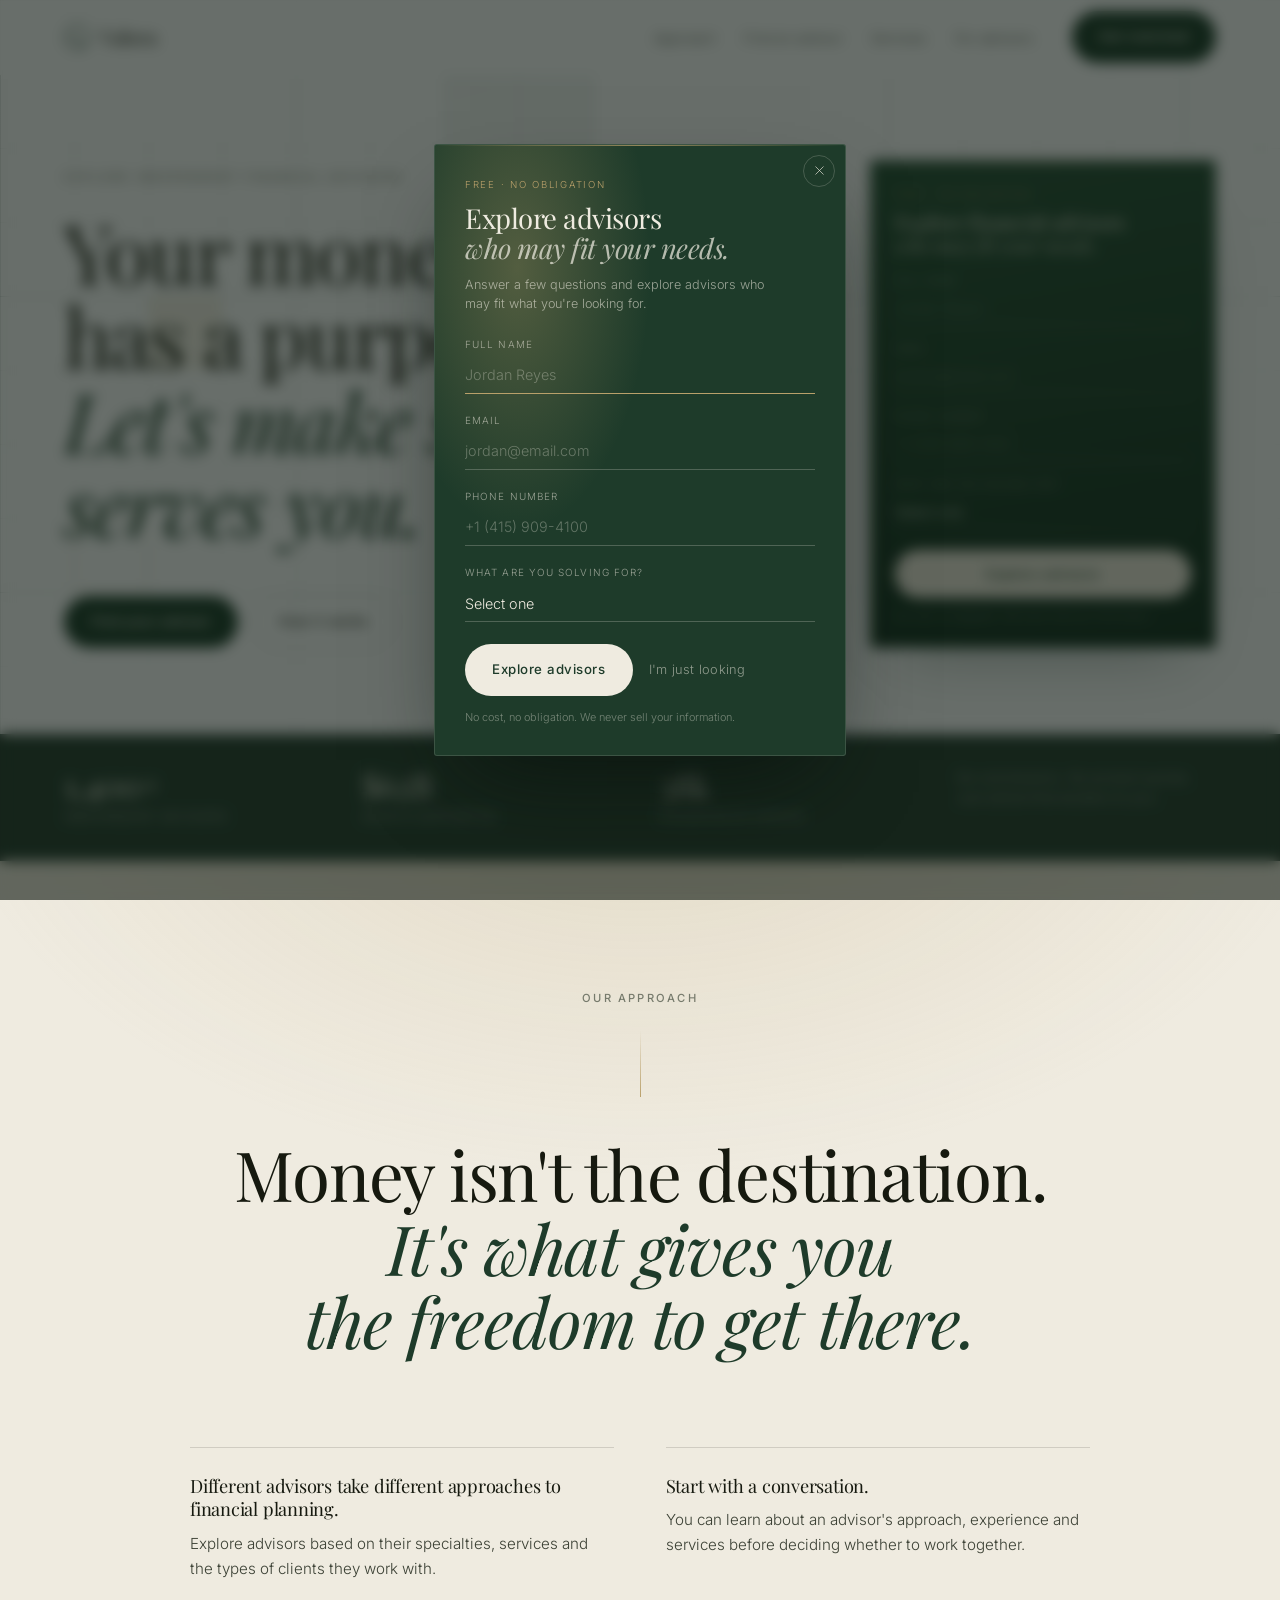
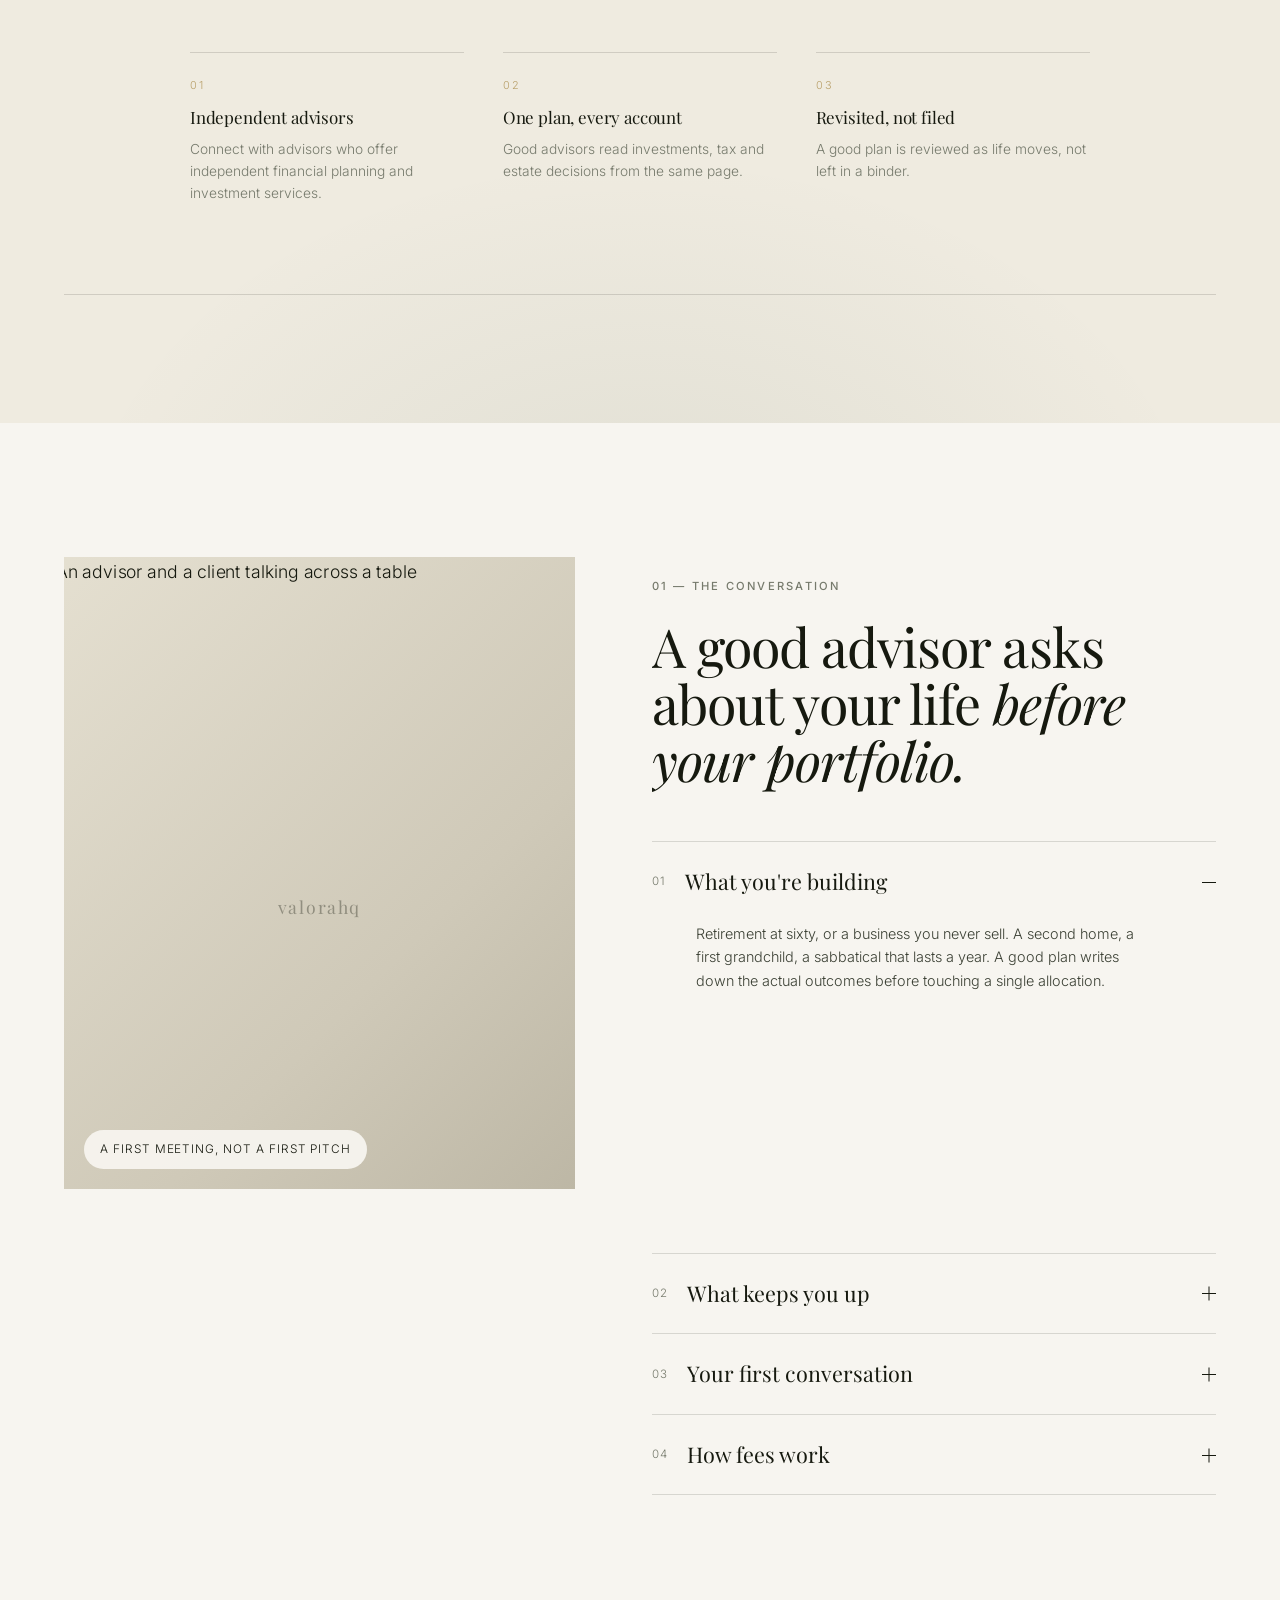
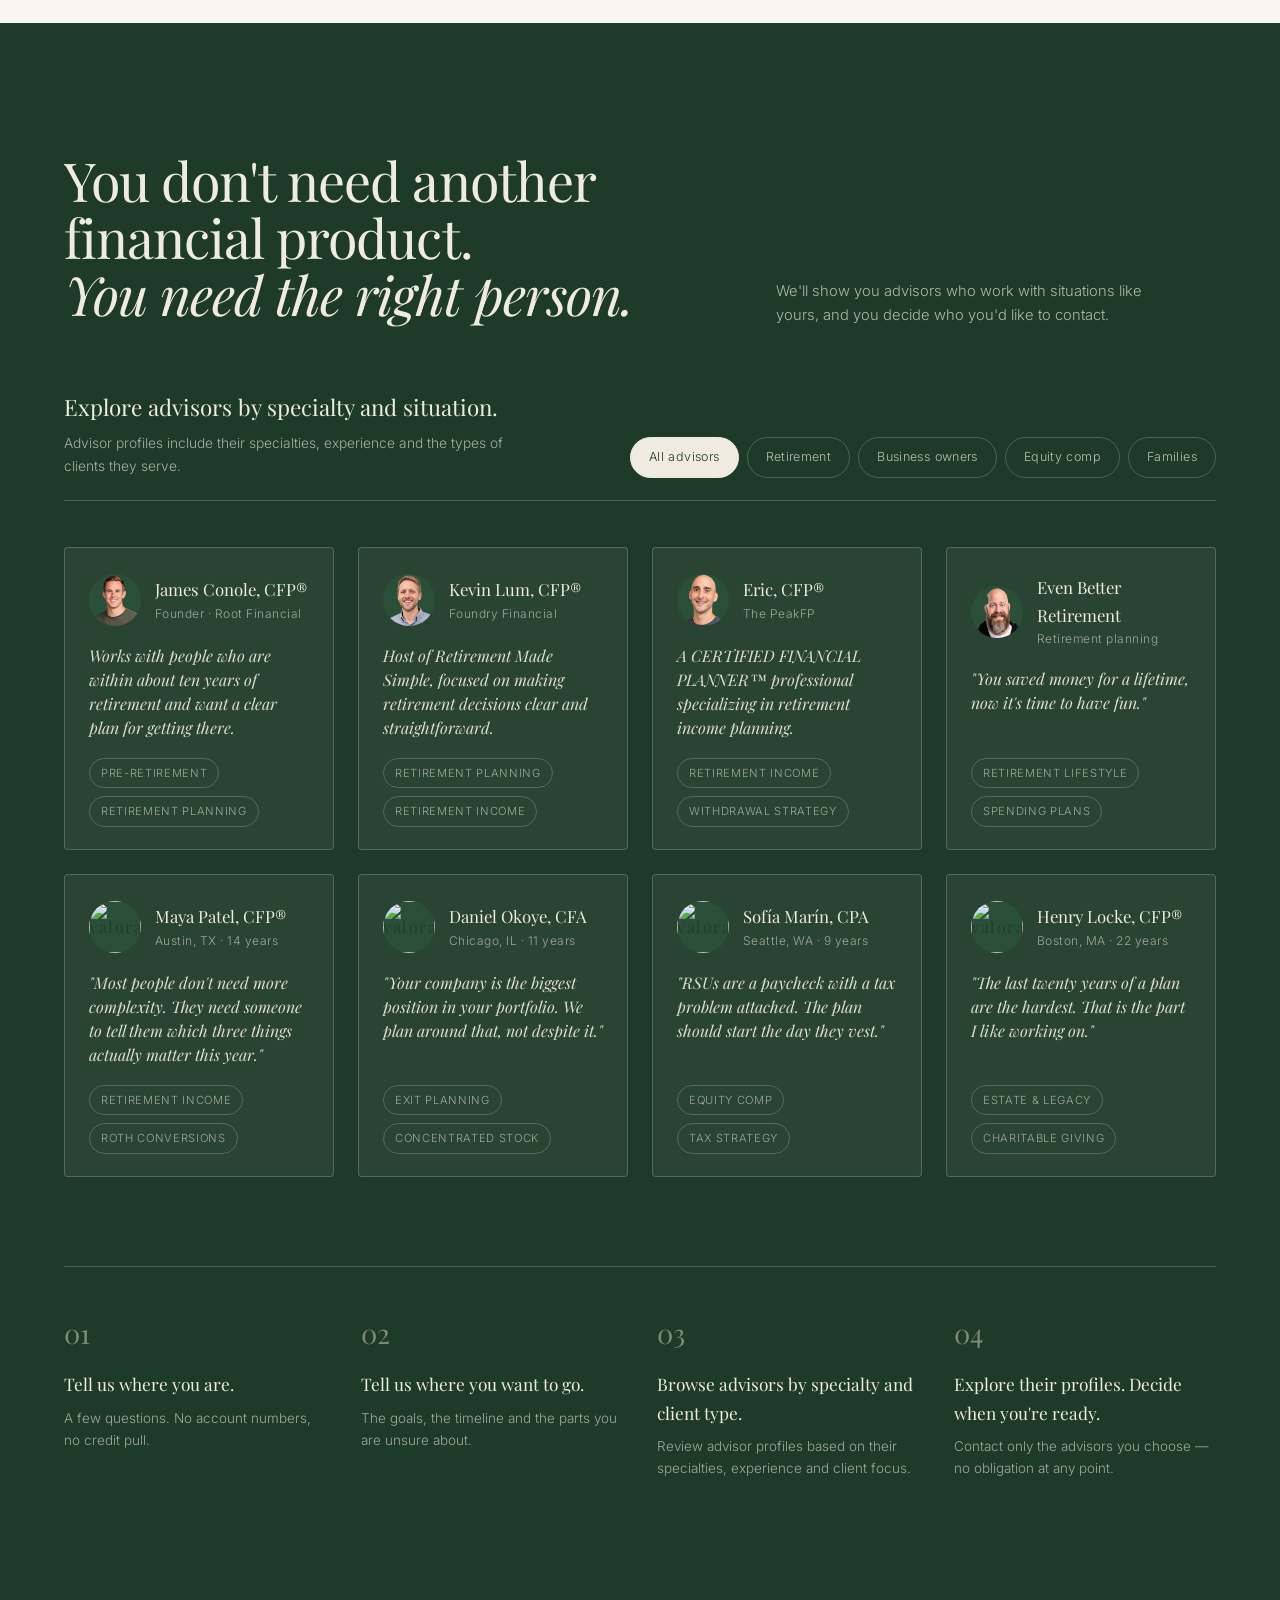
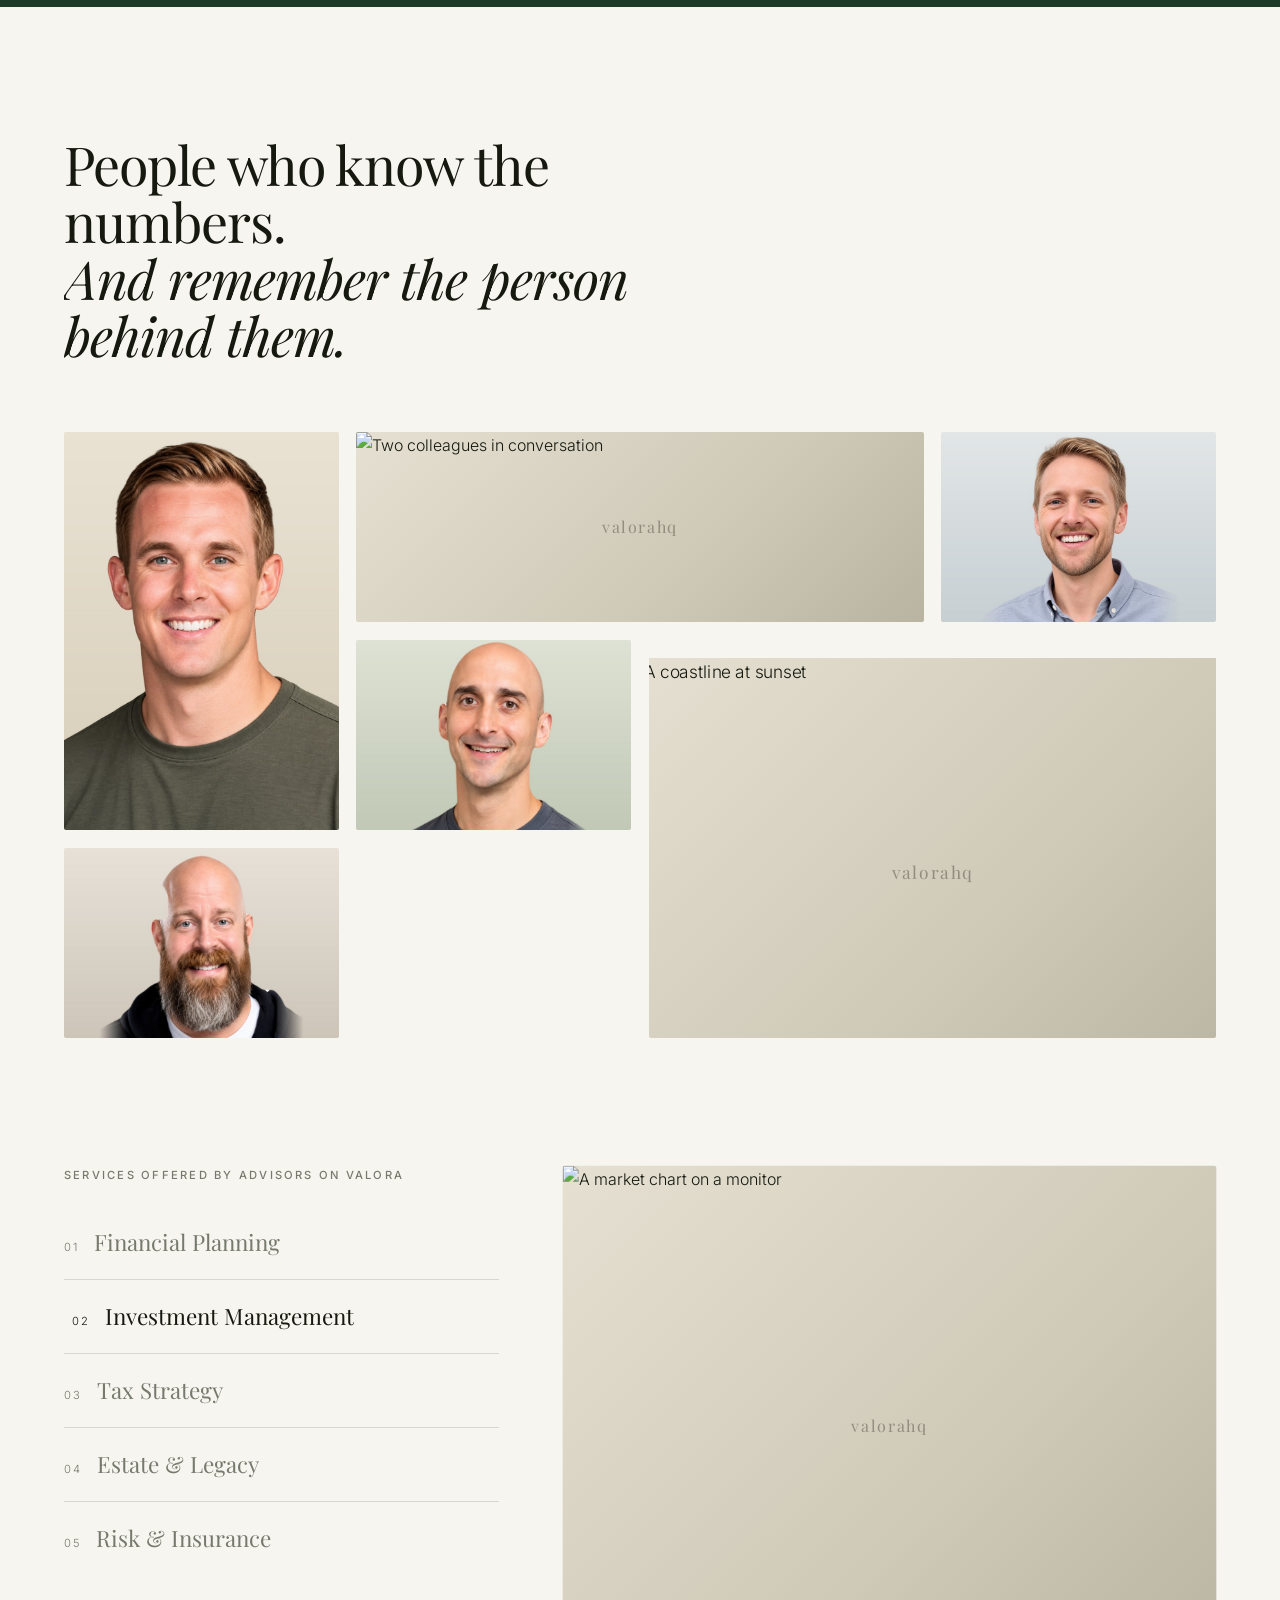
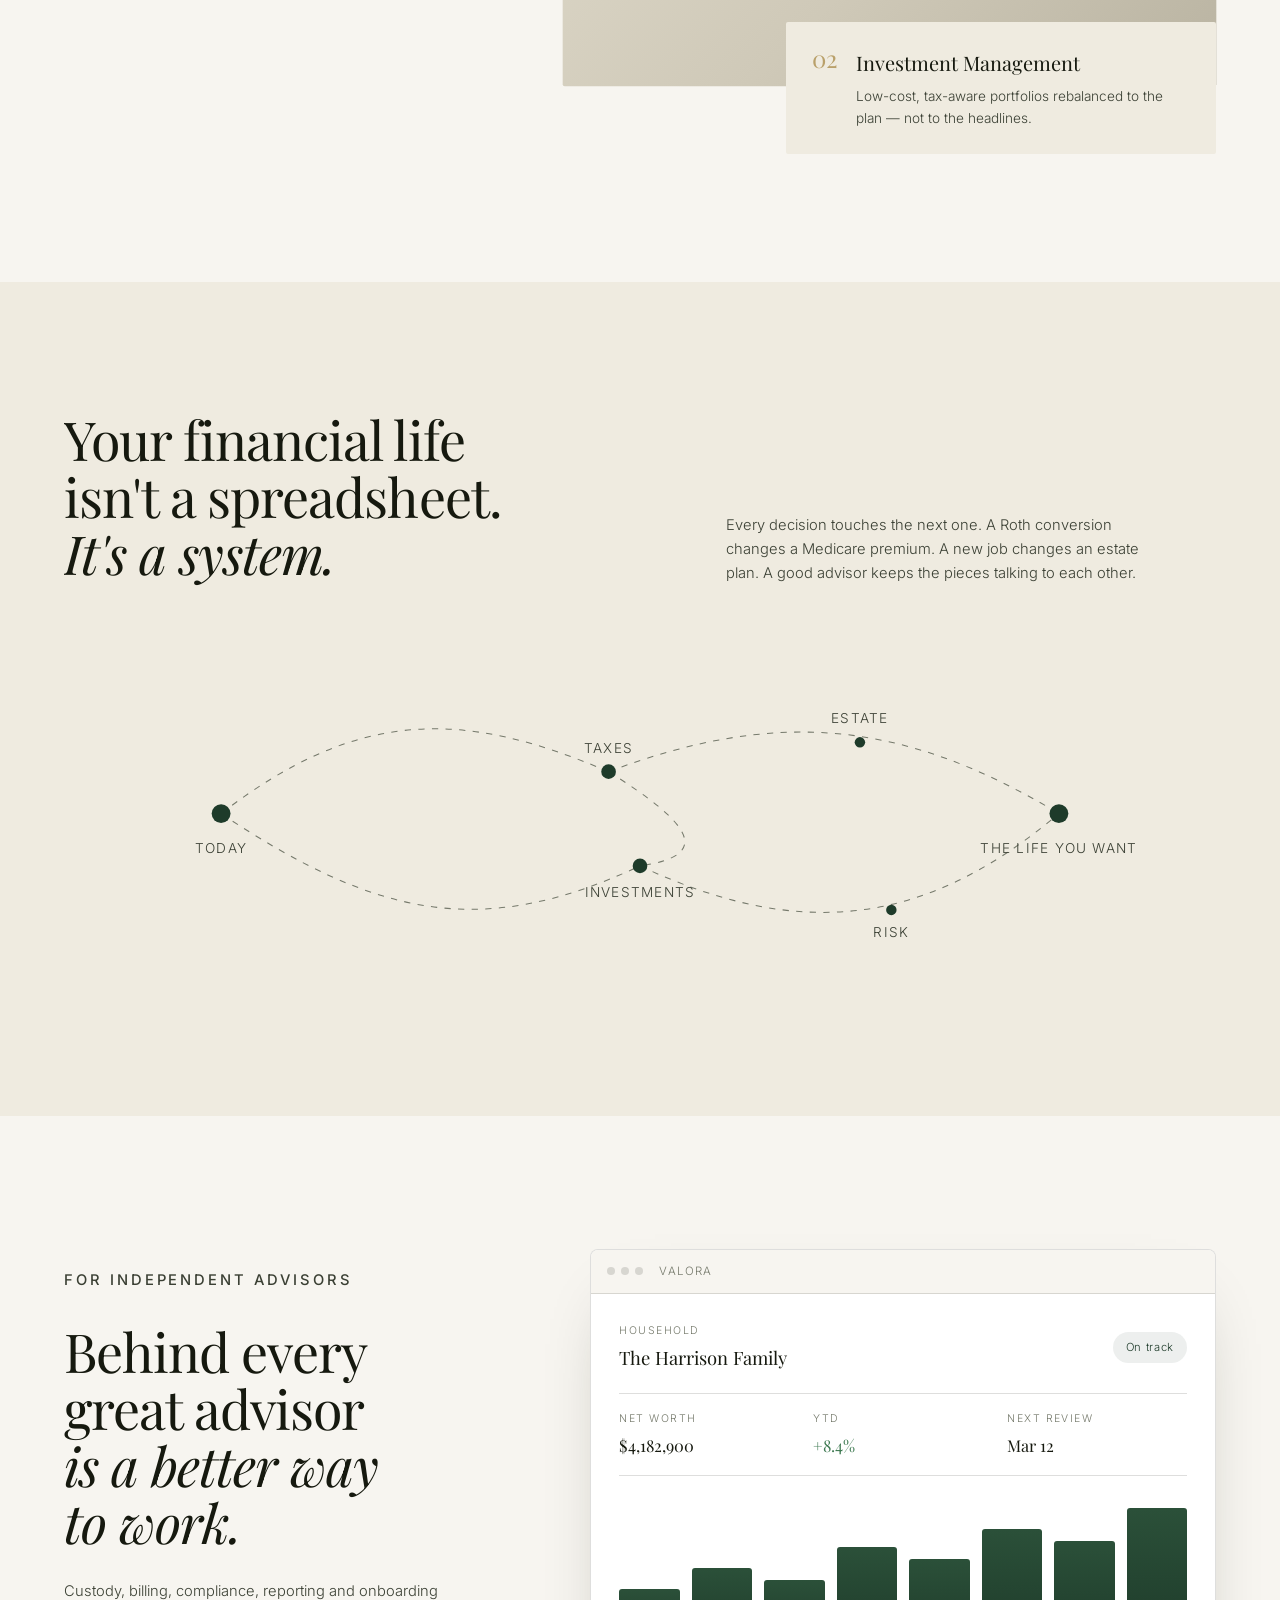
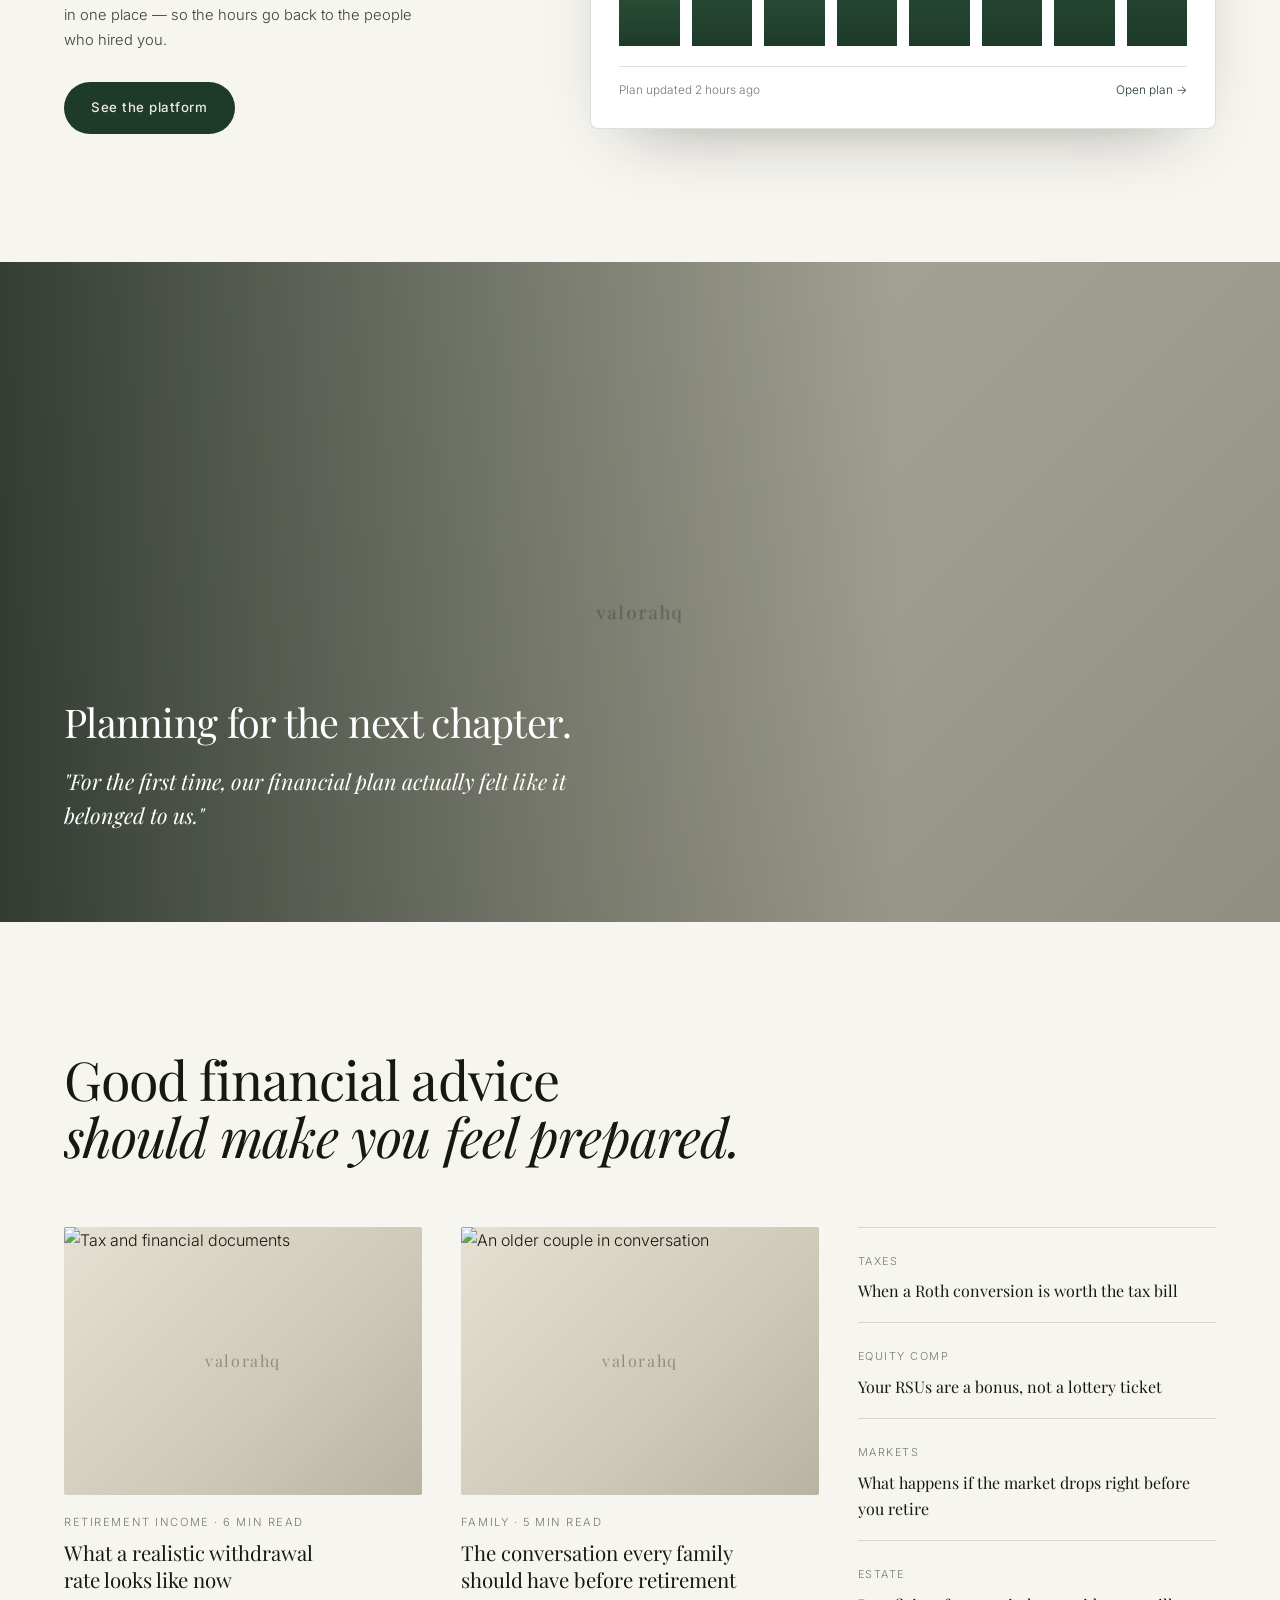
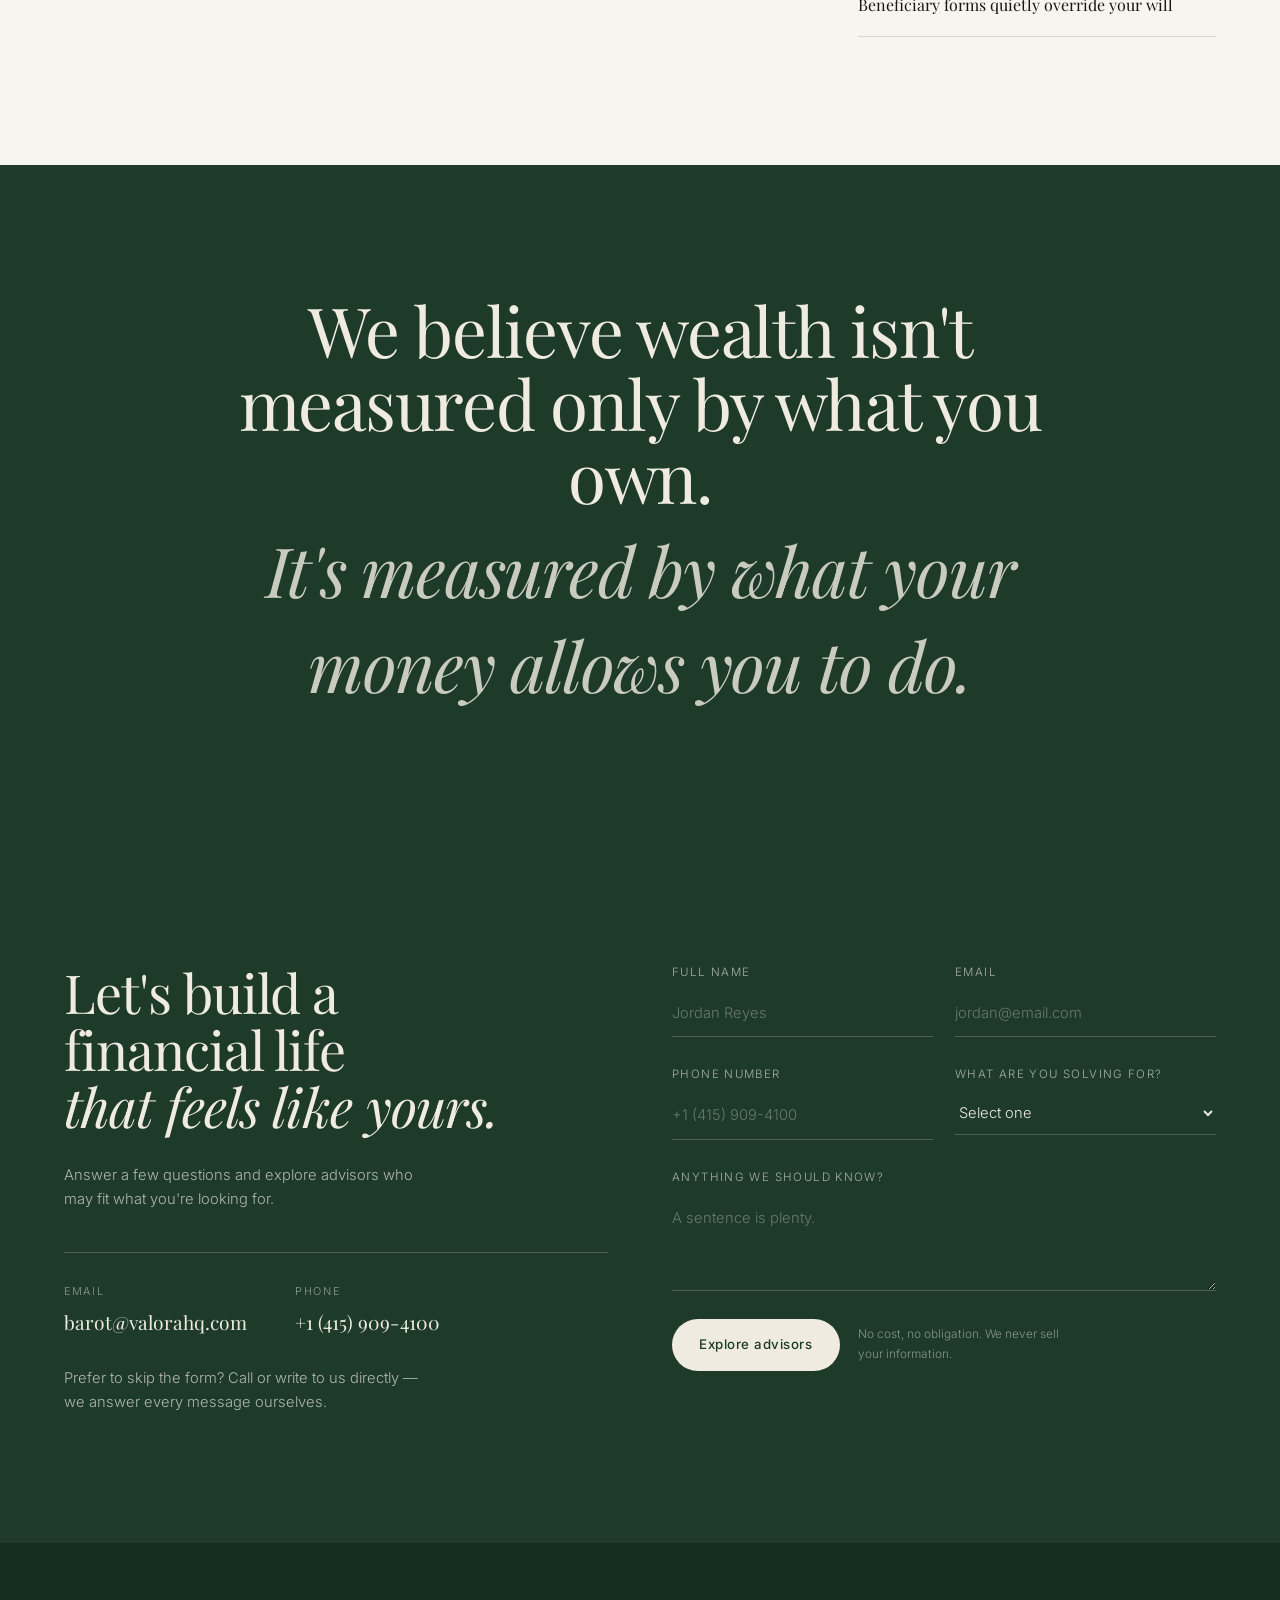
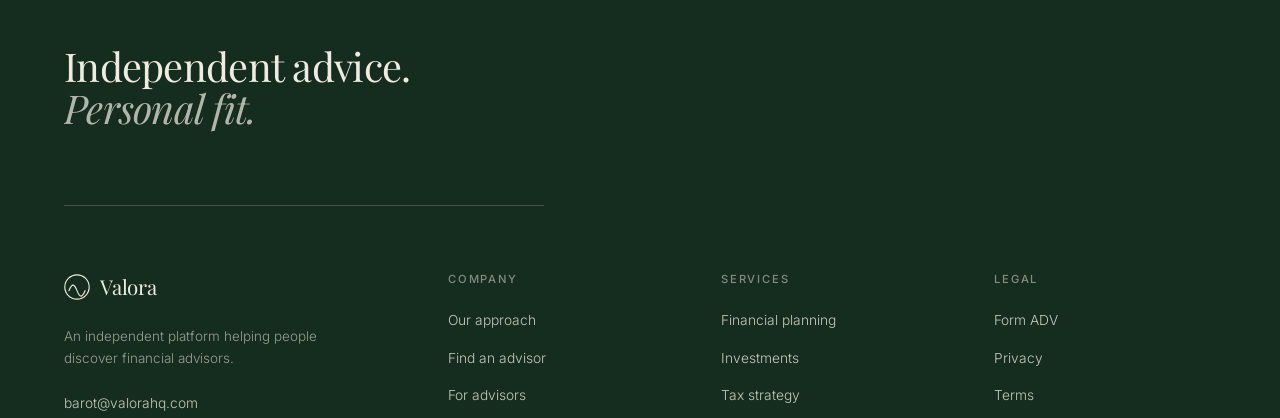
<file: index.html>
<!DOCTYPE html>
<html lang="en">
<!-- @build:head -->
<head>
<meta charset="UTF-8">
<meta name="viewport" content="width=device-width, initial-scale=1.0">
<title>Valora — Your money has a purpose</title>
<meta name="description" content="Explore independent financial advisors. Valora helps you find advisors who work with situations like yours — you decide who you&#x27;d like to contact.">
<link rel="preconnect" href="https://fonts.googleapis.com">
<link rel="preconnect" href="https://fonts.gstatic.com" crossorigin>
<link href="https://fonts.googleapis.com/css2?family=Playfair+Display:ital,wght@0,400;0,500;0,600;1,400;1,500&family=Inter:wght@300;400;500;600&display=swap" rel="stylesheet">
<link rel="stylesheet" href="/styles.css">
<link rel="icon" href="data:image/svg+xml,<svg xmlns='http://www.w3.org/2000/svg' viewBox='0 0 100 100'><rect width='100' height='100' rx='22' fill='%231e3b2a'/><text x='50' y='70' font-size='58' text-anchor='middle' fill='%23efebe0' font-family='Georgia'>V</text></svg>">
</head>
<!-- /@build:head -->
<body>

<a class="skip-link" href="#main">Skip to content</a>

<!-- ================= HEADER ================= -->
<!-- @build:header -->
<header class="site-header" id="siteHeader">
  <div class="container header__inner">
    <a class="logo" href="/" aria-label="Valora home">
      <span class="logo__mark" aria-hidden="true">
        <svg viewBox="0 0 32 32" fill="none"><circle cx="16" cy="16" r="15" stroke="currentColor" stroke-width="1.4"/><path d="M6 20.5c4-9 6.5-9 10 0s6 9 10 0" stroke="currentColor" stroke-width="1.4" stroke-linecap="round"/></svg>
      </span>
      <span class="logo__word">Valora</span>
    </a>

    <nav class="nav" id="primaryNav" aria-label="Primary">
      <ul class="nav__list">
        <li><a href="/#approach">Approach</a></li>
        <li><a href="/#advisors">Find an advisor</a></li>
        <li><a href="/#services">Services</a></li>
        <li><a href="/advisors.html">For advisors</a></li>
      </ul>
      <div class="nav__cta">
        <a class="btn btn--dark" href="/#contact">Get matched</a>
      </div>
    </nav>

    <button class="nav-toggle" id="navToggle" aria-expanded="false" aria-controls="primaryNav" aria-label="Open menu">
      <span></span><span></span><span></span>
    </button>
  </div>
</header>
<!-- /@build:header -->

<main id="main">

<!-- ================= HERO ================= -->
<section class="hero" id="top">
  <div class="hero__grid" aria-hidden="true">
    <span class="hero__cell hero__cell--gold"></span>
    <span class="hero__cell hero__cell--wide"></span>
    <span class="hero__cell hero__cell--ring"></span>
    <span class="hero__cell hero__cell--green"></span>
  </div>

  <div class="container hero__inner">
    <div class="hero__copy">
      <p class="eyebrow reveal">Explore independent financial advisors</p>
      <h1 class="hero__title reveal">
        Your money<br>
        has a purpose.<br>
        <em>Let's make sure it<br>serves you.</em>
      </h1>
      <div class="hero__actions reveal">
        <a class="btn btn--dark" href="#advisors">Find your advisor</a>
        <a class="btn btn--outline" href="#approach">How it works</a>
      </div>
    </div>

    <!-- @build:hero-card -->
<aside class="hcard reveal reveal--right">
      <span class="hcard__edge" aria-hidden="true"></span>
      <p class="hcard__eyebrow">Free · No obligation</p>
      <h2 class="hcard__title">Explore financial advisors<br><em>who may fit your needs.</em></h2>

      <form class="hcard__form" id="heroForm" data-lead="Client" data-done="#heroDone" novalidate>
        <div class="hfield" data-field>
          <label for="hname">Full name</label>
          <input id="hname" name="name" type="text" required placeholder="Jordan Reyes" autocomplete="name">
          <small class="err" data-err="name"></small>
        </div>
        <div class="hfield" data-field>
          <label for="hemail">Email</label>
          <input id="hemail" name="email" type="email" required placeholder="jordan@email.com" autocomplete="email">
          <small class="err" data-err="email"></small>
        </div>
        <div class="hfield" data-field>
          <label for="hphone">Phone number</label>
          <input id="hphone" name="phone" type="tel" required placeholder="+1 (415) 909-4100" autocomplete="tel" inputmode="tel">
          <small class="err" data-err="phone"></small>
        </div>
        <div class="hfield" data-field>
          <label for="hgoal">What are you solving for?</label>
          <select id="hgoal" name="goal" required><option value="">Select one</option><option>Retirement income</option><option>Equity compensation</option><option>Selling a business</option><option>Estate &amp; legacy</option><option>A second opinion</option></select>
          <small class="err" data-err="goal"></small>
        </div>

        <button class="btn btn--cream hcard__submit" type="submit">Explore advisors</button>
        <p class="hcard__fine">No cost, no obligation. We never sell your information.</p>
      </form>

      <div class="hcard__done" id="heroDone" hidden>
        <span class="hcard__tick" aria-hidden="true">
          <svg viewBox="0 0 32 32" fill="none"><path d="M8 17l5.5 5.5L24 11" stroke="currentColor" stroke-width="1.8" stroke-linecap="round" stroke-linejoin="round"/></svg>
        </span>
        <h3 data-done-title>Thank you.</h3>
        <p>We'll follow up within two business days with advisors who may fit what you're looking for.</p>
      </div>
    </aside>
<!-- /@build:hero-card -->
  </div>

  <div class="hero__bar">
    <div class="container hero__bar-grid">
      <div class="stat"><span class="stat__num" data-count="1400" data-suffix="+">0</span><span class="stat__label">Independent advisors</span></div>
      <div class="stat"><span class="stat__num" data-count="62" data-prefix="$" data-suffix="B">0</span><span class="stat__label">Assets supported</span></div>
      <div class="stat"><span class="stat__num" data-count="38" data-suffix="k">0</span><span class="stat__label">Households served</span></div>
      <div class="stat stat--note"><span class="stat__label">No commissions. No product quotas.<br>Just advice that answers to you.</span></div>
    </div>
  </div>
</section>

<!-- ================= STATEMENT ================= -->
<section class="section section--cream statement" id="approach">
  <div class="statement__glow" aria-hidden="true"></div>
  <div class="container">
    <p class="eyebrow statement__eyebrow reveal">Our approach</p>
    <span class="statement__mark reveal" aria-hidden="true"></span>

    <div class="statement__head">
      <h2 class="display display--xl">
        Money isn't the destination.<br>
        <em>It's what gives you<br>the freedom to get there.</em>
      </h2>
    </div>

    <div class="statement__cols">
      <p class="reveal"><span class="statement__lede">Different advisors take different approaches to financial planning.</span> Explore advisors based on their specialties, services and the types of clients they work with.</p>
      <p class="reveal"><span class="statement__lede">Start with a conversation.</span> You can learn about an advisor's approach, experience and services before deciding whether to work together.</p>
    </div>

    <ul class="statement__proof">
      <li class="reveal"><span class="statement__proof-num">01</span><h3>Independent advisors</h3><p>Connect with advisors who offer independent financial planning and investment services.</p></li>
      <li class="reveal"><span class="statement__proof-num">02</span><h3>One plan, every account</h3><p>Good advisors read investments, tax and estate decisions from the same page.</p></li>
      <li class="reveal"><span class="statement__proof-num">03</span><h3>Revisited, not filed</h3><p>A good plan is reviewed as life moves, not left in a binder.</p></li>
    </ul>

    <div class="statement__rule reveal" aria-hidden="true"></div>
  </div>
</section>

<!-- ================= LIFE / ACCORDION ================= -->
<section class="section section--paper life">
  <div class="container life__grid">
    <div class="life__media reveal">
      <img src="https://images.unsplash.com/photo-1551836022-d5d88e9218df?auto=format&fit=crop&w=1200&q=80" alt="An advisor and a client talking across a table" loading="lazy">
      <div class="life__media-tag">A first meeting, not a first pitch</div>
    </div>

    <div class="life__body">
      <p class="eyebrow reveal">01 — The conversation</p>
      <h2 class="display display--lg reveal">A good advisor asks<br>about your life <em>before<br>your portfolio.</em></h2>

      <div class="accordion reveal" id="accordion">
        <div class="acc__item is-open">
          <button class="acc__head" aria-expanded="true">
            <span class="acc__index">01</span>
            <span class="acc__title">What you're building</span>
            <span class="acc__icon" aria-hidden="true"></span>
          </button>
          <div class="acc__panel"><p>Retirement at sixty, or a business you never sell. A second home, a first grandchild, a sabbatical that lasts a year. A good plan writes down the actual outcomes before touching a single allocation.</p></div>
        </div>
        <div class="acc__item">
          <button class="acc__head" aria-expanded="false">
            <span class="acc__index">02</span>
            <span class="acc__title">What keeps you up</span>
            <span class="acc__icon" aria-hidden="true"></span>
          </button>
          <div class="acc__panel"><p>Concentration in one stock. A tax bill you did not see coming. Aging parents and a plan that never accounted for them. The risks that matter are rarely the ones in the brochure.</p></div>
        </div>
        <div class="acc__item">
          <button class="acc__head" aria-expanded="false">
            <span class="acc__index">03</span>
            <span class="acc__title">Your first conversation</span>
            <span class="acc__icon" aria-hidden="true"></span>
          </button>
          <div class="acc__panel"><p>Use the first conversation to understand the advisor's approach and whether their services fit your needs.</p></div>
        </div>
        <div class="acc__item">
          <button class="acc__head" aria-expanded="false">
            <span class="acc__index">04</span>
            <span class="acc__title">How fees work</span>
            <span class="acc__icon" aria-hidden="true"></span>
          </button>
          <div class="acc__panel"><p>Advisors set their own fees and service terms. Review each advisor's information before deciding whether to engage them.</p></div>
        </div>
      </div>
    </div>
  </div>
</section>

<!-- ================= ADVISOR MATCH (DARK) ================= -->
<section class="section section--green match" id="advisors">
  <div class="container">
    <div class="match__head">
      <h2 class="display display--lg reveal">You don't need another<br>financial product.<br><em>You need the right person.</em></h2>
      <p class="match__sub reveal">We'll show you advisors who work with situations like yours, and you decide who you'd like to contact.</p>
    </div>

    <div class="match__tools reveal">
      <div class="match__intro">
        <h3>Explore advisors by specialty and situation.</h3>
        <p>Advisor profiles include their specialties, experience and the types of clients they serve.</p>
      </div>
      <div class="chips" role="tablist" aria-label="Filter advisors by specialty">
        <button class="chip is-active" data-filter="all" role="tab" aria-selected="true">All advisors</button>
        <button class="chip" data-filter="retirement" role="tab" aria-selected="false">Retirement</button>
        <button class="chip" data-filter="business" role="tab" aria-selected="false">Business owners</button>
        <button class="chip" data-filter="equity" role="tab" aria-selected="false">Equity comp</button>
        <button class="chip" data-filter="family" role="tab" aria-selected="false">Families</button>
      </div>
    </div>

    <div class="match__grid" id="advisorGrid">

      <article class="acard" data-tags="retirement family" data-name="James Conole Root Financial retirement planning pre-retirees">
        <div class="acard__top">
          <img src="images/advisors/advisor-1.jpg" alt="" width="52" height="52" loading="lazy">
          <div><h3>James Conole, CFP®</h3><p>Founder · Root Financial</p></div>
        </div>
        <p class="acard__quote">Works with people who are within about ten years of retirement and want a clear plan for getting there.</p>
        <ul class="acard__tags"><li>Pre-retirement</li><li>Retirement planning</li></ul>
      </article>

      <article class="acard" data-tags="retirement" data-name="Kevin Lum Foundry Financial retirement made simple">
        <div class="acard__top">
          <img src="images/advisors/advisor-2.jpg" alt="" width="52" height="52" loading="lazy">
          <div><h3>Kevin Lum, CFP®</h3><p>Foundry Financial</p></div>
        </div>
        <p class="acard__quote">Host of Retirement Made Simple, focused on making retirement decisions clear and straightforward.</p>
        <ul class="acard__tags"><li>Retirement planning</li><li>Retirement income</li></ul>
      </article>

      <article class="acard" data-tags="retirement" data-name="Eric The PeakFP Peak retirement income planning">
        <div class="acard__top">
          <img src="images/advisors/advisor-3.jpg" alt="" width="52" height="52" loading="lazy">
          <div><h3>Eric, CFP®</h3><p>The PeakFP</p></div>
        </div>
        <p class="acard__quote">A CERTIFIED FINANCIAL PLANNER™ professional specializing in retirement income planning.</p>
        <ul class="acard__tags"><li>Retirement income</li><li>Withdrawal strategy</li></ul>
      </article>

      <article class="acard" data-tags="retirement family" data-name="Even Better Retirement retirement lifestyle spending">
        <div class="acard__top">
          <img src="images/advisors/advisor-4.jpg" alt="" width="52" height="52" loading="lazy">
          <div><h3>Even Better Retirement</h3><p>Retirement planning</p></div>
        </div>
        <p class="acard__quote">"You saved money for a lifetime, now it's time to have fun."</p>
        <ul class="acard__tags"><li>Retirement lifestyle</li><li>Spending plans</li></ul>
      </article>
      <article class="acard" data-tags="retirement family" data-name="Maya Patel Austin Texas retirement income roth">
        <div class="acard__top">
          <img src="https://images.unsplash.com/photo-1573496359142-b8d87734a5a2?auto=format&fit=crop&w=400&q=80" alt="" loading="lazy">
          <div><h3>Maya Patel, CFP®</h3><p>Austin, TX · 14 years</p></div>
        </div>
        <p class="acard__quote">"Most people don't need more complexity. They need someone to tell them which three things actually matter this year."</p>
        <ul class="acard__tags"><li>Retirement income</li><li>Roth conversions</li></ul>
      </article>

      <article class="acard" data-tags="business equity" data-name="Daniel Okoye Chicago Illinois business exit planning">
        <div class="acard__top">
          <img src="https://images.unsplash.com/photo-1507003211169-0a1dd7228f2d?auto=format&fit=crop&w=400&q=80" alt="" loading="lazy">
          <div><h3>Daniel Okoye, CFA</h3><p>Chicago, IL · 11 years</p></div>
        </div>
        <p class="acard__quote">"Your company is the biggest position in your portfolio. We plan around that, not despite it."</p>
        <ul class="acard__tags"><li>Exit planning</li><li>Concentrated stock</li></ul>
      </article>

      <article class="acard" data-tags="equity family" data-name="Sofia Marin Seattle Washington equity compensation tax">
        <div class="acard__top">
          <img src="https://images.unsplash.com/photo-1494790108377-be9c29b29330?auto=format&fit=crop&w=400&q=80" alt="" loading="lazy">
          <div><h3>Sofía Marín, CPA</h3><p>Seattle, WA · 9 years</p></div>
        </div>
        <p class="acard__quote">"RSUs are a paycheck with a tax problem attached. The plan should start the day they vest."</p>
        <ul class="acard__tags"><li>Equity comp</li><li>Tax strategy</li></ul>
      </article>

      <article class="acard" data-tags="retirement business" data-name="Henry Locke Boston Massachusetts estate legacy giving">
        <div class="acard__top">
          <img src="https://images.unsplash.com/photo-1560250097-0b93528c311a?auto=format&fit=crop&w=400&q=80" alt="" loading="lazy">
          <div><h3>Henry Locke, CFP®</h3><p>Boston, MA · 22 years</p></div>
        </div>
        <p class="acard__quote">"The last twenty years of a plan are the hardest. That is the part I like working on."</p>
        <ul class="acard__tags"><li>Estate &amp; legacy</li><li>Charitable giving</li></ul>
      </article>
    </div>
    <p class="match__empty" id="matchEmpty" hidden>No advisors match that search yet — try a different specialty.</p>

    <ol class="steps">
      <li class="step reveal"><span class="step__num">01</span><h4>Tell us where you are.</h4><p>A few questions. No account numbers, no credit pull.</p></li>
      <li class="step reveal"><span class="step__num">02</span><h4>Tell us where you want to go.</h4><p>The goals, the timeline and the parts you are unsure about.</p></li>
      <li class="step reveal"><span class="step__num">03</span><h4>Browse advisors by specialty and client type.</h4><p>Review advisor profiles based on their specialties, experience and client focus.</p></li>
      <li class="step reveal"><span class="step__num">04</span><h4>Explore their profiles. Decide when you're ready.</h4><p>Contact only the advisors you choose — no obligation at any point.</p></li>
    </ol>
  </div>
</section>

<!-- ================= PEOPLE MOSAIC ================= -->
<section class="section section--paper people">
  <div class="container">
    <h2 class="display display--lg people__title reveal">People who know the numbers.<br><em>And remember the person<br>behind them.</em></h2>

    <div class="mosaic">
      <figure class="mos mos--a reveal"><img src="images/advisors/advisor-1-mosaic.jpg" alt="James Conole, CFP®" width="800" height="1175" loading="lazy"><figcaption>James Conole · Root Financial</figcaption></figure>
      <figure class="mos mos--b reveal"><img src="https://images.unsplash.com/photo-1590649681928-4b179f773bd5?auto=format&fit=crop&crop=faces&w=1400&h=475&q=80" alt="Two colleagues in conversation" loading="lazy"><figcaption>Client review, Q2</figcaption></figure>
      <figure class="mos mos--c reveal"><img src="images/advisors/advisor-2-mosaic.jpg" alt="Kevin Lum, CFP®" width="800" height="560" loading="lazy"><figcaption>Kevin Lum · Foundry Financial</figcaption></figure>
      <figure class="mos mos--d reveal"><img src="images/advisors/advisor-3-mosaic.jpg" alt="Eric, CFP®, The PeakFP" width="800" height="560" loading="lazy"><figcaption>Eric · The PeakFP</figcaption></figure>
      <figure class="mos mos--e reveal"><img src="https://images.unsplash.com/photo-1742379236765-f7a5dbef04b4?auto=format&fit=crop&crop=entropy&w=1400&h=995&q=80" alt="A coastline at sunset" loading="lazy"><figcaption>Where the plan is heading</figcaption></figure>
      <figure class="mos mos--f reveal"><img src="images/advisors/advisor-4-mosaic.jpg" alt="Even Better Retirement" width="800" height="560" loading="lazy"><figcaption>Even Better Retirement</figcaption></figure>
    </div>
  </div>
</section>

<!-- ================= SERVICES SWITCHER ================= -->
<section class="section section--paper services" id="services">
  <div class="container services__grid">
    <div class="services__list">
      <p class="eyebrow reveal">Services offered by advisors on Valora</p>
      <ul class="slist" id="serviceList">
        <li><button class="slist__btn is-active" data-service="1"><span>01</span> Financial Planning</button></li>
        <li><button class="slist__btn" data-service="2"><span>02</span> Investment Management</button></li>
        <li><button class="slist__btn" data-service="3"><span>03</span> Tax Strategy</button></li>
        <li><button class="slist__btn" data-service="4"><span>04</span> Estate &amp; Legacy</button></li>
        <li><button class="slist__btn" data-service="5"><span>05</span> Risk &amp; Insurance</button></li>
      </ul>
    </div>

    <div class="services__panel reveal">
      <div class="spanel is-active" data-panel="1">
        <img src="https://images.unsplash.com/photo-1606788075819-9574a6edfab3?auto=format&fit=crop&w=1400&q=80" alt="A family gathered around a table" loading="lazy">
        <div class="spanel__caption"><span class="spanel__num">01</span><div><h3>Financial Planning</h3><p>Cash flow, goals and trade-offs in one document you can actually read.</p></div></div>
      </div>
      <div class="spanel" data-panel="2">
        <img src="https://images.unsplash.com/photo-1560221328-12fe60f83ab8?auto=format&fit=crop&w=1400&q=80" alt="A market chart on a monitor" loading="lazy">
        <div class="spanel__caption"><span class="spanel__num">02</span><div><h3>Investment Management</h3><p>Low-cost, tax-aware portfolios rebalanced to the plan — not to the headlines.</p></div></div>
      </div>
      <div class="spanel" data-panel="3">
        <img src="https://images.unsplash.com/photo-1554224155-6726b3ff858f?auto=format&fit=crop&w=1400&q=80" alt="Tax paperwork, a pen and a calculator" loading="lazy">
        <div class="spanel__caption"><span class="spanel__num">03</span><div><h3>Tax Strategy</h3><p>Withdrawal order, harvesting and conversions, coordinated with your CPA.</p></div></div>
      </div>
      <div class="spanel" data-panel="4">
        <img src="https://images.unsplash.com/photo-1758686253692-2d6921de12dd?auto=format&fit=crop&w=1400&q=80" alt="An older couple at home together" loading="lazy">
        <div class="spanel__caption"><span class="spanel__num">04</span><div><h3>Estate &amp; Legacy</h3><p>Titling, beneficiaries and the conversations most families postpone.</p></div></div>
      </div>
      <div class="spanel" data-panel="5">
        <img src="https://images.unsplash.com/photo-1745927012696-49ae8322e81a?auto=format&fit=crop&w=1400&q=80" alt="Coastal cliffs meeting the sea" loading="lazy">
        <div class="spanel__caption"><span class="spanel__num">05</span><div><h3>Risk &amp; Insurance</h3><p>Coverage sized to the plan and reviewed as the plan changes. Nothing sold in-house.</p></div></div>
      </div>
    </div>
  </div>
</section>

<!-- ================= SYSTEM DIAGRAM ================= -->
<section class="section section--cream system">
  <div class="container">
    <div class="system__head">
      <h2 class="display display--lg reveal">Your financial life<br>isn't a spreadsheet.<br><em>It's a system.</em></h2>
      <p class="reveal">Every decision touches the next one. A Roth conversion changes a Medicare premium. A new job changes an estate plan. A good advisor keeps the pieces talking to each other.</p>
    </div>

    <div class="diagram reveal" id="diagram">
      <svg viewBox="0 0 1100 320" preserveAspectRatio="xMidYMid meet" role="img" aria-label="Diagram showing how planning areas connect from today to the life you want">
        <g class="dg-lines" fill="none" stroke="currentColor" stroke-width="1" stroke-dasharray="5 6">
          <path d="M150 160 C 280 60, 380 60, 520 120"/>
          <path d="M150 160 C 300 260, 400 280, 550 210"/>
          <path d="M520 120 C 680 60, 800 70, 950 160"/>
          <path d="M550 210 C 700 280, 820 270, 950 160"/>
          <path d="M520 120 C 600 170, 620 200, 550 210"/>
        </g>
        <g class="dg-nodes">
          <circle cx="150" cy="160" r="9"/><circle cx="520" cy="120" r="7"/><circle cx="550" cy="210" r="7"/>
          <circle cx="760" cy="92" r="5"/><circle cx="790" cy="252" r="5"/><circle cx="950" cy="160" r="9"/>
        </g>
        <g class="dg-text">
          <text x="150" y="198" text-anchor="middle">Today</text>
          <text x="520" y="102" text-anchor="middle">Taxes</text>
          <text x="550" y="240" text-anchor="middle">Investments</text>
          <text x="760" y="74" text-anchor="middle">Estate</text>
          <text x="790" y="278" text-anchor="middle">Risk</text>
          <text x="950" y="198" text-anchor="middle">The life you want</text>
        </g>
      </svg>

      <!-- readable stand-in for the diagram on narrow screens -->
      <ol class="diagram__flow" aria-hidden="true">
        <li>Today</li>
        <li>Taxes</li>
        <li>Investments</li>
        <li>Estate</li>
        <li>Risk</li>
        <li>The life you want</li>
      </ol>
    </div>
  </div>
</section>

<!-- ================= PLATFORM ================= -->
<section class="section section--paper platform" id="platform">
  <div class="container platform__grid">
    <div class="platform__copy">
      <p class="eyebrow reveal">For independent advisors</p>
      <h2 class="display display--lg reveal">Behind every<br>great advisor<br><em>is a better way<br>to work.</em></h2>
      <p class="reveal">Custody, billing, compliance, reporting and onboarding in one place — so the hours go back to the people who hired you.</p>
      <a class="btn btn--dark reveal" href="/advisors.html">See the platform</a>
    </div>

    <div class="mock reveal" aria-hidden="true">
      <div class="mock__bar"><span></span><span></span><span></span><em>Valora</em></div>
      <div class="mock__body">
        <div class="mock__row">
          <div><p class="mock__label">Household</p><p class="mock__h">The Harrison Family</p></div>
          <div class="mock__pill">On track</div>
        </div>
        <div class="mock__kpis">
          <div><p class="mock__label">Net worth</p><p class="mock__val">$4,182,900</p></div>
          <div><p class="mock__label">YTD</p><p class="mock__val mock__val--up">+8.4%</p></div>
          <div><p class="mock__label">Next review</p><p class="mock__val">Mar 12</p></div>
        </div>
        <div class="mock__chart">
          <span style="--h:38%"></span><span style="--h:52%"></span><span style="--h:44%"></span><span style="--h:66%"></span>
          <span style="--h:58%"></span><span style="--h:78%"></span><span style="--h:70%"></span><span style="--h:92%"></span>
        </div>
        <div class="mock__foot"><span>Plan updated 2 hours ago</span><span class="mock__link">Open plan →</span></div>
      </div>
    </div>
  </div>
</section>

<!-- ================= NEXT CHAPTER ================= -->
<section class="section--flush chapter">
  <img src="https://images.unsplash.com/photo-1783253708577-5d657876fb6b?auto=format&fit=crop&w=2000&q=80" alt="An older couple standing together on a beach" loading="lazy">
  <div class="chapter__scrim"></div>
  <div class="container chapter__inner">
    <h2 class="display display--md reveal">Planning for the next chapter.</h2>
    <blockquote class="reveal">"For the first time, our financial plan actually felt like it belonged to us."</blockquote>
  </div>
</section>

<!-- ================= INSIGHTS (NON-CLICKABLE) ================= -->
<section class="section section--paper insights" id="insights">
  <div class="container">
    <div class="insights__head">
      <h2 class="display display--lg reveal">Good financial advice<br><em>should make you feel <span class="rotator" data-rotate="empowered.|prepared.|confident.|free.">confident.</span></em></h2>
    </div>

    <div class="insights__grid">
      <article class="post reveal">
        <img src="https://images.unsplash.com/photo-1554224154-26032ffc0d07?auto=format&fit=crop&w=1000&q=80" alt="Tax and financial documents" loading="lazy">
        <p class="post__meta">Retirement income · 6 min read</p>
        <h3>What a realistic withdrawal rate looks like now</h3>
      </article>

      <article class="post reveal">
        <img src="https://images.unsplash.com/photo-1758691031787-90867cb6fb2c?auto=format&fit=crop&w=1000&q=80" alt="An older couple in conversation" loading="lazy">
        <p class="post__meta">Family · 5 min read</p>
        <h3>The conversation every family should have before retirement</h3>
      </article>

      <ul class="post-list">
        <li class="reveal"><div><span>Taxes</span><h4>When a Roth conversion is worth the tax bill</h4></div></li>
        <li class="reveal"><div><span>Equity comp</span><h4>Your RSUs are a bonus, not a lottery ticket</h4></div></li>
        <li class="reveal"><div><span>Markets</span><h4>What happens if the market drops right before you retire</h4></div></li>
        <li class="reveal"><div><span>Estate</span><h4>Beneficiary forms quietly override your will</h4></div></li>
      </ul>
    </div>
  </div>
</section>

<!-- ================= BELIEF ================= -->
<section class="section section--green belief">
  <div class="container">
    <h2 class="display display--xl reveal">
      We believe wealth isn't<br>measured only by what you own.
      <em>It's measured by what your<br>money allows you to do.</em>
    </h2>
  </div>
</section>

<!-- ================= CTA / FORM ================= -->
<!-- @build:contact -->
<section class="section section--green cta" id="contact">
  <div class="container cta__grid">
    <div class="cta__copy">
      <h2 class="display display--lg reveal">Let's build a<br>financial life<br><em>that feels like yours.</em></h2>
      <p class="reveal">Answer a few questions and explore advisors who may fit what you're looking for.</p>

      <ul class="direct reveal">
        <li>
          <span class="direct__label">Email</span>
          <a class="direct__link" href="mailto:barot@valorahq.com">barot@valorahq.com</a>
        </li>
        <li>
          <span class="direct__label">Phone</span>
          <a class="direct__link" href="tel:+14159094100">+1 (415) 909-4100</a>
        </li>
      </ul>
      <p class="direct__note reveal">Prefer to skip the form? Call or write to us directly — we answer every message ourselves.</p>
    </div>

    <form class="form reveal" id="matchForm" data-lead="Client" data-success="Thank you, {name} — we'll follow up within two business days with advisors who may fit what you're looking for." novalidate>
        <div class="field" data-field>
          <label for="fname">Full name</label>
          <input id="fname" name="name" type="text" required placeholder="Jordan Reyes" autocomplete="name">
          <small class="err" data-err="name"></small>
        </div>
        <div class="field" data-field>
          <label for="femail">Email</label>
          <input id="femail" name="email" type="email" required placeholder="jordan@email.com" autocomplete="email">
          <small class="err" data-err="email"></small>
        </div>
        <div class="field" data-field>
          <label for="fphone">Phone number</label>
          <input id="fphone" name="phone" type="tel" required placeholder="+1 (415) 909-4100" autocomplete="tel" inputmode="tel">
          <small class="err" data-err="phone"></small>
        </div>
        <div class="field" data-field>
          <label for="fgoal">What are you solving for?</label>
          <select id="fgoal" name="goal" required><option value="">Select one</option><option>Retirement income</option><option>Equity compensation</option><option>Selling a business</option><option>Estate &amp; legacy</option><option>A second opinion</option></select>
          <small class="err" data-err="goal"></small>
        </div>
        <div class="field field--full" data-field>
          <label for="fnote">Anything we should know?</label>
          <textarea id="fnote" name="note" rows="3" placeholder="A sentence is plenty."></textarea>
        </div>
      <div class="field field--full form__foot">
        <button class="btn btn--cream" type="submit">Explore advisors</button>
        <p class="form__fine">No cost, no obligation. We never sell your information.</p>
      </div>
      <p class="form__success" role="status" hidden></p>
    </form>
  </div>
</section>
<!-- /@build:contact -->

</main>

<!-- ================= FOOTER ================= -->
<!-- @build:footer -->
<footer class="footer">
  <div class="container">
    <h2 class="display display--md footer__statement reveal">Independent advice.<br><em>Personal fit.</em></h2>

    <div class="footer__grid">
      <div class="footer__brand">
        <a class="logo logo--light" href="/">
          <span class="logo__mark" aria-hidden="true"><svg viewBox="0 0 32 32" fill="none"><circle cx="16" cy="16" r="15" stroke="currentColor" stroke-width="1.4"/><path d="M6 20.5c4-9 6.5-9 10 0s6 9 10 0" stroke="currentColor" stroke-width="1.4" stroke-linecap="round"/></svg></span>
          <span class="logo__word">Valora</span>
        </a>
        <p>An independent platform helping people discover financial advisors.</p>
        <ul class="footer__contact">
          <li><a href="mailto:barot@valorahq.com">barot@valorahq.com</a></li>
          <li><a href="tel:+14159094100">+1 (415) 909-4100</a></li>
        </ul>
      </div>

      <nav class="footer__col" aria-label="Company"><h5>Company</h5><ul><li><a href="/#approach">Our approach</a></li><li><a href="/#advisors">Find an advisor</a></li><li><a href="/advisors.html">For advisors</a></li></ul></nav>
      <nav class="footer__col" aria-label="Services"><h5>Services</h5><ul><li><a href="/#services">Financial planning</a></li><li><a href="/#services">Investments</a></li><li><a href="/#services">Tax strategy</a></li><li><a href="/#services">Estate &amp; legacy</a></li></ul></nav>
      <nav class="footer__col" aria-label="Legal"><h5>Legal</h5><ul><li><a href="/#top">Form ADV</a></li><li><a href="/#top">Privacy</a></li><li><a href="/#top">Terms</a></li><li><a href="/#top">Disclosures</a></li></ul></nav>
    </div>

    <div class="footer__base">
      <p>© <span id="year">2026</span> Valora. Financial advisory services are provided independently by the advisors you choose to contact. Valora does not provide investment advice.</p>
      <p>This site is for informational purposes and is not investment advice.</p>
    </div>
  </div>
</footer>

<button class="to-top" id="toTop" aria-label="Back to top"><span aria-hidden="true">↑</span></button>
<!-- /@build:footer -->

<!-- ================= OPENING MODAL ================= -->
<!-- @build:gate -->
<div class="gate" id="gate" hidden>
  <div class="gate__scrim" data-gate-close></div>

  <div class="gate__panel" role="dialog" aria-modal="true" aria-labelledby="gateTitle" aria-describedby="gateSub">
    <span class="gate__glow" aria-hidden="true"></span>

    <button class="gate__x" type="button" aria-label="Close" data-gate-close>
      <svg viewBox="0 0 24 24" fill="none" aria-hidden="true"><path d="M6 6l12 12M18 6 6 18" stroke="currentColor" stroke-width="1.5" stroke-linecap="round"/></svg>
    </button>

    <div class="gate__inner">
      <p class="gate__eyebrow gate__i" style="--i:1">Free · No obligation</p>
      <h2 class="gate__title display gate__i" id="gateTitle" style="--i:2">
        Explore advisors<br><em>who may fit your needs.</em>
      </h2>
      <p class="gate__sub gate__i" id="gateSub" style="--i:3">
        Answer a few questions and explore advisors who may fit what you're looking for.
      </p>

      <form class="gate__form gate__i" id="gateForm" data-lead="Client" data-done="#gateDone" style="--i:4" novalidate>
        <div class="gate__field" data-field>
          <label for="gname">Full name</label>
          <input id="gname" name="name" type="text" required placeholder="Jordan Reyes" autocomplete="name">
          <small class="err" data-err="name"></small>
        </div>
        <div class="gate__field" data-field>
          <label for="gemail">Email</label>
          <input id="gemail" name="email" type="email" required placeholder="jordan@email.com" autocomplete="email">
          <small class="err" data-err="email"></small>
        </div>
        <div class="gate__field" data-field>
          <label for="gphone">Phone number</label>
          <input id="gphone" name="phone" type="tel" required placeholder="+1 (415) 909-4100" autocomplete="tel" inputmode="tel">
          <small class="err" data-err="phone"></small>
        </div>
        <div class="gate__field" data-field>
          <label for="ggoal">What are you solving for?</label>
          <select id="ggoal" name="goal" required><option value="">Select one</option><option>Retirement income</option><option>Equity compensation</option><option>Selling a business</option><option>Estate &amp; legacy</option><option>A second opinion</option></select>
          <small class="err" data-err="goal"></small>
        </div>

        <div class="gate__foot">
          <button class="btn btn--cream gate__submit" type="submit">Explore advisors</button>
          <button class="gate__skip" type="button" data-gate-close>I'm just looking</button>
        </div>
        <p class="gate__fine">No cost, no obligation. We never sell your information.</p>
      </form>

      <div class="gate__done" id="gateDone" hidden>
        <span class="gate__tick" aria-hidden="true">
          <svg viewBox="0 0 32 32" fill="none"><path d="M8 17l5.5 5.5L24 11" stroke="currentColor" stroke-width="1.8" stroke-linecap="round" stroke-linejoin="round"/></svg>
        </span>
        <h3 class="display" data-done-title style="font-size:1.5rem">Thank you.</h3>
        <p>We'll follow up within two business days with advisors who may fit what you're looking for.</p>
        <button class="btn btn--cream" type="button" data-gate-close>Explore the site</button>
      </div>
    </div>
  </div>
</div>
<!-- /@build:gate -->

<script src="/script.js"></script>
</body>
</html>
</file>
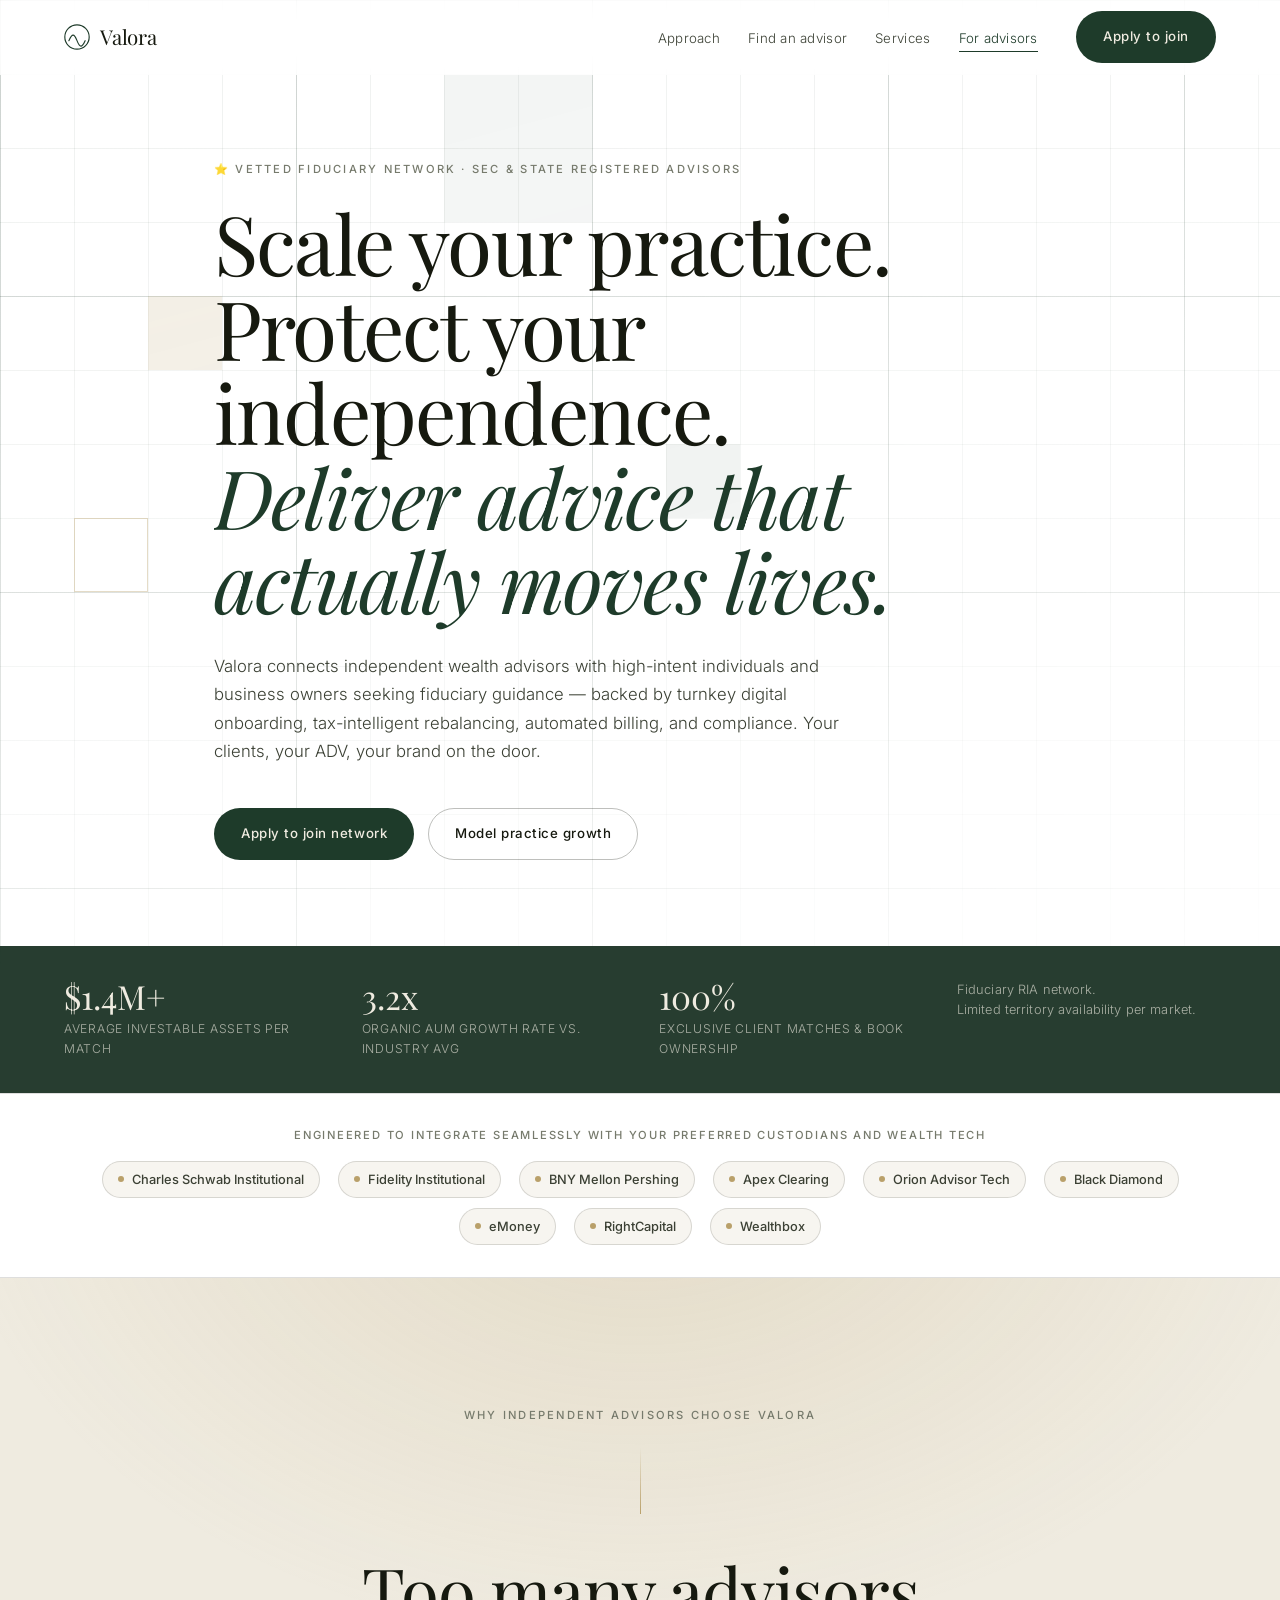
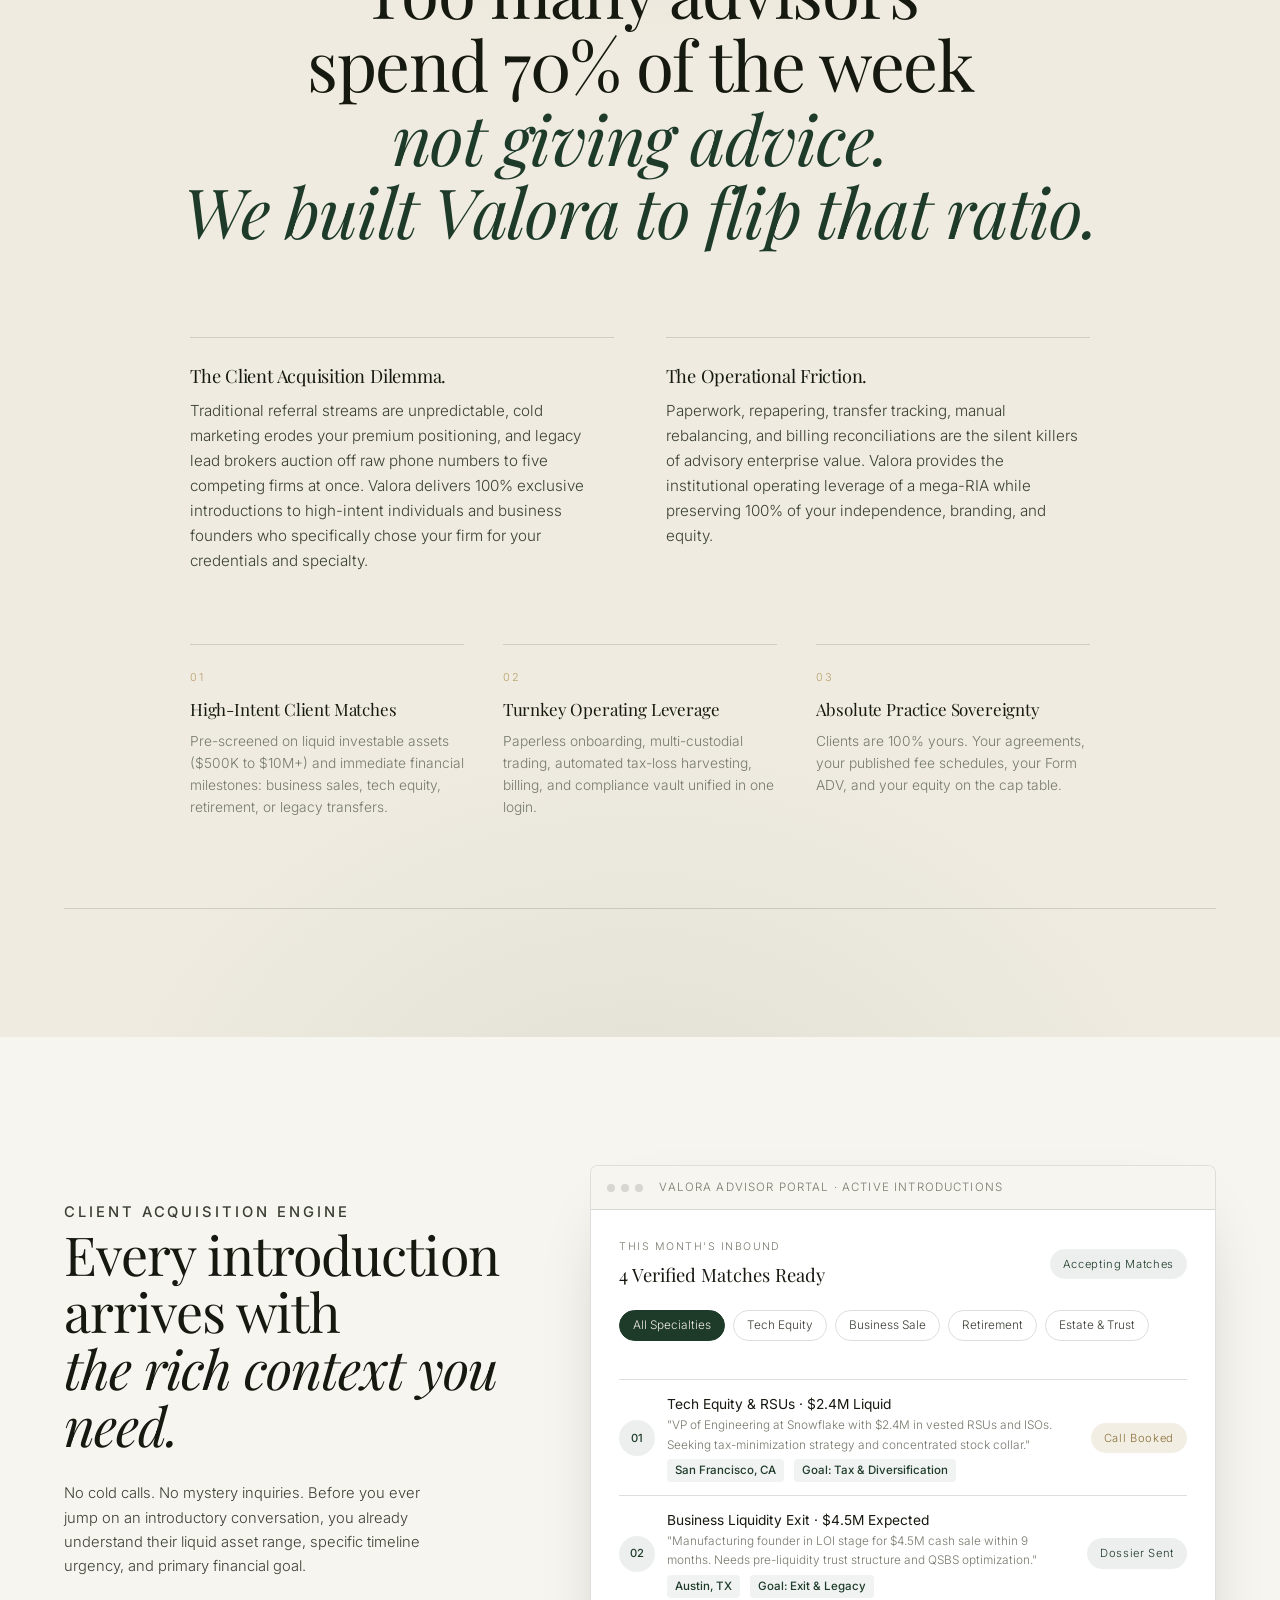
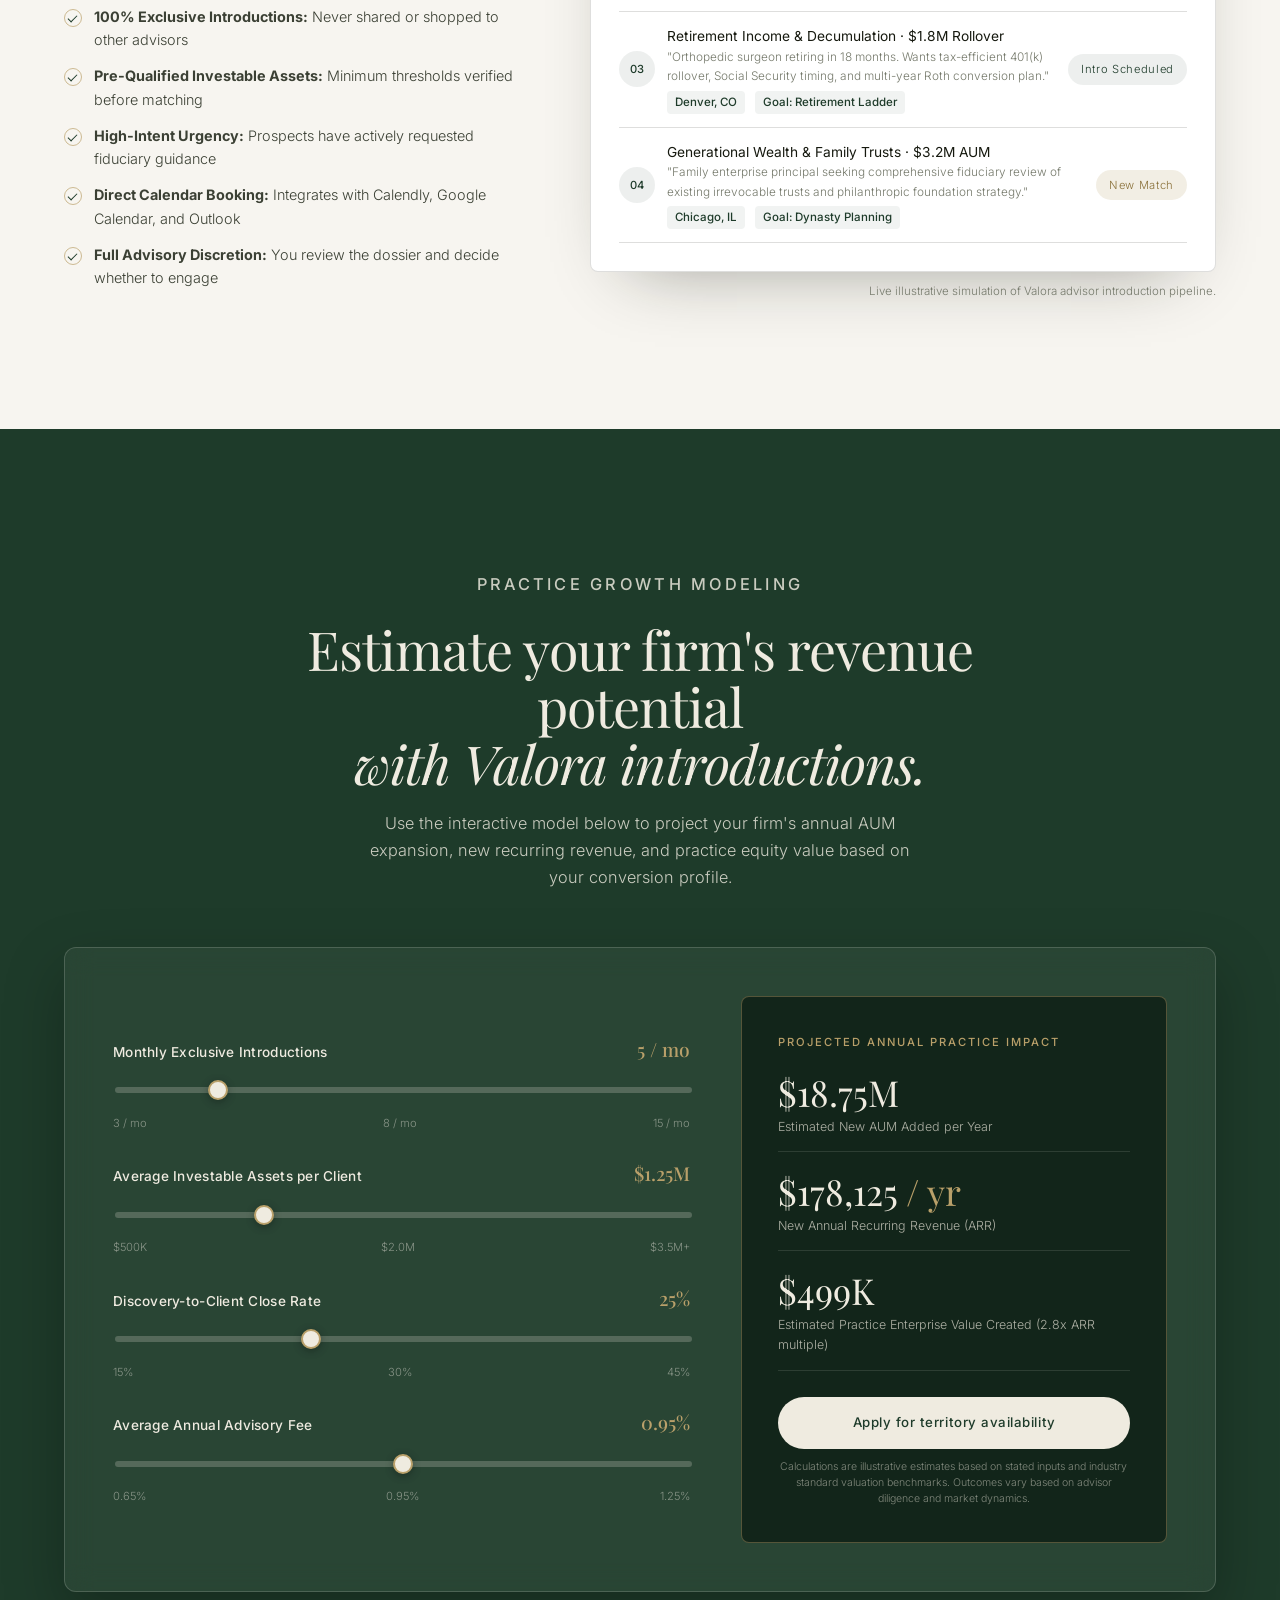
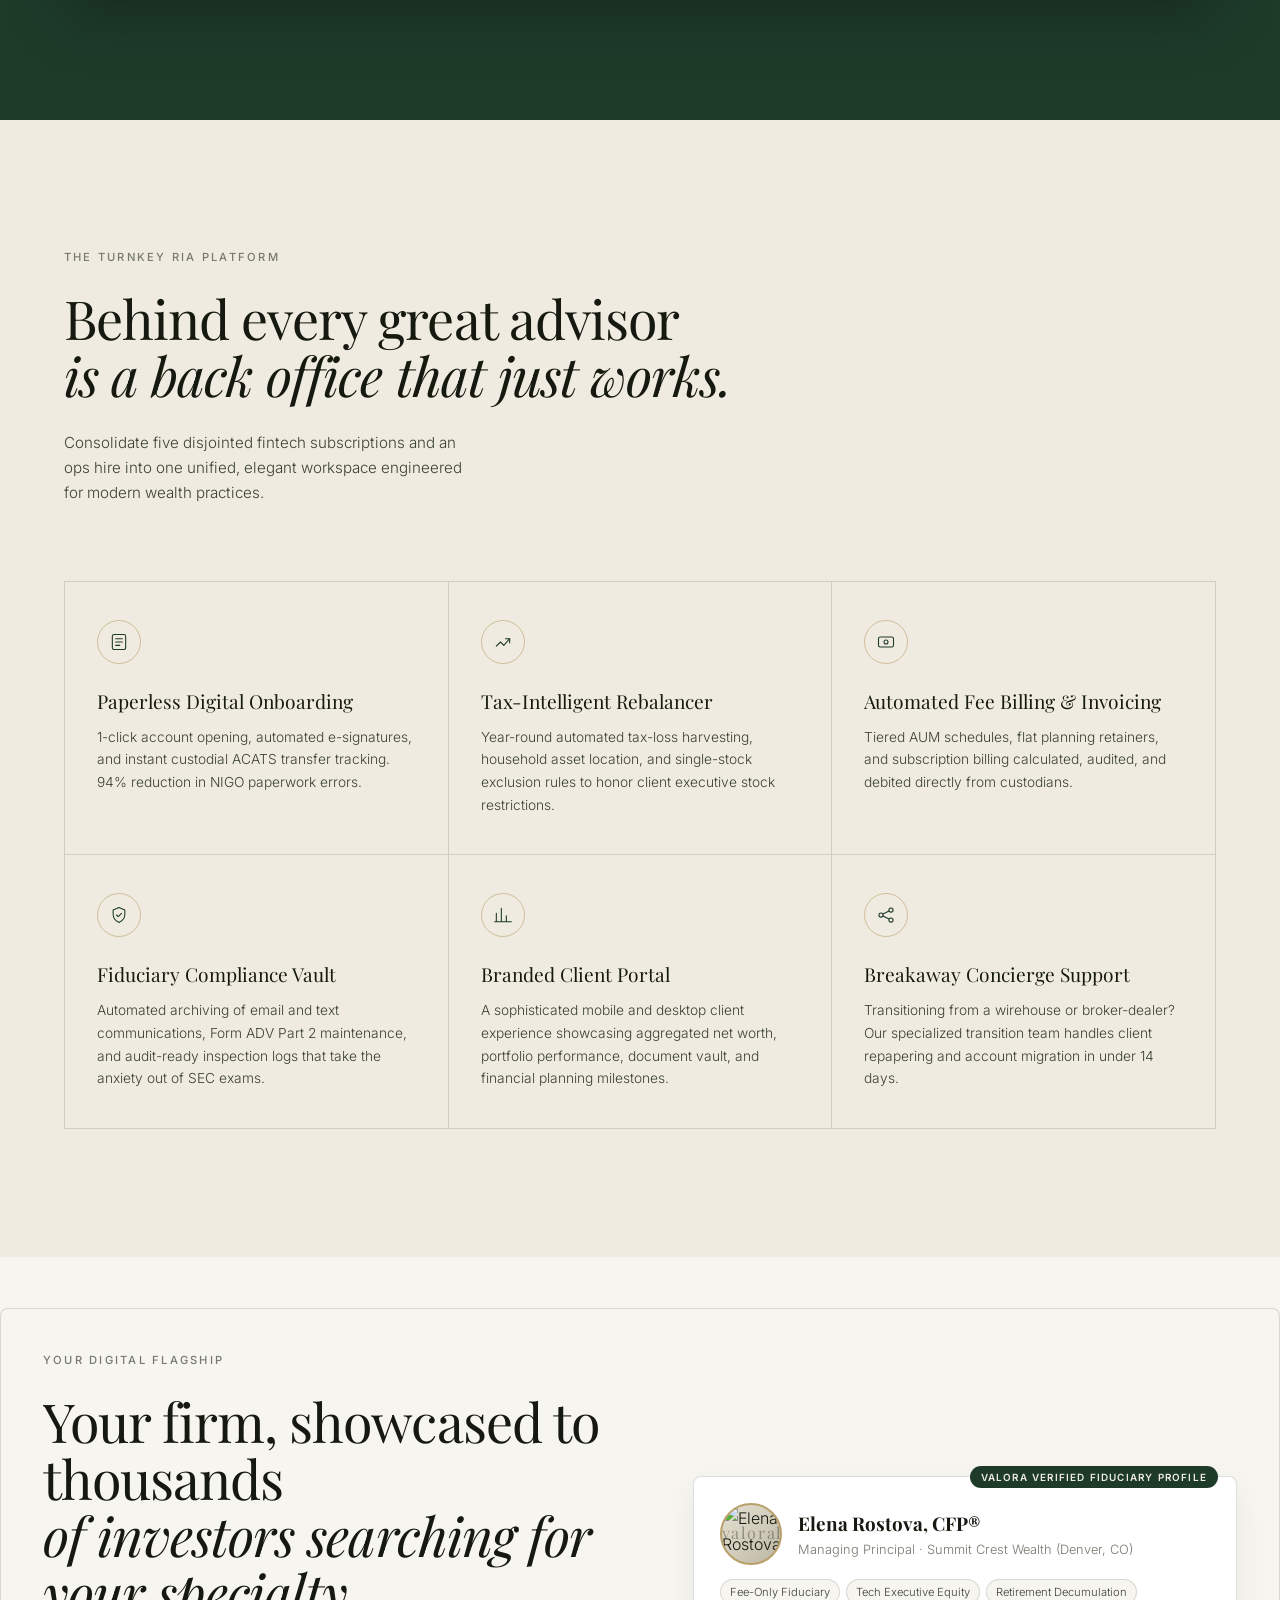
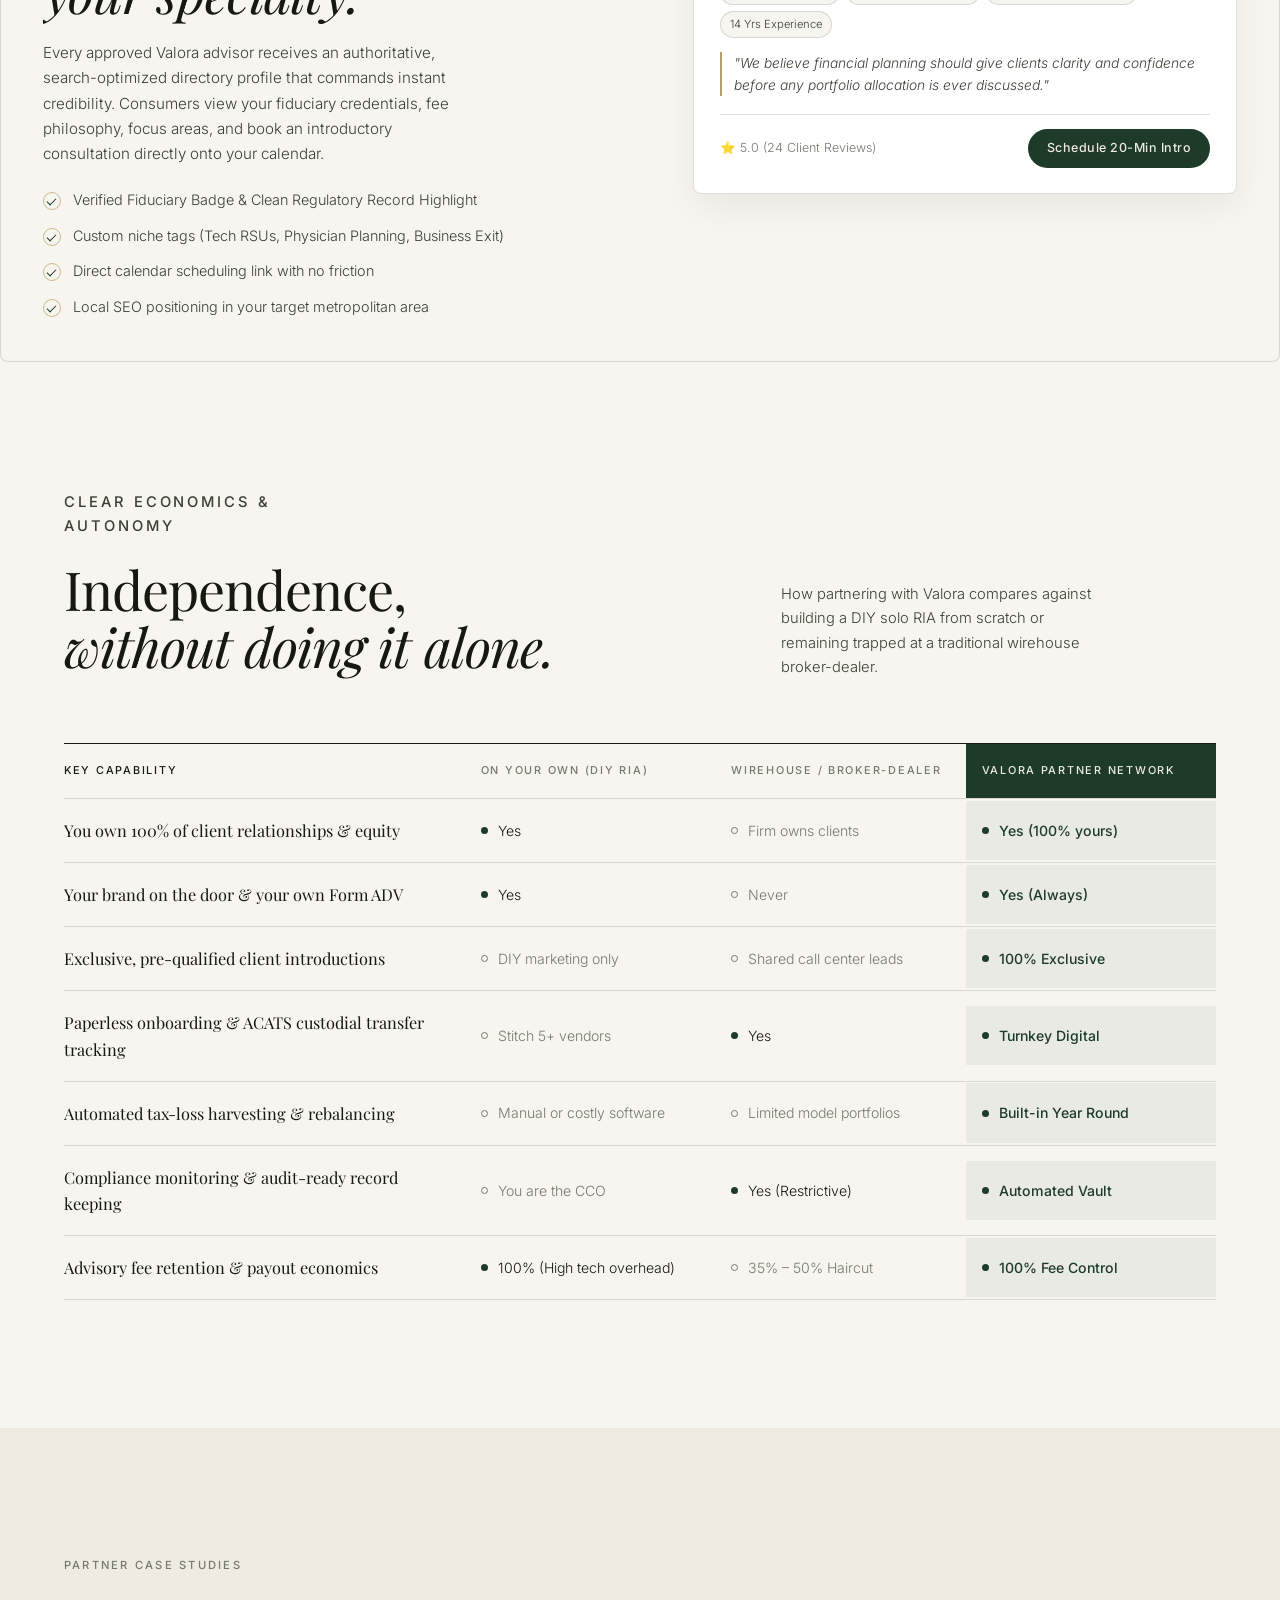
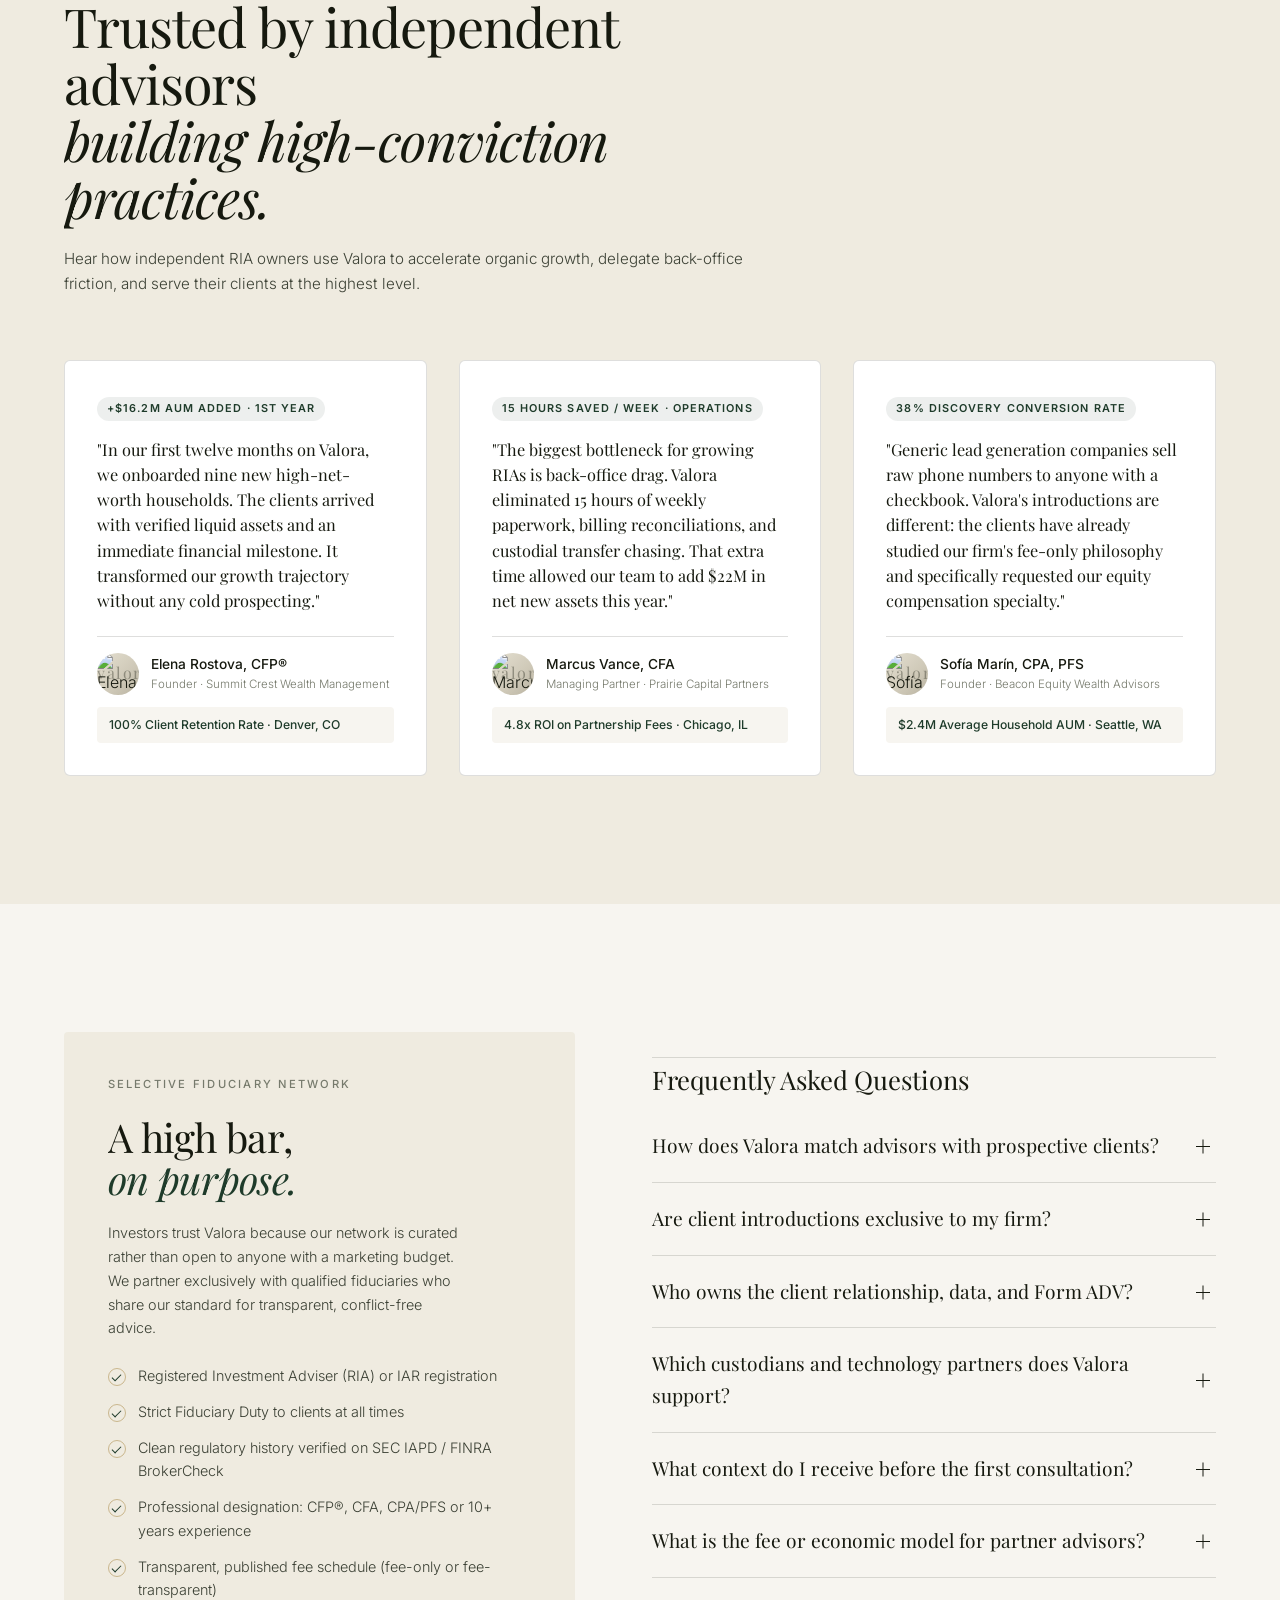
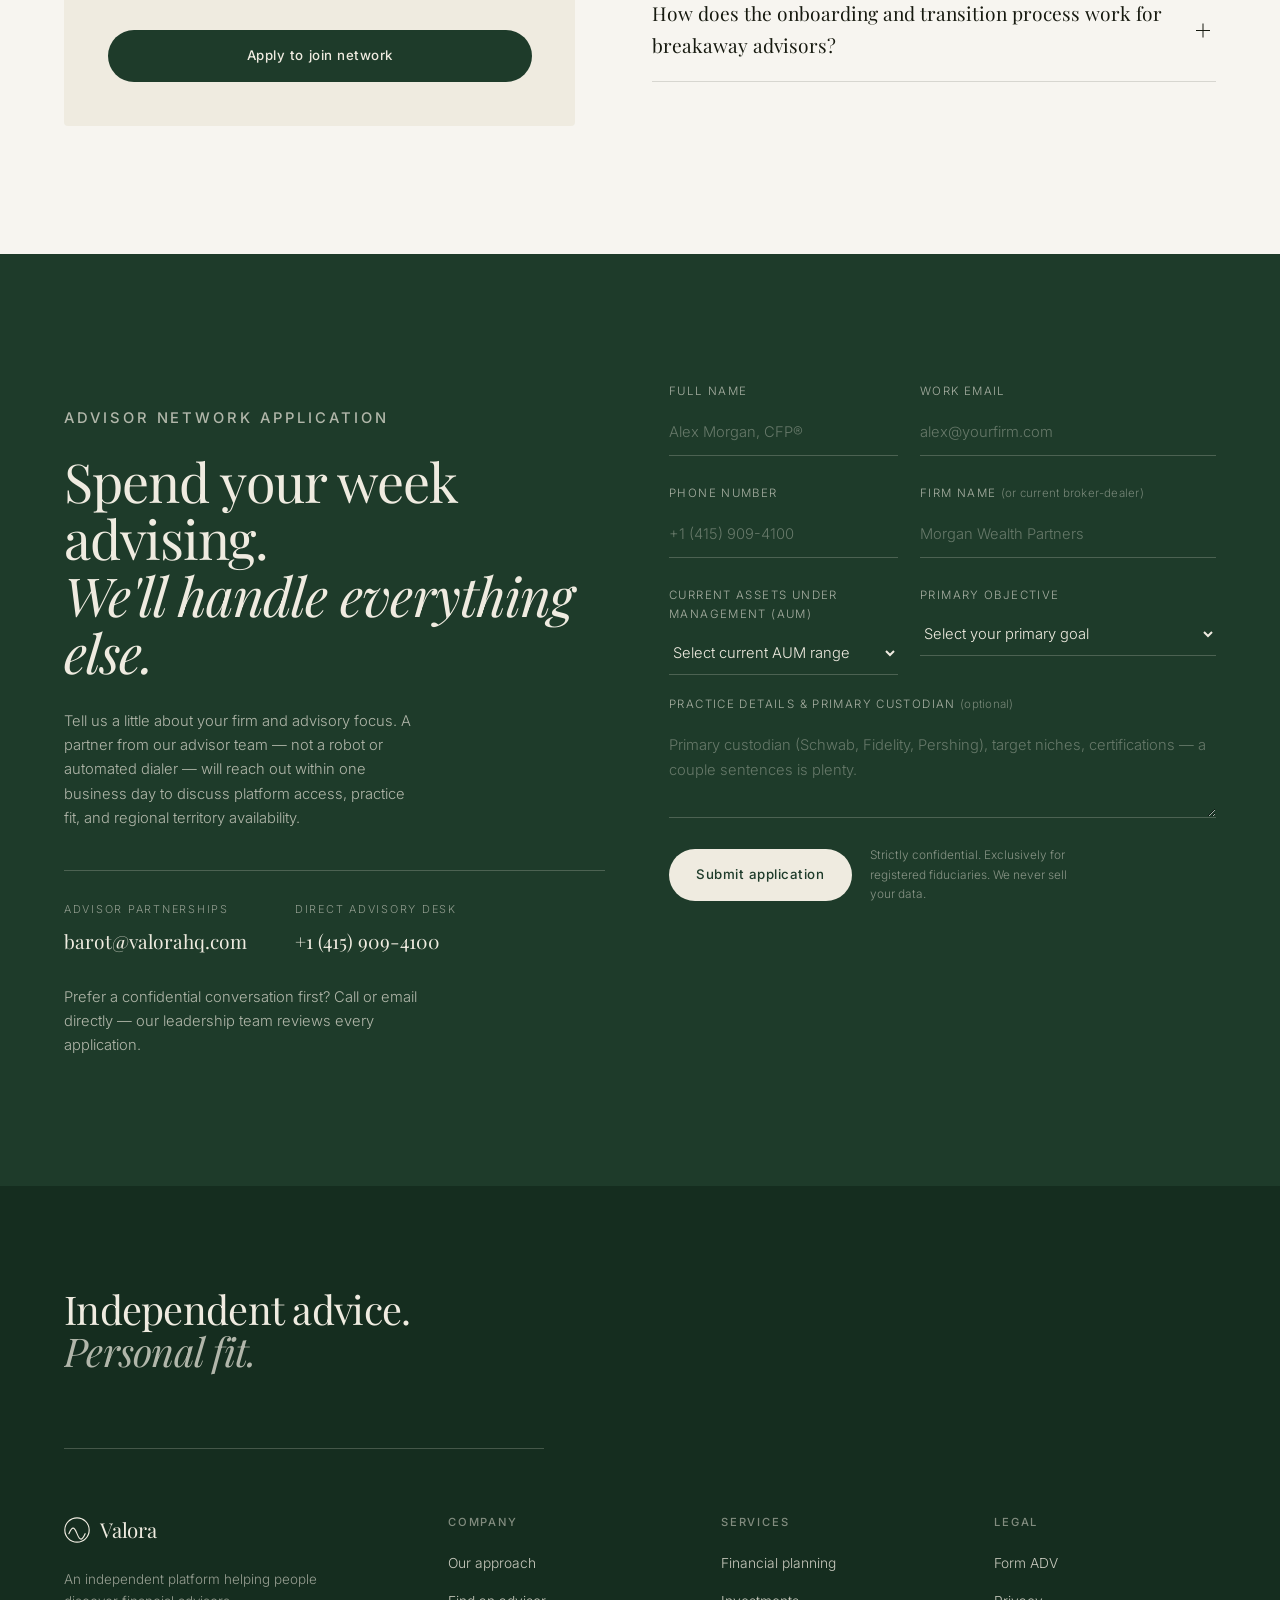
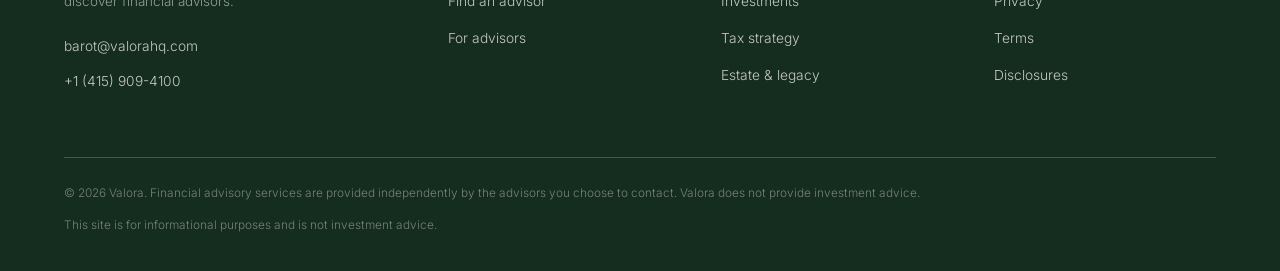
<file: advisors.html>
<!DOCTYPE html>
<html lang="en">
<head>
<meta charset="UTF-8">
<meta name="viewport" content="width=device-width, initial-scale=1.0">
<title>For Advisors | Valora — Practice Growth &amp; Infrastructure Platform</title>
<meta name="description" content="Valora for independent financial advisors: verified fiduciary introductions to prospective clients, turnkey digital onboarding, tax-intelligent rebalancing, and a practice that stays 100% yours.">
<link rel="preconnect" href="https://fonts.googleapis.com">
<link rel="preconnect" href="https://fonts.gstatic.com" crossorigin>
<link href="https://fonts.googleapis.com/css2?family=Playfair+Display:ital,wght@0,400;0,500;0,600;1,400;1,500&family=Inter:wght@300;400;500;600&display=swap" rel="stylesheet">
<link rel="stylesheet" href="/styles.css">
<link rel="icon" href="data:image/svg+xml,<svg xmlns='http://www.w3.org/2000/svg' viewBox='0 0 100 100'><rect width='100' height='100' rx='22' fill='%231e3b2a'/><text x='50' y='70' font-size='58' text-anchor='middle' fill='%23efebe0' font-family='Georgia'>V</text></svg>">
</head>
<body class="page-sub">

<a class="skip-link" href="#main">Skip to content</a>

<header class="site-header" id="siteHeader">
  <div class="container header__inner">
    <a class="logo" href="/" aria-label="Valora home">
      <span class="logo__mark" aria-hidden="true">
        <svg viewBox="0 0 32 32" fill="none"><circle cx="16" cy="16" r="15" stroke="currentColor" stroke-width="1.4"/><path d="M6 20.5c4-9 6.5-9 10 0s6 9 10 0" stroke="currentColor" stroke-width="1.4" stroke-linecap="round"/></svg>
      </span>
      <span class="logo__word">Valora</span>
    </a>

    <nav class="nav" id="primaryNav" aria-label="Primary">
      <ul class="nav__list">
        <li><a href="/#approach">Approach</a></li>
        <li><a href="/#advisors">Find an advisor</a></li>
        <li><a href="/#services">Services</a></li>
        <li><a href="/advisors.html" class="is-current" aria-current="page">For advisors</a></li>
      </ul>
      <div class="nav__cta">
        <a class="btn btn--dark" href="#apply">Apply to join</a>
      </div>
    </nav>

    <button class="nav-toggle" id="navToggle" aria-expanded="false" aria-controls="primaryNav" aria-label="Open menu">
      <span></span><span></span><span></span>
    </button>
  </div>
</header>

<main id="main">

<!-- ================= HERO ================= -->
<section class="hero hero--sub" id="top">
  <div class="hero__grid" aria-hidden="true">
    <span class="hero__cell hero__cell--gold"></span>
    <span class="hero__cell hero__cell--wide"></span>
    <span class="hero__cell hero__cell--ring"></span>
    <span class="hero__cell hero__cell--green"></span>
  </div>

  <div class="container hero__inner">
    <div class="hero__copy">
      <p class="eyebrow reveal">⭐ Vetted Fiduciary Network · SEC &amp; State Registered Advisors</p>
      <h1 class="hero__title reveal">
        Scale your practice.<br>
        Protect your independence.<br>
        <em>Deliver advice that<br>actually moves lives.</em>
      </h1>
      <p class="adv-hero__sub reveal">Valora connects independent wealth advisors with high-intent individuals and business owners seeking fiduciary guidance — backed by turnkey digital onboarding, tax-intelligent rebalancing, automated billing, and compliance. Your clients, your ADV, your brand on the door.</p>
      <div class="hero__actions reveal">
        <a class="btn btn--dark" href="#apply">Apply to join network</a>
        <a class="btn btn--outline" href="#calculator">Model practice growth</a>
      </div>
    </div>
  </div>

  <!-- Animated Metrics Ribbon -->
  <div class="hero__bar">
    <div class="container hero__bar-grid">
      <div class="stat">
        <span class="stat__num" data-count="1.4" data-prefix="$" data-suffix="M+" data-decimals="1">$1.4M+</span>
        <span class="stat__label">Average investable assets per match</span>
      </div>
      <div class="stat">
        <span class="stat__num" data-count="3.2" data-suffix="x" data-decimals="1">3.2x</span>
        <span class="stat__label">Organic AUM growth rate vs. industry avg</span>
      </div>
      <div class="stat">
        <span class="stat__num" data-count="100" data-suffix="%">100%</span>
        <span class="stat__label">Exclusive client matches &amp; book ownership</span>
      </div>
      <div class="stat stat--note">
        <span class="stat__label">Fiduciary RIA network.<br>Limited territory availability per market.</span>
      </div>
    </div>
  </div>
</section>

<!-- ================= CUSTODIAN & TECH ECOSYSTEM STRIP ================= -->
<section class="partner-strip" aria-label="Supported custodians and technology partners">
  <div class="container partner-strip__inner">
    <p class="partner-strip__label">Engineered to integrate seamlessly with your preferred custodians and wealth tech</p>
    <div class="partner-strip__list">
      <span class="partner-pill"><span class="partner-pill__dot"></span>Charles Schwab Institutional</span>
      <span class="partner-pill"><span class="partner-pill__dot"></span>Fidelity Institutional</span>
      <span class="partner-pill"><span class="partner-pill__dot"></span>BNY Mellon Pershing</span>
      <span class="partner-pill"><span class="partner-pill__dot"></span>Apex Clearing</span>
      <span class="partner-pill"><span class="partner-pill__dot"></span>Orion Advisor Tech</span>
      <span class="partner-pill"><span class="partner-pill__dot"></span>Black Diamond</span>
      <span class="partner-pill"><span class="partner-pill__dot"></span>eMoney</span>
      <span class="partner-pill"><span class="partner-pill__dot"></span>RightCapital</span>
      <span class="partner-pill"><span class="partner-pill__dot"></span>Wealthbox</span>
    </div>
  </div>
</section>

<!-- ================= STRATEGIC STATEMENT / WHY ADVISORS JOIN ================= -->
<section class="section section--cream statement" id="why">
  <div class="statement__glow" aria-hidden="true"></div>
  <div class="container">
    <p class="eyebrow statement__eyebrow reveal">Why independent advisors choose Valora</p>
    <span class="statement__mark reveal" aria-hidden="true"></span>

    <div class="statement__head">
      <h2 class="display display--xl">
        Too many advisors spend 70% of the week<br>
        <em>not giving advice.<br>We built Valora to flip that ratio.</em>
      </h2>
    </div>

    <div class="statement__cols">
      <p class="reveal"><span class="statement__lede">The Client Acquisition Dilemma.</span> Traditional referral streams are unpredictable, cold marketing erodes your premium positioning, and legacy lead brokers auction off raw phone numbers to five competing firms at once. Valora delivers 100% exclusive introductions to high-intent individuals and business founders who specifically chose your firm for your credentials and specialty.</p>
      <p class="reveal"><span class="statement__lede">The Operational Friction.</span> Paperwork, repapering, transfer tracking, manual rebalancing, and billing reconciliations are the silent killers of advisory enterprise value. Valora provides the institutional operating leverage of a mega-RIA while preserving 100% of your independence, branding, and equity.</p>
    </div>

    <ul class="statement__proof">
      <li class="reveal">
        <span class="statement__proof-num">01</span>
        <h3>High-Intent Client Matches</h3>
        <p>Pre-screened on liquid investable assets ($500K to $10M+) and immediate financial milestones: business sales, tech equity, retirement, or legacy transfers.</p>
      </li>
      <li class="reveal">
        <span class="statement__proof-num">02</span>
        <h3>Turnkey Operating Leverage</h3>
        <p>Paperless onboarding, multi-custodial trading, automated tax-loss harvesting, billing, and compliance vault unified in one login.</p>
      </li>
      <li class="reveal">
        <span class="statement__proof-num">03</span>
        <h3>Absolute Practice Sovereignty</h3>
        <p>Clients are 100% yours. Your agreements, your published fee schedules, your Form ADV, and your equity on the cap table.</p>
      </li>
    </ul>

    <div class="statement__rule reveal" aria-hidden="true"></div>
  </div>
</section>

<!-- ================= THE INTRODUCTIONS ENGINE ================= -->
<section class="section section--paper platform adv-pipe" id="introductions">
  <div class="container platform__grid">
    <div class="platform__copy">
      <p class="eyebrow reveal">Client Acquisition Engine</p>
      <h2 class="display display--lg reveal">Every introduction arrives with<br><em>the rich context you need.</em></h2>
      <p class="reveal">No cold calls. No mystery inquiries. Before you ever jump on an introductory conversation, you already understand their liquid asset range, specific timeline urgency, and primary financial goal.</p>

      <ul class="adv-ticks reveal">
        <li><strong>100% Exclusive Introductions:</strong> Never shared or shopped to other advisors</li>
        <li><strong>Pre-Qualified Investable Assets:</strong> Minimum thresholds verified before matching</li>
        <li><strong>High-Intent Urgency:</strong> Prospects have actively requested fiduciary guidance</li>
        <li><strong>Direct Calendar Booking:</strong> Integrates with Calendly, Google Calendar, and Outlook</li>
        <li><strong>Full Advisory Discretion:</strong> You review the dossier and decide whether to engage</li>
      </ul>
    </div>

    <!-- Interactive Pipeline Simulator -->
    <div class="adv-mock" id="advisorPipeline">
      <div class="mock reveal" aria-hidden="true">
        <div class="mock__bar"><span></span><span></span><span></span><em>Valora Advisor Portal · Active Introductions</em></div>
        <div class="mock__body">
          <div class="mock__row">
            <div>
              <p class="mock__label">This Month's Inbound</p>
              <p class="mock__h">4 Verified Matches Ready</p>
            </div>
            <div class="mock__pill">Accepting Matches</div>
          </div>

          <!-- Interactive Category Filter Chips -->
          <div class="pipe-filter-wrap">
            <button type="button" class="pipe-chip is-active" data-cat="all">All Specialties</button>
            <button type="button" class="pipe-chip" data-cat="tech">Tech Equity</button>
            <button type="button" class="pipe-chip" data-cat="business">Business Sale</button>
            <button type="button" class="pipe-chip" data-cat="retire">Retirement</button>
            <button type="button" class="pipe-chip" data-cat="estate">Estate &amp; Trust</button>
          </div>

          <ul class="pipe">
            <li class="pipe__row" data-cat="tech">
              <div class="pipe__who">
                <span class="pipe__av">01</span>
                <div>
                  <p class="pipe__name">Tech Equity &amp; RSUs · $2.4M Liquid</p>
                  <p class="pipe__need">"VP of Engineering at Snowflake with $2.4M in vested RSUs and ISOs. Seeking tax-minimization strategy and concentrated stock collar."</p>
                  <div class="pipe__meta-row">
                    <span class="pipe__meta-tag">San Francisco, CA</span>
                    <span class="pipe__meta-tag">Goal: Tax &amp; Diversification</span>
                  </div>
                </div>
              </div>
              <span class="mock__pill mock__pill--good">Call Booked</span>
            </li>
            <li class="pipe__row" data-cat="business">
              <div class="pipe__who">
                <span class="pipe__av">02</span>
                <div>
                  <p class="pipe__name">Business Liquidity Exit · $4.5M Expected</p>
                  <p class="pipe__need">"Manufacturing founder in LOI stage for $4.5M cash sale within 9 months. Needs pre-liquidity trust structure and QSBS optimization."</p>
                  <div class="pipe__meta-row">
                    <span class="pipe__meta-tag">Austin, TX</span>
                    <span class="pipe__meta-tag">Goal: Exit &amp; Legacy</span>
                  </div>
                </div>
              </div>
              <span class="mock__pill">Dossier Sent</span>
            </li>
            <li class="pipe__row" data-cat="retire">
              <div class="pipe__who">
                <span class="pipe__av">03</span>
                <div>
                  <p class="pipe__name">Retirement Income &amp; Decumulation · $1.8M Rollover</p>
                  <p class="pipe__need">"Orthopedic surgeon retiring in 18 months. Wants tax-efficient 401(k) rollover, Social Security timing, and multi-year Roth conversion plan."</p>
                  <div class="pipe__meta-row">
                    <span class="pipe__meta-tag">Denver, CO</span>
                    <span class="pipe__meta-tag">Goal: Retirement Ladder</span>
                  </div>
                </div>
              </div>
              <span class="mock__pill">Intro Scheduled</span>
            </li>
            <li class="pipe__row" data-cat="estate">
              <div class="pipe__who">
                <span class="pipe__av">04</span>
                <div>
                  <p class="pipe__name">Generational Wealth &amp; Family Trusts · $3.2M AUM</p>
                  <p class="pipe__need">"Family enterprise principal seeking comprehensive fiduciary review of existing irrevocable trusts and philanthropic foundation strategy."</p>
                  <div class="pipe__meta-row">
                    <span class="pipe__meta-tag">Chicago, IL</span>
                    <span class="pipe__meta-tag">Goal: Dynasty Planning</span>
                  </div>
                </div>
              </div>
              <span class="mock__pill mock__pill--good">New Match</span>
            </li>
          </ul>
        </div>
      </div>
      <figcaption class="adv-mock__cap">Live illustrative simulation of Valora advisor introduction pipeline.</figcaption>
    </div>
  </div>
</section>

<!-- ================= INTERACTIVE PRACTICE GROWTH & ROI CALCULATOR ================= -->
<section class="section section--green adv-calc" id="calculator">
  <div class="container">
    <div class="adv-calc__head">
      <p class="eyebrow eyebrow--light reveal">Practice Growth Modeling</p>
      <h2 class="display display--lg reveal">Estimate your firm's revenue potential<br><em>with Valora introductions.</em></h2>
      <p class="reveal">Use the interactive model below to project your firm's annual AUM expansion, new recurring revenue, and practice equity value based on your conversion profile.</p>
    </div>

    <div class="calc-card reveal" id="advisorCalc">
      <div class="calc-grid">
        <!-- Input Sliders -->
        <div class="calc-inputs">
          <div class="calc-input-group">
            <div class="calc-label-row">
              <span class="calc-label">Monthly Exclusive Introductions</span>
              <span class="calc-val-badge" id="valMatches">5 / mo</span>
            </div>
            <div class="calc-slider-wrap">
              <input type="range" class="calc-slider" id="calcMatches" min="3" max="15" step="1" value="5" aria-label="Monthly Introductions">
            </div>
            <div class="calc-range-marks">
              <span>3 / mo</span>
              <span>8 / mo</span>
              <span>15 / mo</span>
            </div>
          </div>

          <div class="calc-input-group">
            <div class="calc-label-row">
              <span class="calc-label">Average Investable Assets per Client</span>
              <span class="calc-val-badge" id="valAum">$1.25M</span>
            </div>
            <div class="calc-slider-wrap">
              <input type="range" class="calc-slider" id="calcAum" min="500000" max="3500000" step="50000" value="1250000" aria-label="Average Investable Assets">
            </div>
            <div class="calc-range-marks">
              <span>$500K</span>
              <span>$2.0M</span>
              <span>$3.5M+</span>
            </div>
          </div>

          <div class="calc-input-group">
            <div class="calc-label-row">
              <span class="calc-label">Discovery-to-Client Close Rate</span>
              <span class="calc-val-badge" id="valCloseRate">25%</span>
            </div>
            <div class="calc-slider-wrap">
              <input type="range" class="calc-slider" id="calcCloseRate" min="15" max="45" step="5" value="25" aria-label="Close Rate">
            </div>
            <div class="calc-range-marks">
              <span>15%</span>
              <span>30%</span>
              <span>45%</span>
            </div>
          </div>

          <div class="calc-input-group">
            <div class="calc-label-row">
              <span class="calc-label">Average Annual Advisory Fee</span>
              <span class="calc-val-badge" id="valFee">0.95%</span>
            </div>
            <div class="calc-slider-wrap">
              <input type="range" class="calc-slider" id="calcFee" min="0.65" max="1.25" step="0.05" value="0.95" aria-label="Advisory Fee">
            </div>
            <div class="calc-range-marks">
              <span>0.65%</span>
              <span>0.95%</span>
              <span>1.25%</span>
            </div>
          </div>
        </div>

        <!-- Calculated Live Results -->
        <div class="calc-results">
          <div class="calc-res-title">Projected Annual Practice Impact</div>

          <div class="calc-res-box">
            <div class="calc-res-num" id="resAum">$18.75M</div>
            <div class="calc-res-label">Estimated New AUM Added per Year</div>
          </div>

          <div class="calc-res-box">
            <div class="calc-res-num" id="resRevenue">$178,125 <em>/ yr</em></div>
            <div class="calc-res-label">New Annual Recurring Revenue (ARR)</div>
          </div>

          <div class="calc-res-box">
            <div class="calc-res-num" id="resEquity">$498,750</div>
            <div class="calc-res-label">Estimated Practice Enterprise Value Created (2.8x ARR multiple)</div>
          </div>

          <div class="calc-cta-wrap">
            <a class="btn btn--cream" href="#apply">Apply for territory availability</a>
            <p class="calc-fine">Calculations are illustrative estimates based on stated inputs and industry standard valuation benchmarks. Outcomes vary based on advisor diligence and market dynamics.</p>
          </div>
        </div>
      </div>
    </div>
  </div>
</section>

<!-- ================= COMPLETE RIA OPERATING PLATFORM ================= -->
<section class="section section--cream adv-feat" id="platform">
  <div class="container">
    <div class="adv-feat__head">
      <p class="eyebrow reveal">The Turnkey RIA Platform</p>
      <h2 class="display display--lg reveal">Behind every great advisor<br><em>is a back office that just works.</em></h2>
      <p class="reveal">Consolidate five disjointed fintech subscriptions and an ops hire into one unified, elegant workspace engineered for modern wealth practices.</p>
    </div>

    <ul class="feat">
      <li class="feat__item reveal">
        <span class="feat__icon" aria-hidden="true">
          <svg viewBox="0 0 24 24" fill="none"><rect x="4" y="3" width="16" height="18" rx="2" stroke="currentColor" stroke-width="1.3"/><path d="M8 8h8M8 12h8M8 16h5" stroke="currentColor" stroke-width="1.3" stroke-linecap="round"/></svg>
        </span>
        <h3>Paperless Digital Onboarding</h3>
        <p>1-click account opening, automated e-signatures, and instant custodial ACATS transfer tracking. 94% reduction in NIGO paperwork errors.</p>
      </li>

      <li class="feat__item reveal">
        <span class="feat__icon" aria-hidden="true">
          <svg viewBox="0 0 24 24" fill="none"><path d="M4 17l5-5 4 4 7-8" stroke="currentColor" stroke-width="1.3" stroke-linecap="round" stroke-linejoin="round"/><path d="M15 8h5v5" stroke="currentColor" stroke-width="1.3" stroke-linecap="round" stroke-linejoin="round"/></svg>
        </span>
        <h3>Tax-Intelligent Rebalancer</h3>
        <p>Year-round automated tax-loss harvesting, household asset location, and single-stock exclusion rules to honor client executive stock restrictions.</p>
      </li>

      <li class="feat__item reveal">
        <span class="feat__icon" aria-hidden="true">
          <svg viewBox="0 0 24 24" fill="none"><rect x="3" y="6" width="18" height="12" rx="2" stroke="currentColor" stroke-width="1.3"/><circle cx="12" cy="12" r="2.4" stroke="currentColor" stroke-width="1.3"/></svg>
        </span>
        <h3>Automated Fee Billing &amp; Invoicing</h3>
        <p>Tiered AUM schedules, flat planning retainers, and subscription billing calculated, audited, and debited directly from custodians.</p>
      </li>

      <li class="feat__item reveal">
        <span class="feat__icon" aria-hidden="true">
          <svg viewBox="0 0 24 24" fill="none"><path d="M12 3l7 3v5c0 4.5-3 8-7 10-4-2-7-5.5-7-10V6l7-3z" stroke="currentColor" stroke-width="1.3" stroke-linejoin="round"/><path d="M9 12l2 2 4-4" stroke="currentColor" stroke-width="1.3" stroke-linecap="round" stroke-linejoin="round"/></svg>
        </span>
        <h3>Fiduciary Compliance Vault</h3>
        <p>Automated archiving of email and text communications, Form ADV Part 2 maintenance, and audit-ready inspection logs that take the anxiety out of SEC exams.</p>
      </li>

      <li class="feat__item reveal">
        <span class="feat__icon" aria-hidden="true">
          <svg viewBox="0 0 24 24" fill="none"><path d="M4 20V10M10 20V4M16 20v-7M22 20H2" stroke="currentColor" stroke-width="1.3" stroke-linecap="round"/></svg>
        </span>
        <h3>Branded Client Portal</h3>
        <p>A sophisticated mobile and desktop client experience showcasing aggregated net worth, portfolio performance, document vault, and financial planning milestones.</p>
      </li>

      <li class="feat__item reveal">
        <span class="feat__icon" aria-hidden="true">
          <svg viewBox="0 0 24 24" fill="none"><circle cx="6" cy="12" r="2.5" stroke="currentColor" stroke-width="1.3"/><circle cx="18" cy="6" r="2.5" stroke="currentColor" stroke-width="1.3"/><circle cx="18" cy="18" r="2.5" stroke="currentColor" stroke-width="1.3"/><path d="M8.3 10.8l7.4-3.6M8.3 13.2l7.4 3.6" stroke="currentColor" stroke-width="1.3"/></svg>
        </span>
        <h3>Breakaway Concierge Support</h3>
        <p>Transitioning from a wirehouse or broker-dealer? Our specialized transition team handles client repapering and account migration in under 14 days.</p>
      </li>
    </ul>
  </div>
</section>

<!-- ================= ADVISOR DIRECTORY ADVANTAGE (SAVVY WEALTH STYLE) ================= -->
<section class="section section--paper dir-showcase" id="directory">
  <div class="dir-showcase__copy reveal">
    <p class="eyebrow">Your Digital Flagship</p>
    <h2 class="display display--lg">Your firm, showcased to thousands<br><em>of investors searching for your specialty.</em></h2>
    <p style="margin-top:16px; font-size:.95rem; color:var(--ink-soft); max-width:48ch;">Every approved Valora advisor receives an authoritative, search-optimized directory profile that commands instant credibility. Consumers view your fiduciary credentials, fee philosophy, focus areas, and book an introductory consultation directly onto your calendar.</p>
    <ul class="adv-ticks" style="margin-top:22px;">
      <li>Verified Fiduciary Badge &amp; Clean Regulatory Record Highlight</li>
      <li>Custom niche tags (Tech RSUs, Physician Planning, Business Exit)</li>
      <li>Direct calendar scheduling link with no friction</li>
      <li>Local SEO positioning in your target metropolitan area</li>
    </ul>
  </div>

  <div class="dir-card-mock reveal reveal--right">
    <div class="dir-profile-head">
      <img class="dir-profile-img" src="https://images.unsplash.com/photo-1573496358961-3c82861ab8f4?auto=format&amp;fit=crop&amp;crop=faces&amp;w=200&amp;h=200&amp;q=80" alt="Elena Rostova, CFP®" loading="lazy">
      <div>
        <h4>Elena Rostova, CFP®</h4>
        <p>Managing Principal · Summit Crest Wealth (Denver, CO)</p>
      </div>
    </div>
    <div class="dir-tags">
      <span class="dir-tag">Fee-Only Fiduciary</span>
      <span class="dir-tag">Tech Executive Equity</span>
      <span class="dir-tag">Retirement Decumulation</span>
      <span class="dir-tag">14 Yrs Experience</span>
    </div>
    <p class="dir-quote">"We believe financial planning should give clients clarity and confidence before any portfolio allocation is ever discussed."</p>
    <div style="display:flex; justify-content:space-between; align-items:center; border-top:1px solid var(--line); padding-top:14px;">
      <span style="font-size:.78rem; color:var(--muted);">⭐ 5.0 (24 Client Reviews)</span>
      <span class="btn btn--dark" style="padding:8px 18px; font-size:.78rem; pointer-events:none;">Schedule 20-Min Intro</span>
    </div>
  </div>
</section>

<!-- ================= DETAILED COMPARISON TABLE ================= -->
<section class="section section--paper adv-compare">
  <div class="container">
    <div class="adv-compare__head">
      <div>
        <p class="eyebrow reveal">Clear Economics &amp; Autonomy</p>
        <h2 class="display display--lg reveal">Independence,<br><em>without doing it alone.</em></h2>
      </div>
      <p class="reveal">How partnering with Valora compares against building a DIY solo RIA from scratch or remaining trapped at a traditional wirehouse broker-dealer.</p>
    </div>

    <div class="ctable reveal" role="table" aria-label="Comparison of advisory practice models">
      <div class="ctable__row ctable__row--head" role="row">
        <span role="columnheader">Key Capability</span>
        <span role="columnheader">On Your Own (DIY RIA)</span>
        <span role="columnheader">Wirehouse / Broker-Dealer</span>
        <span role="columnheader" class="is-us">Valora Partner Network</span>
      </div>
      <div class="ctable__row" role="row">
        <span role="rowheader">You own 100% of client relationships &amp; equity</span>
        <span role="cell" class="yes">Yes</span>
        <span role="cell" class="no">Firm owns clients</span>
        <span role="cell" class="yes is-us">Yes (100% yours)</span>
      </div>
      <div class="ctable__row" role="row">
        <span role="rowheader">Your brand on the door &amp; your own Form ADV</span>
        <span role="cell" class="yes">Yes</span>
        <span role="cell" class="no">Never</span>
        <span role="cell" class="yes is-us">Yes (Always)</span>
      </div>
      <div class="ctable__row" role="row">
        <span role="rowheader">Exclusive, pre-qualified client introductions</span>
        <span role="cell" class="no">DIY marketing only</span>
        <span role="cell" class="no">Shared call center leads</span>
        <span role="cell" class="yes is-us">100% Exclusive</span>
      </div>
      <div class="ctable__row" role="row">
        <span role="rowheader">Paperless onboarding &amp; ACATS custodial transfer tracking</span>
        <span role="cell" class="no">Stitch 5+ vendors</span>
        <span role="cell" class="yes">Yes</span>
        <span role="cell" class="yes is-us">Turnkey Digital</span>
      </div>
      <div class="ctable__row" role="row">
        <span role="rowheader">Automated tax-loss harvesting &amp; rebalancing</span>
        <span role="cell" class="no">Manual or costly software</span>
        <span role="cell" class="no">Limited model portfolios</span>
        <span role="cell" class="yes is-us">Built-in Year Round</span>
      </div>
      <div class="ctable__row" role="row">
        <span role="rowheader">Compliance monitoring &amp; audit-ready record keeping</span>
        <span role="cell" class="no">You are the CCO</span>
        <span role="cell" class="yes">Yes (Restrictive)</span>
        <span role="cell" class="yes is-us">Automated Vault</span>
      </div>
      <div class="ctable__row" role="row">
        <span role="rowheader">Advisory fee retention &amp; payout economics</span>
        <span role="cell" class="yes">100% (High tech overhead)</span>
        <span role="cell" class="no">35% – 50% Haircut</span>
        <span role="cell" class="yes is-us">100% Fee Control</span>
      </div>
    </div>
  </div>
</section>

<!-- ================= ADVISOR TESTIMONIALS & CASE STUDIES ================= -->
<section class="section section--cream adv-testimonials" id="testimonials">
  <div class="container">
    <div style="max-width:720px;">
      <p class="eyebrow reveal">Partner Case Studies</p>
      <h2 class="display display--lg reveal">Trusted by independent advisors<br><em>building high-conviction practices.</em></h2>
      <p class="reveal" style="margin-top:16px; font-size:.95rem; color:var(--ink-soft);">Hear how independent RIA owners use Valora to accelerate organic growth, delegate back-office friction, and serve their clients at the highest level.</p>
    </div>

    <div class="adv-test-grid">
      <!-- Testimonial 1 -->
      <article class="tcard reveal">
        <div>
          <span class="tcard__badge">+$16.2M AUM Added · 1st Year</span>
          <p class="tcard__quote">"In our first twelve months on Valora, we onboarded nine new high-net-worth households. The clients arrived with verified liquid assets and an immediate financial milestone. It transformed our growth trajectory without any cold prospecting."</p>
        </div>
        <div>
          <div class="tcard__author">
            <img class="tcard__av" src="https://images.unsplash.com/photo-1573496358961-3c82861ab8f4?auto=format&amp;fit=crop&amp;crop=faces&amp;w=120&amp;h=120&amp;q=80" alt="Elena Rostova" loading="lazy">
            <div>
              <p class="tcard__name">Elena Rostova, CFP®</p>
              <p class="tcard__role">Founder · Summit Crest Wealth Management</p>
            </div>
          </div>
          <div class="tcard__stat">100% Client Retention Rate · Denver, CO</div>
        </div>
      </article>

      <!-- Testimonial 2 -->
      <article class="tcard reveal">
        <div>
          <span class="tcard__badge">15 Hours Saved / Week · Operations</span>
          <p class="tcard__quote">"The biggest bottleneck for growing RIAs is back-office drag. Valora eliminated 15 hours of weekly paperwork, billing reconciliations, and custodial transfer chasing. That extra time allowed our team to add $22M in net new assets this year."</p>
        </div>
        <div>
          <div class="tcard__author">
            <img class="tcard__av" src="https://images.unsplash.com/photo-1507003211169-0a1dd7228f2d?auto=format&amp;fit=crop&amp;crop=faces&amp;w=120&amp;h=120&amp;q=80" alt="Marcus Vance" loading="lazy">
            <div>
              <p class="tcard__name">Marcus Vance, CFA</p>
              <p class="tcard__role">Managing Partner · Prairie Capital Partners</p>
            </div>
          </div>
          <div class="tcard__stat">4.8x ROI on Partnership Fees · Chicago, IL</div>
        </div>
      </article>

      <!-- Testimonial 3 -->
      <article class="tcard reveal">
        <div>
          <span class="tcard__badge">38% Discovery Conversion Rate</span>
          <p class="tcard__quote">"Generic lead generation companies sell raw phone numbers to anyone with a checkbook. Valora's introductions are different: the clients have already studied our firm's fee-only philosophy and specifically requested our equity compensation specialty."</p>
        </div>
        <div>
          <div class="tcard__author">
            <img class="tcard__av" src="https://images.unsplash.com/photo-1494790108377-be9c29b29330?auto=format&amp;fit=crop&amp;crop=faces&amp;w=120&amp;h=120&amp;q=80" alt="Sofía Marín" loading="lazy">
            <div>
              <p class="tcard__name">Sofía Marín, CPA, PFS</p>
              <p class="tcard__role">Founder · Beacon Equity Wealth Advisors</p>
            </div>
          </div>
          <div class="tcard__stat">$2.4M Average Household AUM · Seattle, WA</div>
        </div>
      </article>
    </div>
  </div>
</section>

<!-- ================= PARTNER CRITERIA + EXTENDED FAQ ================= -->
<section class="section section--paper life adv-faq" id="faq">
  <div class="container life__grid">
    <div class="adv-criteria reveal">
      <p class="eyebrow">Selective Fiduciary Network</p>
      <h2 class="display display--md">A high bar,<br><em>on purpose.</em></h2>
      <p>Investors trust Valora because our network is curated rather than open to anyone with a marketing budget. We partner exclusively with qualified fiduciaries who share our standard for transparent, conflict-free advice.</p>
      <ul class="adv-ticks" style="margin-top:24px;">
        <li>Registered Investment Adviser (RIA) or IAR registration</li>
        <li>Strict Fiduciary Duty to clients at all times</li>
        <li>Clean regulatory history verified on SEC IAPD / FINRA BrokerCheck</li>
        <li>Professional designation: CFP®, CFA, CPA/PFS or 10+ years experience</li>
        <li>Transparent, published fee schedule (fee-only or fee-transparent)</li>
      </ul>
      <div style="margin-top:28px;">
        <a class="btn btn--dark" href="#apply" style="width:100%;">Apply to join network</a>
      </div>
    </div>

    <div class="life__body">
      <div class="faq" style="margin-top:0;">
        <h2 class="faq__title" style="padding-top:0;">Frequently Asked Questions</h2>
        <details class="faq__item"><summary>How does Valora match advisors with prospective clients?</summary><p>Valora matches consumers based on what they are specifically solving for (e.g. retirement decumulation, tech equity/RSUs, business sale, generational wealth transfer), their investable asset tier, and the advisor's verified niche expertise and geographic preference. Consumers review advisor profiles and actively choose to connect — these are qualified, intentional introductions, not cold leads.</p></details>
<details class="faq__item"><summary>Are client introductions exclusive to my firm?</summary><p>Yes, 100% exclusive. Unlike lead brokers who auction the same contact information to five or six competing advisors, Valora introduces each prospective client exclusively to one fiduciary advisor at a time based on mutual fit and stated preference.</p></details>
<details class="faq__item"><summary>Who owns the client relationship, data, and Form ADV?</summary><p>You do, completely. Clients engage your firm directly under your own advisory agreements, your published fee schedule, and your Form ADV Part 2. Valora does not provide investment advice or intermediate your advisory sovereignty. If you ever leave, your clients, data, and book stay entirely yours.</p></details>
<details class="faq__item"><summary>Which custodians and technology partners does Valora support?</summary><p>Valora is built to integrate with major institutional custodians including Charles Schwab Institutional, Fidelity Institutional, BNY Mellon Pershing, and Apex Clearing. Our platform also bridges with standard industry planning and CRM tools like eMoney, RightCapital, Orion, Black Diamond, and Wealthbox.</p></details>
<details class="faq__item"><summary>What context do I receive before the first consultation?</summary><p>Every introduction arrives with verified investable assets, primary financial objectives, timeline urgency, employer stock or business details (if applicable), and any specific questions the prospective client shared during our intake process.</p></details>
<details class="faq__item"><summary>What is the fee or economic model for partner advisors?</summary><p>Valora operates with transparent, advisor-friendly economics aligned with your growth. We offer flexible plans depending on whether your firm seeks client introductions, our complete back-office operational suite, or both. We discuss specific tiers and territory availability during your 15-minute introductory call.</p></details>
<details class="faq__item"><summary>How does the onboarding and transition process work for breakaway advisors?</summary><p>Our dedicated Breakaway Concierge team handles end-to-end transition logistics: ACATS custodial account transfer tracking, bulk paperless client repapering, compliant client communications, and tech stack configuration — typically completing full book transitions in under 14 business days with zero client interruption.</p></details>
      </div>
    </div>
  </div>
</section>

<!-- ================= APPLY SECTION (HIGH-CONVERSION FORM) ================= -->
<section class="section section--green cta" id="apply">
  <div class="container cta__grid">
    <div class="cta__copy">
      <p class="eyebrow eyebrow--light reveal">Advisor Network Application</p>
      <h2 class="display display--lg reveal">Spend your week advising.<br><em>We'll handle everything else.</em></h2>
      <p class="reveal">Tell us a little about your firm and advisory focus. A partner from our advisor team — not a robot or automated dialer — will reach out within one business day to discuss platform access, practice fit, and regional territory availability.</p>

      <ul class="direct reveal">
        <li>
          <span class="direct__label">Advisor Partnerships</span>
          <a class="direct__link" href="mailto:barot@valorahq.com">barot@valorahq.com</a>
        </li>
        <li>
          <span class="direct__label">Direct Advisory Desk</span>
          <a class="direct__link" href="tel:+14159094100">+1 (415) 909-4100</a>
        </li>
      </ul>
      <p class="direct__note reveal">Prefer a confidential conversation first? Call or email directly — our leadership team reviews every application.</p>
    </div>

    <form class="form reveal" id="advisorForm" data-lead="Advisor" data-success="Thank you, {name} — our advisor partnership team will be in touch within one business day." novalidate>
      <div class="field" data-field>
        <label for="aname">Full name</label>
        <input id="aname" name="name" type="text" required placeholder="Alex Morgan, CFP®" autocomplete="name">
        <small class="err" data-err="name"></small>
      </div>
      <div class="field" data-field>
        <label for="aemail">Work email</label>
        <input id="aemail" name="email" type="email" required placeholder="alex@yourfirm.com" autocomplete="email">
        <small class="err" data-err="email"></small>
      </div>
      <div class="field" data-field>
        <label for="aphone">Phone number</label>
        <input id="aphone" name="phone" type="tel" required placeholder="+1 (415) 909-4100" autocomplete="tel" inputmode="tel">
        <small class="err" data-err="phone"></small>
      </div>
      <div class="field" data-field>
        <label for="afirm">Firm name <span class="opt">(or current broker-dealer)</span></label>
        <input id="afirm" data-extra="Firm" type="text" placeholder="Morgan Wealth Partners" autocomplete="organization">
      </div>
      <div class="field" data-field>
        <label for="aaum">Current Assets Under Management (AUM)</label>
        <select id="aaum" data-extra="AUM">
          <option value="">Select current AUM range</option>
          <option>Under $25M</option>
          <option>$25M – $75M</option>
          <option>$75M – $200M</option>
          <option>$200M – $500M</option>
          <option>$500M+</option>
          <option>Breakaway / Transitioning</option>
        </select>
      </div>
      <div class="field" data-field>
        <label for="agoal">Primary objective</label>
        <select id="agoal" name="goal" required><option value="">Select your primary goal</option><option>Client introductions & growth</option><option>Turnkey platform & back office</option><option>Breakaway transition from broker-dealer</option><option>Full RIA infrastructure partnership</option></select>
        <small class="err" data-err="goal"></small>
      </div>
      <div class="field field--full" data-field>
        <label for="anote">Practice details &amp; primary custodian <span class="opt">(optional)</span></label>
        <textarea id="anote" name="note" rows="3" placeholder="Primary custodian (Schwab, Fidelity, Pershing), target niches, certifications — a couple sentences is plenty."></textarea>
      </div>
      <div class="field field--full form__foot">
        <button class="btn btn--cream" type="submit">Submit application</button>
        <p class="form__fine">Strictly confidential. Exclusively for registered fiduciaries. We never sell your data.</p>
      </div>
      <p class="form__success" role="status" hidden></p>
    </form>
  </div>
</section>

</main>

<footer class="footer">
  <div class="container">
    <h2 class="display display--md footer__statement reveal">Independent advice.<br><em>Personal fit.</em></h2>

    <div class="footer__grid">
      <div class="footer__brand">
        <a class="logo logo--light" href="/">
          <span class="logo__mark" aria-hidden="true"><svg viewBox="0 0 32 32" fill="none"><circle cx="16" cy="16" r="15" stroke="currentColor" stroke-width="1.4"/><path d="M6 20.5c4-9 6.5-9 10 0s6 9 10 0" stroke="currentColor" stroke-width="1.4" stroke-linecap="round"/></svg></span>
          <span class="logo__word">Valora</span>
        </a>
        <p>An independent platform helping people discover financial advisors.</p>
        <ul class="footer__contact">
          <li><a href="mailto:barot@valorahq.com">barot@valorahq.com</a></li>
          <li><a href="tel:+14159094100">+1 (415) 909-4100</a></li>
        </ul>
      </div>

      <nav class="footer__col" aria-label="Company"><h5>Company</h5><ul><li><a href="/#approach">Our approach</a></li><li><a href="/#advisors">Find an advisor</a></li><li><a href="/advisors.html">For advisors</a></li></ul></nav>
      <nav class="footer__col" aria-label="Services"><h5>Services</h5><ul><li><a href="/#services">Financial planning</a></li><li><a href="/#services">Investments</a></li><li><a href="/#services">Tax strategy</a></li><li><a href="/#services">Estate &amp; legacy</a></li></ul></nav>
      <nav class="footer__col" aria-label="Legal"><h5>Legal</h5><ul><li><a href="/#top">Form ADV</a></li><li><a href="/#top">Privacy</a></li><li><a href="/#top">Terms</a></li><li><a href="/#top">Disclosures</a></li></ul></nav>
    </div>

    <div class="footer__base">
      <p>© <span id="year">2026</span> Valora. Financial advisory services are provided independently by the advisors you choose to contact. Valora does not provide investment advice.</p>
      <p>This site is for informational purposes and is not investment advice.</p>
    </div>
  </div>
</footer>

<button class="to-top" id="toTop" aria-label="Back to top"><span aria-hidden="true">↑</span></button>

<script src="/script.js"></script>
</body>
</html>
</file>
<file: styles.css>
/* =========================================================
   valorahq — wealth advisory landing page
   Tokens → base → components → sections → responsive
   ========================================================= */

:root{
  --green:        #1e3b2a;
  --green-deep:   #152d1f;
  --green-soft:   #2b5039;
  --cream:        #efebe0;
  --cream-deep:   #e5e0d1;
  --paper:        #f7f5f0;
  --ink:          #16190f;
  --ink-soft:     #3b4034;
  --muted:        #767a6c;
  --line:         rgba(22,25,15,.14);
  --line-light:   rgba(239,235,224,.22);
  --gold:         #b9a06a;

  --serif: "Playfair Display", "Iowan Old Style", Georgia, serif;
  --sans:  "Inter", -apple-system, BlinkMacSystemFont, "Segoe UI", Roboto, sans-serif;

  --pad: clamp(20px, 5vw, 64px);
  --gutter: clamp(20px, 4vw, 40px);
  --sec-y: clamp(72px, 10vw, 152px);
  --ease: cubic-bezier(.22,.68,.32,1);
}

*,*::before,*::after{ box-sizing:border-box; }

html{ scroll-behavior:smooth; -webkit-text-size-adjust:100%; }
@media (prefers-reduced-motion: reduce){ html{ scroll-behavior:auto; } }

body{
  margin:0;
  background:var(--paper);
  color:var(--ink);
  font-family:var(--sans);
  font-size:16px;
  font-weight:300;
  line-height:1.65;
  -webkit-font-smoothing:antialiased;
  overflow-x:hidden;
}

img{ max-width:100%; display:block; }
a{ color:inherit; text-decoration:none; }
button,input,select,textarea{ font:inherit; color:inherit; }
ul,ol{ margin:0; padding:0; list-style:none; }
h1,h2,h3,h4,h5,p,figure,blockquote{ margin:0; }

::selection{ background:var(--green); color:var(--cream); }

.skip-link{
  position:absolute; left:-9999px; top:0; z-index:200;
  background:var(--green); color:var(--cream); padding:12px 18px; border-radius:0 0 8px 0;
}
.skip-link:focus{ left:0; }

:focus-visible{ outline:2px solid var(--gold); outline-offset:3px; }

/* ---------- layout ---------- */
.container{ width:100%; max-width:1280px; margin-inline:auto; padding-inline:var(--pad); }
.section{ padding-block:var(--sec-y); position:relative; }
.section--flush{ position:relative; }
.section--cream{ background:var(--cream); }
.section--paper{ background:var(--paper); }
.section--green{ background:var(--green); color:var(--cream); }
.section--green ::selection{ background:var(--cream); color:var(--green); }

/* ---------- type ---------- */
.display{
  font-family:var(--serif);
  font-weight:400;
  line-height:1.06;
  letter-spacing:-.018em;
}
.display em{ font-style:italic; display:inline-block; }
.display--xl{ font-size:clamp(2.1rem, 5.4vw, 4.4rem); }
.display--lg{ font-size:clamp(1.9rem, 4.2vw, 3.4rem); }
.display--md{ font-size:clamp(1.6rem, 3.1vw, 2.5rem); }

.eyebrow{
  font-family:var(--sans);
  font-size:.7rem;
  letter-spacing:.2em;
  text-transform:uppercase;
  font-weight:500;
  color:var(--muted);
  margin-bottom:22px;
}
.eyebrow--light{ color:rgba(255,255,255,.78); }

/* ---------- buttons ---------- */
.btn{
  display:inline-flex; align-items:center; justify-content:center; gap:.5em;
  padding:14px 26px;
  border:1px solid transparent; border-radius:999px;
  font-size:.83rem; font-weight:500; letter-spacing:.04em;
  cursor:pointer;
  transition:background .35s var(--ease), color .35s var(--ease), border-color .35s var(--ease), transform .35s var(--ease);
}
.btn:hover{ transform:translateY(-2px); }
.btn--dark{ background:var(--green); color:var(--cream); }
.btn--dark:hover{ background:var(--green-deep); }
.btn--cream{ background:var(--cream); color:var(--green); }
.btn--cream:hover{ background:#fff; }
.btn--line{ border-color:rgba(255,255,255,.55); color:#fff; }
.btn--line:hover{ background:rgba(255,255,255,.12); }
.btn--outline{ border-color:rgba(22,25,15,.28); color:var(--ink); }
.btn--outline:hover{ border-color:var(--green); background:rgba(30,59,42,.06); }
.btn--ghost{ padding:10px 6px; color:var(--ink-soft); }
.btn--ghost:hover{ color:var(--green); transform:none; }

.link-arrow{
  font-size:.82rem; letter-spacing:.06em; font-weight:500;
  border-bottom:1px solid var(--line); padding-bottom:6px;
  transition:border-color .3s var(--ease), color .3s var(--ease);
  white-space:nowrap;
}
.link-arrow:hover{ border-color:var(--green); color:var(--green); }
.link-arrow span{ display:inline-block; transition:transform .3s var(--ease); }
.link-arrow:hover span{ transform:translateX(5px); }

/* ---------- reveal ---------- */
.reveal{ opacity:0; transform:translateY(26px); transition:opacity .9s var(--ease), transform .9s var(--ease); }
.reveal.is-in{ opacity:1; transform:none; }
@media (prefers-reduced-motion: reduce){
  .reveal{ opacity:1 !important; transform:none !important; transition:none; }
}

/* =========================================================
   HEADER
   ========================================================= */
.site-header{
  position:fixed; inset:0 0 auto 0; z-index:100;
  background:rgba(255,255,255,.82);
  backdrop-filter:blur(14px);
  -webkit-backdrop-filter:blur(14px);
  border-bottom:1px solid transparent;
  transition:background .4s var(--ease), border-color .4s var(--ease), transform .45s var(--ease);
}
.site-header.is-stuck{ background:rgba(247,245,240,.96); border-bottom-color:var(--line); }
.site-header.is-hidden{ transform:translateY(-100%); }

.header__inner{ display:flex; align-items:center; justify-content:space-between; gap:24px; height:74px; }

.logo{ display:inline-flex; align-items:center; gap:10px; font-family:var(--serif); font-size:1.28rem; letter-spacing:-.01em; }
.logo__mark{ width:26px; height:26px; color:var(--green); }
.logo__mark svg{ width:100%; height:100%; }
.logo--light{ color:var(--cream); }
.logo--light .logo__mark{ color:var(--cream); }

.nav{ display:flex; align-items:center; gap:clamp(16px,3vw,42px); }
.nav__list{ display:flex; align-items:center; gap:clamp(14px,2.2vw,30px); }
.nav__list a{
  font-size:.83rem; letter-spacing:.02em; color:var(--ink-soft);
  position:relative; padding-block:6px;
}
.nav__list a::after{
  content:""; position:absolute; left:0; bottom:0; width:0; height:1px; background:var(--green);
  transition:width .35s var(--ease);
}
.nav__list a:hover::after{ width:100%; }
.nav__cta{ display:flex; align-items:center; gap:14px; }

.nav-toggle{
  display:none; width:44px; height:44px; border:1px solid var(--line); border-radius:999px;
  background:transparent; cursor:pointer; padding:0; place-items:center;
}
.nav-toggle span{ display:block; width:16px; height:1.5px; background:var(--ink); margin:3px auto; transition:transform .3s var(--ease), opacity .25s; }
.nav-toggle.is-open span:nth-child(1){ transform:translateY(4.5px) rotate(45deg); }
.nav-toggle.is-open span:nth-child(2){ opacity:0; }
.nav-toggle.is-open span:nth-child(3){ transform:translateY(-4.5px) rotate(-45deg); }

/* =========================================================
   HERO
   ========================================================= */
.hero{
  position:relative; min-height:min(94svh, 800px);
  display:flex; flex-direction:column; justify-content:flex-end;
  background:#fff; isolation:isolate;
}

/* graph-paper grid behind the hero: hairlines, a heavier line every 4 cells,
   and a few filled cells for accent */
.hero__grid{
  --cell:74px;
  position:absolute; inset:0; z-index:-1; pointer-events:none; overflow:hidden;
  background-image:
    linear-gradient(to right,  rgba(30,59,42,.16) 1px, transparent 1px),
    linear-gradient(to bottom, rgba(30,59,42,.16) 1px, transparent 1px),
    linear-gradient(to right,  rgba(30,59,42,.07) 1px, transparent 1px),
    linear-gradient(to bottom, rgba(30,59,42,.07) 1px, transparent 1px);
  background-size:
    calc(var(--cell) * 4) calc(var(--cell) * 4),
    calc(var(--cell) * 4) calc(var(--cell) * 4),
    var(--cell) var(--cell),
    var(--cell) var(--cell);
  -webkit-mask-image:linear-gradient(165deg, #000 6%, rgba(0,0,0,.55) 58%, transparent 92%);
  mask-image:linear-gradient(165deg, #000 6%, rgba(0,0,0,.55) 58%, transparent 92%);
}
.hero__cell{ position:absolute; width:var(--cell); height:var(--cell); }
.hero__cell--gold{
  left:calc(var(--cell) * 2); top:calc(var(--cell) * 4);
  background:rgba(185,160,106,.2);
}
.hero__cell--wide{
  left:calc(var(--cell) * 6); top:calc(var(--cell) * 1);
  width:calc(var(--cell) * 2); height:calc(var(--cell) * 2);
  background:rgba(30,59,42,.055);
}
.hero__cell--ring{
  left:calc(var(--cell) * 1); top:calc(var(--cell) * 7);
  border:1px solid rgba(185,160,106,.55);
}
.hero__cell--green{
  left:calc(var(--cell) * 9); top:calc(var(--cell) * 6);
  background:rgba(30,59,42,.09);
}
.hero__inner{
  padding-top:clamp(120px,13vw,160px); padding-bottom:clamp(40px,7vw,86px); color:var(--ink);
  display:grid; grid-template-columns:minmax(0,1fr) clamp(320px,27vw,372px);
  gap:clamp(28px,4vw,56px); align-items:end;
}
.hero__copy{ min-width:0; }
.hero__title{
  font-family:var(--serif); font-weight:400;
  font-size:clamp(2.4rem, 6.4vw, 5.2rem);
  line-height:1.03; letter-spacing:-.022em;
}
.hero__title em{ color:var(--green); }
.hero__title em{ font-style:italic; }
.hero__actions{ display:flex; flex-wrap:wrap; gap:14px; margin-top:clamp(26px,4vw,42px); }

.hero--sub .hero__inner{
  grid-template-columns:1fr;
  max-width:980px;
}
.hero--sub .adv-hero__sub{
  max-width:65ch;
  font-size:1.05rem;
  line-height:1.7;
  color:var(--ink-soft);
  margin-top:22px;
}

/* ---------- hero lead card ---------- */
.hcard{
  position:relative; overflow:hidden;
  background:linear-gradient(170deg, var(--green-soft), var(--green-deep));
  border:1px solid rgba(239,235,224,.12); border-radius:4px;
  padding:clamp(20px,2vw,26px) clamp(18px,1.9vw,24px) clamp(18px,1.8vw,22px);
  box-shadow:0 30px 64px -34px rgba(22,45,31,.45);
  color:var(--cream);
}
.hcard__edge{
  position:absolute; top:0; left:0; right:0; height:1px;
  background:linear-gradient(90deg, transparent, var(--gold), transparent); opacity:.8;
}
.hcard__eyebrow{
  font-size:.58rem; letter-spacing:.18em; text-transform:uppercase;
  color:var(--gold); margin-bottom:8px;
}
.hcard__title{
  font-family:var(--serif); font-weight:400; font-size:1.28rem; line-height:1.15;
  letter-spacing:-.012em; margin-bottom:16px;
}
.hcard__title em{ font-style:italic; color:rgba(239,235,224,.74); }

.hcard__form{ display:grid; gap:11px; }
.hcard__form[hidden]{ display:none; }
.hfield{ display:flex; flex-direction:column; gap:4px; min-width:0; }
.hfield label{
  font-size:.58rem; letter-spacing:.11em; text-transform:uppercase;
  color:rgba(239,235,224,.58);
}
.hfield input,.hfield select{
  background:transparent; border:0; border-bottom:1px solid rgba(239,235,224,.24);
  color:var(--cream); font-size:.86rem; padding:5px 0; width:100%;
  outline:none; border-radius:0; transition:border-color .3s var(--ease);
}
.hfield input::placeholder{ color:rgba(239,235,224,.3); }
.hfield select{ appearance:none; -webkit-appearance:none; cursor:pointer; }
.hfield select option{ background:var(--green); color:var(--cream); }
.hfield input:focus,.hfield select:focus{ border-bottom-color:var(--gold); }
.hfield .err{ font-size:.66rem; color:#e3a493; }
.hfield.has-error input,.hfield.has-error select{ border-bottom-color:#d98b7a; }

.hcard__submit{ width:100%; margin-top:5px; padding:12px 18px; font-size:.84rem; }
.hcard__fine{ font-size:.64rem; line-height:1.5; color:rgba(239,235,224,.42); }
.hcard__fine.is-error{ color:#e3a493; }

.hcard__done{ text-align:center; padding:10px 0 6px; }
.hcard__done[hidden]{ display:none; }
.hcard__tick{
  width:44px; height:44px; margin:0 auto 14px; display:grid; place-items:center;
  border:1px solid rgba(185,160,106,.55); border-radius:50%; color:var(--gold);
  animation:gateTick .8s var(--ease) both;
}
.hcard__tick svg{ width:22px; height:22px; }
.hcard__done h3{ font-family:var(--serif); font-weight:400; font-size:1.2rem; }
.hcard__done p{ margin-top:8px; font-size:.8rem; line-height:1.55; color:rgba(239,235,224,.62); }

.hero__bar{ background:rgba(21,45,31,.92); backdrop-filter:blur(8px); color:var(--cream); }
.hero__bar-grid{
  display:grid; grid-template-columns:repeat(4, 1fr); gap:clamp(18px,3vw,40px);
  padding-block:clamp(22px,3vw,34px);
}
.stat{ display:flex; flex-direction:column; gap:6px; }
.stat__num{ font-family:var(--serif); font-size:clamp(1.5rem,2.6vw,2.2rem); line-height:1; }
.stat__label{ font-size:.76rem; letter-spacing:.06em; color:rgba(239,235,224,.66); text-transform:uppercase; }
.stat--note .stat__label{ text-transform:none; letter-spacing:.01em; font-size:.8rem; line-height:1.6; }

/* =========================================================
   STATEMENT
   ========================================================= */
.statement{ overflow:hidden; }
.statement .container{ position:relative; z-index:1; }
.statement__glow{
  position:absolute; inset:0; pointer-events:none;
  background:
    radial-gradient(88% 60% at 50% -10%, rgba(185,160,106,.22), transparent 62%),
    radial-gradient(70% 55% at 50% 112%, rgba(30,59,42,.07), transparent 64%);
}

.statement__eyebrow{ text-align:center; margin-bottom:clamp(16px,2.4vw,24px); }
.statement__mark{
  display:block; width:1px; height:clamp(38px,5.4vw,66px);
  margin:0 auto clamp(24px,3.4vw,40px);
  background:linear-gradient(180deg, transparent, var(--gold));
}

.statement__head{ text-align:center; }
.statement__head .display{
  max-width:min(100%, 15em); margin-inline:auto; text-wrap:balance;
}
.statement .display em{ display:block; color:var(--green); }

.statement__cols{
  display:grid; grid-template-columns:repeat(2,minmax(0,1fr));
  gap:clamp(26px,4vw,64px);
  max-width:900px; margin:clamp(44px,6.5vw,86px) auto 0;
}
.statement__cols p{
  font-size:.95rem; color:var(--ink-soft);
  padding-top:clamp(18px,2.4vw,26px); border-top:1px solid var(--line);
}
.statement__lede{
  display:block; font-family:var(--serif); font-size:1.14rem; line-height:1.3;
  color:var(--ink); letter-spacing:-.012em; margin-bottom:.55em;
}

.statement__proof{
  display:grid; grid-template-columns:repeat(3,minmax(0,1fr));
  gap:clamp(22px,3vw,44px);
  max-width:900px; margin:clamp(40px,5.5vw,72px) auto 0;
}
.statement__proof li{ position:relative; padding-top:clamp(18px,2.4vw,24px); border-top:1px solid var(--line); }
.statement__proof-num{
  font-family:var(--sans); font-size:.68rem; letter-spacing:.2em;
  color:var(--gold); display:block; margin-bottom:10px;
}
.statement__proof h3{
  font-family:var(--serif); font-weight:400; font-size:1.06rem;
  letter-spacing:-.01em; margin-bottom:6px;
}
.statement__proof p{ font-size:.86rem; color:var(--muted); line-height:1.6; }

.statement__rule{ height:1px; background:var(--line); margin-top:clamp(48px,7vw,90px); }

/* =========================================================
   LIFE / ACCORDION
   ========================================================= */
.life__grid{ display:grid; grid-template-columns:.95fr 1.05fr; gap:clamp(30px,6vw,86px); align-items:start; }
.life__media{ position:relative; }
.life__media img{ width:100%; aspect-ratio:4/5; object-fit:cover; border-radius:2px; }
.life__media-tag{
  position:absolute; left:20px; bottom:20px;
  background:rgba(247,245,240,.94); color:var(--ink);
  font-size:.74rem; letter-spacing:.08em; text-transform:uppercase;
  padding:10px 16px; border-radius:999px;
}
.life__body{ padding-top:clamp(0px,2vw,26px); }

.accordion{ margin-top:clamp(28px,4vw,48px); border-top:1px solid var(--line); }
.acc__item{ border-bottom:1px solid var(--line); }
.acc__head{
  width:100%; display:flex; align-items:center; gap:18px;
  background:none; border:0; padding:22px 0; cursor:pointer; text-align:left;
  transition:opacity .3s var(--ease);
}
.acc__index{ font-size:.72rem; letter-spacing:.14em; color:var(--muted); }
.acc__title{ font-family:var(--serif); font-size:clamp(1.05rem,1.7vw,1.35rem); flex:1; }
.acc__icon{ position:relative; width:14px; height:14px; flex:none; }
.acc__icon::before,.acc__icon::after{
  content:""; position:absolute; inset:50% 0 auto 0; height:1px; background:var(--ink);
  transition:transform .4s var(--ease);
}
.acc__icon::after{ transform:rotate(90deg); }
.acc__item.is-open .acc__icon::after{ transform:rotate(0deg); }
.acc__panel{ overflow:hidden; height:0; transition:height .45s var(--ease); }
.acc__panel p{ padding:0 42px 26px 44px; font-size:.9rem; color:var(--ink-soft); max-width:60ch; }

/* =========================================================
   MATCH (dark)
   ========================================================= */
.match__head{ display:grid; grid-template-columns:1.25fr .85fr; gap:clamp(24px,5vw,70px); align-items:end; }
.match__sub{ font-size:.92rem; color:rgba(239,235,224,.7); max-width:44ch; }

.match__tools{
  display:flex; flex-wrap:wrap; gap:16px; justify-content:space-between; align-items:center;
  margin-top:clamp(36px,5vw,62px); padding-bottom:22px; border-bottom:1px solid var(--line-light);
}
.chips{ display:flex; flex-wrap:wrap; gap:8px; }
.chip{
  background:transparent; border:1px solid var(--line-light); color:rgba(239,235,224,.75);
  border-radius:999px; padding:9px 18px; font-size:.78rem; letter-spacing:.03em; cursor:pointer;
  transition:all .3s var(--ease);
}
.chip:hover{ border-color:rgba(239,235,224,.6); color:var(--cream); }
.chip.is-active{ background:var(--cream); color:var(--green); border-color:var(--cream); }

.match__grid{
  display:grid; grid-template-columns:repeat(auto-fit,minmax(255px,1fr));
  gap:clamp(14px,2vw,24px); margin-top:clamp(28px,4vw,46px);
}
.acard{
  background:rgba(239,235,224,.05); border:1px solid var(--line-light); border-radius:4px;
  padding:26px 24px 22px; display:flex; flex-direction:column; gap:18px;
  transition:transform .4s var(--ease), background .4s var(--ease), border-color .4s var(--ease), opacity .35s var(--ease);
}
.acard:hover{ transform:translateY(-6px); background:rgba(239,235,224,.09); border-color:rgba(239,235,224,.4); }
.acard.is-hidden{ display:none; }
.acard__top{ display:flex; align-items:center; gap:14px; }
.acard__top img{ width:52px; height:52px; border-radius:50%; object-fit:cover; flex:none; background:var(--green-soft); }
.acard__top h3{ font-family:var(--serif); font-size:1.05rem; font-weight:400; }
.acard__top p{ font-size:.75rem; color:rgba(239,235,224,.6); letter-spacing:.04em; }
.acard__quote{ font-family:var(--serif); font-style:italic; font-size:1rem; line-height:1.5; color:rgba(239,235,224,.92); flex:1; }
.acard__tags{ display:flex; flex-wrap:wrap; gap:8px; }
.acard__tags li{ font-size:.7rem; letter-spacing:.06em; text-transform:uppercase; color:rgba(239,235,224,.6); border:1px solid var(--line-light); border-radius:999px; padding:5px 11px; }
.match__empty{ margin-top:30px; color:rgba(239,235,224,.7); font-size:.9rem; }

.steps{
  display:grid; grid-template-columns:repeat(4,1fr); gap:clamp(18px,3vw,34px);
  margin-top:clamp(52px,7vw,96px); padding-top:clamp(28px,4vw,44px); border-top:1px solid var(--line-light);
}
.step__num{ font-family:var(--serif); font-size:1.7rem; color:rgba(239,235,224,.45); display:block; margin-bottom:14px; }
.step h4{ font-family:var(--serif); font-weight:400; font-size:1.08rem; margin-bottom:8px; }
.step p{ font-size:.84rem; color:rgba(239,235,224,.62); }

/* =========================================================
   PEOPLE MOSAIC
   ========================================================= */
.people__title{ max-width:20ch; margin-bottom:clamp(36px,5vw,64px); }
.mosaic{
  display:grid; grid-template-columns:repeat(4,1fr);
  grid-auto-rows:clamp(120px,15vw,190px); gap:clamp(10px,1.4vw,18px);
}
.mos{ position:relative; overflow:hidden; border-radius:2px; }
.mos img{ width:100%; height:100%; object-fit:cover; transition:transform 1.1s var(--ease); }
.mos:hover img{ transform:scale(1.05); }
.mos figcaption{
  position:absolute; left:0; right:0; bottom:0; padding:16px;
  font-size:.74rem; letter-spacing:.06em; color:#fff;
  background:linear-gradient(transparent, rgba(14,26,18,.72));
  opacity:0; transform:translateY(8px); transition:all .4s var(--ease);
}
.mos:hover figcaption{ opacity:1; transform:none; }
.mos--a{ grid-column:span 1; grid-row:span 2; }
.mos--b{ grid-column:span 2; grid-row:span 1; }
.mos--c{ grid-column:span 1; grid-row:span 1; }
.mos--d{ grid-column:span 1; grid-row:span 1; }
.mos--e{ grid-column:span 2; grid-row:span 2; }
.mos--f{ grid-column:span 1; grid-row:span 1; }

/* =========================================================
   SERVICES
   ========================================================= */
.services{ padding-top:0; }
.services__grid{ display:grid; grid-template-columns:.8fr 1.2fr; gap:clamp(28px,5vw,70px); align-items:start; }
.slist li + li{ border-top:1px solid var(--line); }
.slist__btn{
  width:100%; background:none; border:0; cursor:pointer; text-align:left;
  display:flex; align-items:baseline; gap:16px; padding:18px 0;
  font-family:var(--serif); font-size:clamp(1.05rem,1.8vw,1.4rem); color:var(--muted);
  transition:color .35s var(--ease), padding-left .35s var(--ease);
}
.slist__btn span{ font-family:var(--sans); font-size:.7rem; letter-spacing:.14em; }
.slist__btn:hover{ color:var(--ink-soft); padding-left:8px; }
.slist__btn.is-active{ color:var(--ink); padding-left:8px; }

.services__panel{ position:relative; min-height:clamp(320px,42vw,520px); }
.spanel{
  position:absolute; inset:0; opacity:0; visibility:hidden;
  transform:scale(1.02); transition:opacity .6s var(--ease), transform .8s var(--ease), visibility .6s;
}
.spanel.is-active{ opacity:1; visibility:visible; transform:none; position:relative; }
.spanel img{ width:100%; height:clamp(320px,42vw,520px); object-fit:cover; border-radius:2px; }
.spanel__caption{
  display:flex; gap:18px; align-items:flex-start;
  background:var(--cream); margin:-64px 0 0 auto; width:min(430px,88%);
  position:relative; padding:24px 26px; border-radius:2px;
}
.spanel__num{ font-family:var(--serif); font-size:1.5rem; color:var(--gold); line-height:1; }
.spanel__caption h3{ font-family:var(--serif); font-weight:400; font-size:1.25rem; margin-bottom:6px; }
.spanel__caption p{ font-size:.85rem; color:var(--ink-soft); }

/* =========================================================
   SYSTEM DIAGRAM
   ========================================================= */
.system__head{ display:grid; grid-template-columns:1.1fr .9fr; gap:clamp(24px,5vw,72px); align-items:end; }
.system__head p{ font-size:.92rem; color:var(--ink-soft); max-width:46ch; }
.diagram{ margin-top:clamp(30px,5vw,60px); color:var(--muted); }
.diagram svg{ width:100%; height:auto; }
.dg-nodes circle{ fill:var(--green); }
.dg-text text{ font-family:var(--sans); font-size:13px; letter-spacing:.09em; text-transform:uppercase; fill:var(--ink-soft); }
.dg-lines path{ stroke-dashoffset:520; stroke-dasharray:6 7; }

/* Draw once on entry, then keep the dashes travelling toward "the life you want".
   Each path carries two animations, so the stagger needs two delays: the draw's,
   and the flow's (draw duration + the same stagger) so one hands off to the other. */
.diagram.is-in .dg-lines path{
  animation:
    draw 2.4s var(--ease) forwards,
    flow 1.1s linear 2.4s infinite;
}
.diagram.is-in .dg-lines path:nth-child(2){ animation-delay:.2s, 2.6s; }
.diagram.is-in .dg-lines path:nth-child(3){ animation-delay:.4s, 2.8s; }
.diagram.is-in .dg-lines path:nth-child(4){ animation-delay:.6s, 3.0s; }
.diagram.is-in .dg-lines path:nth-child(5){ animation-delay:.8s, 3.2s; }

@keyframes draw{ to{ stroke-dashoffset:0; } }
/* one dash + one gap = 13 units, so the loop repeats seamlessly */
@keyframes flow{ from{ stroke-dashoffset:0; } to{ stroke-dashoffset:-13; } }

/* the two endpoints breathe gently so the system reads as live */
.diagram.is-in .dg-nodes circle:first-child,
.diagram.is-in .dg-nodes circle:last-child{ animation:nodePulse 3.2s ease-in-out 2.4s infinite; }
@keyframes nodePulse{ 0%,100%{ opacity:1; } 50%{ opacity:.45; } }

@media (prefers-reduced-motion: reduce){
  .diagram.is-in .dg-lines path{ animation:none; stroke-dashoffset:0; }
  .diagram.is-in .dg-nodes circle{ animation:none; }
}

/* =========================================================
   PLATFORM + MOCKS
   ========================================================= */
.platform__grid{ display:grid; grid-template-columns:.85fr 1.15fr; gap:clamp(30px,5vw,80px); align-items:center; }
.platform__copy p{ font-size:.92rem; color:var(--ink-soft); margin:24px 0 30px; max-width:42ch; }

.mock{
  background:#fff; border:1px solid var(--line); border-radius:8px; overflow:hidden;
  box-shadow:0 30px 70px -40px rgba(22,25,15,.45);
}
.mock__bar{ display:flex; align-items:center; gap:6px; padding:12px 16px; border-bottom:1px solid var(--line); background:var(--paper); }
.mock__bar span{ width:8px; height:8px; border-radius:50%; background:var(--line); }
.mock__bar em{ margin-left:10px; font-style:normal; font-size:.72rem; letter-spacing:.1em; text-transform:uppercase; color:var(--muted); }
.mock__body{ padding:clamp(18px,2.4vw,28px); display:grid; gap:20px; }
.mock__row{ display:flex; align-items:center; justify-content:space-between; gap:14px; }
.mock__label{ font-size:.66rem; letter-spacing:.14em; text-transform:uppercase; color:var(--muted); margin-bottom:4px; }
.mock__h{ font-family:var(--serif); font-size:1.15rem; }
.mock__pill{ font-size:.7rem; letter-spacing:.06em; padding:6px 13px; border-radius:999px; background:rgba(30,59,42,.08); color:var(--green); white-space:nowrap; }
.mock__pill--good{ background:rgba(185,160,106,.18); color:#8a713a; }
.mock__kpis{ display:grid; grid-template-columns:repeat(auto-fit,minmax(110px,1fr)); gap:14px; border-block:1px solid var(--line); padding-block:16px; }
.mock__val{ font-family:var(--serif); font-size:1.02rem; }
.mock__val--up{ color:#3f7a52; }
.mock__chart{ display:flex; align-items:flex-end; gap:clamp(6px,1vw,12px); height:clamp(96px,13vw,150px); }
.mock__chart span{
  flex:1; height:var(--h); background:linear-gradient(180deg, var(--green-soft), var(--green));
  border-radius:3px 3px 0 0; transform-origin:bottom; transform:scaleY(0);
  transition:transform .9s var(--ease);
}
.mock.is-in .mock__chart span{ transform:scaleY(1); }
.mock__chart span:nth-child(2){ transition-delay:.06s } .mock__chart span:nth-child(3){ transition-delay:.12s }
.mock__chart span:nth-child(4){ transition-delay:.18s } .mock__chart span:nth-child(5){ transition-delay:.24s }
.mock__chart span:nth-child(6){ transition-delay:.3s }  .mock__chart span:nth-child(7){ transition-delay:.36s }
.mock__chart span:nth-child(8){ transition-delay:.42s }
.mock__foot{ display:flex; justify-content:space-between; font-size:.74rem; color:var(--muted); border-top:1px solid var(--line); padding-top:14px; }
.mock__link{ color:var(--green); }
.mock__prog{ height:6px; border-radius:999px; background:rgba(22,25,15,.1); overflow:hidden; }
.mock__prog i{ display:block; height:100%; width:0; border-radius:999px; background:var(--gold); transition:width 1.2s var(--ease) .2s; }
.mock.is-in .mock__prog i{ width:var(--w); }
.mock__tasks li{ font-size:.8rem; color:var(--ink-soft); padding:9px 0 9px 20px; position:relative; border-top:1px solid var(--line); }
.mock__tasks li::before{ content:""; position:absolute; left:2px; top:16px; width:6px; height:6px; border-radius:50%; background:var(--gold); }

/* dark variant */
.mock--dark{ background:#12271b; border-color:rgba(239,235,224,.16); box-shadow:0 40px 90px -50px rgba(0,0,0,.8); }
.mock--dark .mock__bar{ background:rgba(239,235,224,.05); border-bottom-color:rgba(239,235,224,.12); }
.mock--dark .mock__bar span{ background:rgba(239,235,224,.25); }
.mock--dark .mock__bar em,
.mock--dark .mock__label,
.mock--dark .mock__tasks li{ color:rgba(239,235,224,.6); }
.mock--dark .mock__h,.mock--dark .mock__val{ color:var(--cream); }
.mock--dark .mock__kpis{ border-color:rgba(239,235,224,.12); }
.mock--dark .mock__pill{ background:rgba(239,235,224,.12); color:var(--cream); }
.mock--dark .mock__pill--good{ background:rgba(185,160,106,.25); color:#e2cd9c; }
.mock--dark .mock__chart span{ background:linear-gradient(180deg, rgba(239,235,224,.85), rgba(239,235,224,.35)); }
.mock--dark .mock__prog{ background:rgba(239,235,224,.14); }
.mock--dark .mock__tasks li{ border-top-color:rgba(239,235,224,.12); }

/* =========================================================
   BACKSTAGE
   ========================================================= */
.backstage{ padding-top:0; }
.backstage__grid{ display:grid; grid-template-columns:.8fr 1.2fr; gap:clamp(28px,5vw,80px); align-items:start; }
.backstage__intro p{ font-size:.9rem; color:var(--ink-soft); margin-top:20px; max-width:38ch; }
.blist li{
  display:grid; grid-template-columns:52px 1fr; column-gap:10px; align-items:baseline;
  padding:22px 0; border-top:1px solid var(--line);
}
.blist li:last-child{ border-bottom:1px solid var(--line); }
.blist span{ font-size:.72rem; letter-spacing:.14em; color:var(--muted); }
.blist h4{ font-family:var(--serif); font-weight:400; font-size:clamp(1.05rem,1.6vw,1.3rem); }
.blist em{ grid-column:2; font-style:normal; font-size:.86rem; color:var(--ink-soft); display:block; margin-top:6px; }

/* =========================================================
   BRAND (dark)
   ========================================================= */
.brand__title{ max-width:22ch; }
.brand__mocks{
  display:grid; grid-template-columns:repeat(2,1fr); gap:clamp(18px,3vw,40px);
  margin-top:clamp(40px,6vw,74px); align-items:start;
}
.mock--offset{ margin-top:clamp(0px,4vw,54px); }
.brand__note{ margin-top:clamp(28px,4vw,46px); font-size:.86rem; color:rgba(239,235,224,.6); }

/* =========================================================
   CHAPTER
   ========================================================= */
.chapter{ position:relative; min-height:clamp(420px,62vw,660px); display:flex; align-items:flex-end; isolation:isolate; }
.chapter > img{ position:absolute; inset:0; width:100%; height:100%; object-fit:cover; z-index:-2; }
.chapter__scrim{ position:absolute; inset:0; z-index:-1; background:linear-gradient(90deg, rgba(14,26,18,.82), rgba(14,26,18,.25) 70%); }
.chapter__inner{ color:#fff; padding-block:clamp(44px,7vw,92px); max-width:1280px; }
.chapter blockquote{ font-family:var(--serif); font-style:italic; font-size:clamp(1rem,1.7vw,1.35rem); line-height:1.55; max-width:48ch; margin-top:22px; }
.chapter cite{ display:block; margin-top:18px; font-style:normal; font-size:.78rem; letter-spacing:.1em; text-transform:uppercase; color:rgba(255,255,255,.7); }

/* =========================================================
   INSIGHTS
   ========================================================= */
.insights__head{ display:flex; flex-wrap:wrap; gap:20px; justify-content:space-between; align-items:flex-end; margin-bottom:clamp(32px,5vw,58px); }
.insights__grid{ display:grid; grid-template-columns:repeat(3,1fr); gap:clamp(20px,3vw,40px); }
.post img{ width:100%; aspect-ratio:4/3; object-fit:cover; border-radius:2px; }
.post__meta{ font-size:.7rem; letter-spacing:.14em; text-transform:uppercase; color:var(--muted); margin:18px 0 8px; }
.post h3{ font-family:var(--serif); font-weight:400; font-size:clamp(1.05rem,1.6vw,1.3rem); line-height:1.3; max-width:24ch; }
.post-list li{ border-top:1px solid var(--line); }
.post-list li:last-child{ border-bottom:1px solid var(--line); }
.post-list li > div{ padding:18px 0; }
.post-list span{ font-size:.68rem; letter-spacing:.14em; text-transform:uppercase; color:var(--muted); }
.post-list h4{ font-family:var(--serif); font-weight:400; font-size:1rem; margin-top:6px; }

/* =========================================================
   BELIEF + QUOTE
   ========================================================= */
.belief .display{ text-align:center; max-width:22ch; margin-inline:auto; }
.belief .display em{ display:block; margin-top:.3em; color:rgba(239,235,224,.82); }

.quote{ text-align:center; }
.quote .eyebrow{ margin-bottom:18px; }
.quote blockquote{ font-style:italic; max-width:20ch; margin-inline:auto; }
.quote cite{ display:block; margin-top:26px; font-style:normal; font-size:.78rem; letter-spacing:.12em; text-transform:uppercase; color:var(--muted); }

/* =========================================================
   CTA FORM
   ========================================================= */
.cta__grid{ display:grid; grid-template-columns:1fr 1fr; gap:clamp(30px,5vw,84px); align-items:start; }
.cta__copy p{ margin-top:24px; font-size:.92rem; color:rgba(239,235,224,.7); max-width:40ch; }
.form{ display:grid; grid-template-columns:repeat(2,1fr); gap:20px 22px; }
.field{ display:flex; flex-direction:column; gap:8px; }
.field--full{ grid-column:1/-1; }
.field label{ font-size:.72rem; letter-spacing:.12em; text-transform:uppercase; color:rgba(239,235,224,.66); }
.field .opt{ text-transform:none; letter-spacing:.02em; color:rgba(239,235,224,.42); }
.field input,.field select,.field textarea{
  background:transparent; border:0; border-bottom:1px solid var(--line-light);
  padding:11px 0; color:var(--cream); font-size:.92rem; outline:none; border-radius:0;
  transition:border-color .3s var(--ease);
}
.field textarea{ resize:vertical; font-family:var(--sans); }
.field input::placeholder,.field textarea::placeholder{ color:rgba(239,235,224,.35); }
.field input:focus,.field select:focus,.field textarea:focus{ border-bottom-color:var(--cream); }
.field select option{ background:var(--green); color:var(--cream); }
.field.has-error input,.field.has-error select{ border-bottom-color:#d98b7a; }
.err{ font-size:.72rem; color:#e3a496; min-height:0; }
.form__foot{ display:flex; flex-wrap:wrap; align-items:center; gap:18px; margin-top:8px; }
.form__fine{ font-size:.74rem; color:rgba(239,235,224,.5); max-width:32ch; }
.form__success{
  grid-column:1/-1; background:rgba(239,235,224,.1); border:1px solid var(--line-light);
  padding:14px 18px; border-radius:4px; font-size:.86rem;
}

/* =========================================================
   FOOTER
   ========================================================= */
.footer{ background:var(--green-deep); color:var(--cream); padding-block:clamp(56px,8vw,104px) 36px; }
.footer__statement{ max-width:20ch; padding-bottom:clamp(40px,6vw,72px); border-bottom:1px solid var(--line-light); }
.footer__statement em{ color:rgba(239,235,224,.72); }
.footer__grid{
  display:grid; grid-template-columns:1.5fr repeat(3,1fr); gap:clamp(24px,4vw,56px);
  padding-block:clamp(38px,5vw,64px);
}
.footer__brand p{ margin-top:18px; font-size:.84rem; color:rgba(239,235,224,.6); max-width:34ch; }
.footer__col h5{ font-size:.7rem; letter-spacing:.16em; text-transform:uppercase; color:rgba(239,235,224,.5); margin-bottom:18px; font-weight:500; }
.footer__col li + li{ margin-top:11px; }
.footer__col a{ font-size:.86rem; color:rgba(239,235,224,.82); transition:color .3s var(--ease); }
.footer__col a:hover{ color:#fff; }
.footer__base{
  display:flex; flex-wrap:wrap; gap:12px; justify-content:space-between;
  padding-top:26px; border-top:1px solid var(--line-light);
  font-size:.74rem; color:rgba(239,235,224,.45);
}

/* ---------- to top ---------- */
.to-top{
  position:fixed; right:22px; bottom:22px; z-index:90;
  width:46px; height:46px; border-radius:50%; cursor:pointer;
  background:var(--green); color:var(--cream); border:1px solid rgba(239,235,224,.25);
  opacity:0; pointer-events:none; transform:translateY(10px);
  transition:opacity .4s var(--ease), transform .4s var(--ease), background .3s;
}
.to-top.is-on{ opacity:1; pointer-events:auto; transform:none; }
.to-top:hover{ background:var(--green-deep); }

/* ---------- image fallback ---------- */
.img-fallback{
  background:linear-gradient(135deg, var(--cream-deep), #cfc9b8 60%, #b9b3a1);
  position:relative;
}
.img-fallback::after{
  content:"valorahq"; position:absolute; inset:0; display:grid; place-items:center;
  font-family:var(--serif); font-size:1rem; color:rgba(22,25,15,.35); letter-spacing:.1em;
}

/* =========================================================
   RESPONSIVE
   ========================================================= */
@media (max-width:1080px){
  .match__head,.system__head{ grid-template-columns:1fr; align-items:start; gap:26px; }
  .steps{ grid-template-columns:repeat(2,1fr); row-gap:34px; }
  .insights__grid{ grid-template-columns:repeat(2,1fr); }
  .post-list{ grid-column:1/-1; }
  .footer__grid{ grid-template-columns:1fr 1fr; }
}

@media (max-width:900px){
  .nav{
    position:fixed; inset:74px 0 auto 0;
    flex-direction:column; align-items:stretch; gap:0;
    background:var(--paper); border-bottom:1px solid var(--line);
    padding:10px var(--pad) 26px;
    max-height:0; overflow:hidden; opacity:0; visibility:hidden;
    transition:max-height .5s var(--ease), opacity .3s var(--ease), visibility .3s;
  }
  .nav.is-open{ max-height:78svh; opacity:1; visibility:visible; overflow:auto; }
  .nav__list{ flex-direction:column; align-items:stretch; gap:0; }
  .nav__list a{ display:block; padding:16px 0; border-bottom:1px solid var(--line); font-size:1rem; }
  .nav__cta{ margin-top:20px; }
  .nav__cta .btn{ flex:1; }
  .nav-toggle{ display:grid; }

  .hero__inner{ grid-template-columns:1fr; align-items:stretch; }
  .hcard{ max-width:420px; }
  .hero__bar-grid{ grid-template-columns:repeat(2,1fr); row-gap:22px; }
  .life__grid,.services__grid,.platform__grid,.backstage__grid,.cta__grid{ grid-template-columns:1fr; }
  .statement__cols{ grid-template-columns:1fr; }
  .statement__proof{ grid-template-columns:1fr; gap:22px; }
  .brand__mocks{ grid-template-columns:1fr; }
  .mock--offset{ margin-top:0; }
  .services__panel{ min-height:0; }
  .spanel{ position:absolute; }
  .spanel.is-active{ position:relative; }
  .spanel__caption{ margin:-40px 0 0 auto; }
  .mosaic{ grid-template-columns:repeat(2,1fr); grid-auto-rows:clamp(130px,26vw,190px); }
  .mos--b,.mos--e{ grid-column:span 2; }
  .mos--e{ grid-row:span 1; }
}

@media (max-width:620px){
  .header__inner{ height:66px; }
  .nav{ inset:66px 0 auto 0; }
  .hero__inner{ padding-top:120px; }
  .hero__bar-grid{ grid-template-columns:1fr 1fr; }
  .stat--note{ grid-column:1/-1; }
  .steps,.insights__grid,.form{ grid-template-columns:1fr; }
  .footer__grid{ grid-template-columns:1fr; }
  .footer__base{ flex-direction:column; }
  .acc__panel p{ padding:0 0 22px 44px; }
  .blist li{ grid-template-columns:40px 1fr; }
  .to-top{ right:14px; bottom:14px; }
  .chapter{ align-items:flex-end; }
  .quote blockquote{ max-width:100%; }
}

/* =========================================================
   ANIMATION LAYER
   ========================================================= */

/* scroll progress bar (injected by JS into the header) */
.scroll-progress{
  position:absolute; left:0; bottom:-1px; height:2px; width:100%;
  transform:scaleX(0); transform-origin:0 50%;
  background:linear-gradient(90deg, var(--green), var(--gold));
  will-change:transform;
}

/* line-by-line masked headline reveal */
.line-wrap{ display:block; overflow:hidden; }
.line-inner{
  display:block;
  transform:translateY(105%) rotate(2deg);
  opacity:0;
  transition:transform 1.05s var(--ease), opacity .9s var(--ease);
  transition-delay:var(--d, 0s);
  will-change:transform;
}
.is-in .line-inner,
.line-reveal.is-in .line-inner{ transform:none; opacity:1; }

/* staggered children */
.reveal{ transition-delay:var(--d, 0s); }

/* directional reveals */
.reveal--left{ transform:translateX(-34px); }
.reveal--right{ transform:translateX(34px); }
.reveal--scale{ transform:scale(.965); }
.reveal--left.is-in,.reveal--right.is-in,.reveal--scale.is-in{ transform:none; }

/* hero entrance */
.hero__bar{ transform:translateY(100%); opacity:0; transition:transform 1s var(--ease) .55s, opacity .8s var(--ease) .55s; }
.hero.is-ready .hero__bar{ transform:none; opacity:1; }

/* parallax targets */
[data-parallax]{ will-change:transform; }

/* magnetic buttons */
.btn{ will-change:transform; }
.btn--magnetic{ transition:background .35s var(--ease), color .35s var(--ease), border-color .35s var(--ease), transform .18s var(--ease); }

/* soft underline sweep for nav */
.nav__list a::after{ transition:width .38s var(--ease); }

/* accordion content fade */
.acc__panel p{ opacity:0; transform:translateY(8px); transition:opacity .45s var(--ease) .08s, transform .45s var(--ease) .08s; }
.acc__item.is-open .acc__panel p{ opacity:1; transform:none; }
.acc__head:hover .acc__title{ transform:translateX(4px); }
.acc__title{ transition:transform .35s var(--ease); }

/* advisor cards filter animation */
.acard{ animation:cardIn .55s var(--ease) both; }
@keyframes cardIn{ from{ opacity:0; transform:translateY(18px) scale(.985); } to{ opacity:1; transform:none; } }

/* service panel crossfade helper */
.spanel img{ transition:transform 1.2s var(--ease); }
.spanel.is-active img{ transform:scale(1.001); }
.services__panel:hover .spanel.is-active img{ transform:scale(1.035); }
.spanel__caption{ opacity:0; transform:translateY(14px); transition:opacity .6s var(--ease) .15s, transform .6s var(--ease) .15s; }
.spanel.is-active .spanel__caption{ opacity:1; transform:none; }

/* stat counter shimmer while running */
.stat__num.is-counting{ color:#fff; }

/* mosaic tilt */
.mos{ transition:transform .6s var(--ease), box-shadow .6s var(--ease); }
.mos:hover{ transform:translateY(-6px); box-shadow:0 24px 48px -30px rgba(22,25,15,.6); }

/* chapter + insight image parallax containers */
.chapter > img{ will-change:transform; }

/* to-top ring progress */
.to-top::before{
  content:""; position:absolute; inset:-1px; border-radius:50%;
  background:conic-gradient(var(--gold) calc(var(--p, 0) * 1%), transparent 0);
  -webkit-mask:radial-gradient(farthest-side, transparent calc(100% - 3px), #000 calc(100% - 3px));
  mask:radial-gradient(farthest-side, transparent calc(100% - 3px), #000 calc(100% - 3px));
}

/* page load curtain */
.curtain{
  position:fixed; inset:0; z-index:300; background:var(--green);
  display:grid; place-items:center;
  transition:transform 1s var(--ease) .15s, opacity .6s ease .5s;
}
.curtain__word{
  font-family:var(--serif); color:var(--cream); font-size:clamp(1.3rem,3vw,2rem); letter-spacing:.04em;
  opacity:0; animation:curtainWord 1.1s var(--ease) forwards;
}
@keyframes curtainWord{ 0%{ opacity:0; transform:translateY(12px); } 40%,70%{ opacity:1; transform:none; } 100%{ opacity:0; transform:translateY(-10px); } }
.curtain.is-gone{ transform:translateY(-100%); opacity:0; pointer-events:none; }

@media (prefers-reduced-motion: reduce){
  .line-inner{ transform:none !important; opacity:1 !important; transition:none !important; }
  .hero__bar{ transform:none !important; opacity:1 !important; transition:none !important; }
  .acard{ animation:none !important; }
  .curtain{ display:none !important; }
  [data-parallax]{ transform:none !important; }
}

/* descender guard for masked lines */
.line-wrap{ padding-bottom:.09em; margin-bottom:-.09em; }
.line-wrap:last-child{ margin-bottom:0; }

/* keep the hero subjects in frame on narrow screens */
@media (max-width:900px){
  .hero{ min-height:0; }
  .hero__grid{ --cell:52px; }
  .hero__cell--wide,.hero__cell--green{ display:none; }
  .hero__cell--gold{ left:calc(var(--cell) * 4); top:calc(var(--cell) * 3); }
  .hero__cell--ring{ left:calc(var(--cell) * 1); top:calc(var(--cell) * 8); }
}

/* clip parallax-scaled media so it never widens the page */
.chapter,.life__media,.mos{ overflow:hidden; }

/* Curtain safety: a CSS animation clears it even if a JS timer never lands */
.curtain{ animation:curtainLift .9s var(--ease) 1.15s forwards; }
@keyframes curtainLift{
  to{ transform:translateY(-100%); opacity:0; visibility:hidden; pointer-events:none; }
}

/* diagram: SVG on wide screens, a readable vertical chain on narrow ones */
.diagram__flow{ display:none; }
@media (max-width:760px){
  .diagram svg{ display:none; }
  .diagram__flow{
    display:grid; gap:0; margin-top:8px;
    counter-reset:flow;
  }
  .diagram__flow li{
    position:relative; padding:14px 0 14px 34px;
    font-family:var(--serif); font-size:1.1rem; color:var(--ink);
  }
  .diagram__flow li::before{
    content:""; position:absolute; left:4px; top:21px;
    width:9px; height:9px; border-radius:50%; background:var(--green);
  }
  .diagram__flow li:not(:last-child)::after{
    content:""; position:absolute; left:8px; top:30px; bottom:-6px;
    border-left:1px dashed rgba(22,25,15,.35);
  }
  .diagram__flow li:first-child,
  .diagram__flow li:last-child{ color:var(--green); }
}

/* submit row: button beside its fine print, wrapping on narrow screens */
.form__foot{ flex-direction:row; align-items:center; justify-content:flex-start; }
@media (max-width:620px){
  .form__foot{ flex-direction:column; align-items:stretch; gap:14px; }
  .form__foot .btn{ width:100%; }
}

/* =========================================================
   DIRECT CONTACT (CTA block + footer)
   ========================================================= */
.direct{
  display:flex; flex-wrap:wrap; gap:clamp(20px,4vw,48px);
  margin-top:clamp(28px,4vw,40px);
  padding-top:clamp(22px,3vw,30px);
  border-top:1px solid var(--line-light);
}
.direct li{ display:flex; flex-direction:column; gap:7px; }
.direct__label{
  font-size:.68rem; letter-spacing:.16em; text-transform:uppercase;
  color:rgba(239,235,224,.55);
}
.direct__link{
  font-family:var(--serif); font-size:clamp(1.02rem,1.5vw,1.28rem);
  color:var(--cream); position:relative; padding-bottom:3px; width:max-content;
}
.direct__link::after{
  content:""; position:absolute; left:0; bottom:0; width:100%; height:1px;
  background:var(--gold); transform:scaleX(0); transform-origin:100% 50%;
  transition:transform .45s var(--ease);
}
.direct__link:hover::after{ transform:scaleX(1); transform-origin:0 50%; }
.direct__note{
  margin-top:18px; font-size:.8rem; color:rgba(239,235,224,.5); max-width:38ch;
}

.footer__contact{ margin-top:20px; display:grid; gap:8px; }
.footer__contact a{
  font-size:.86rem; color:rgba(239,235,224,.82);
  border-bottom:1px solid transparent; width:max-content;
  transition:color .3s var(--ease), border-color .3s var(--ease);
}
.footer__contact a:hover{ color:#fff; border-bottom-color:var(--gold); }

@media (max-width:620px){
  .direct{ gap:20px; }
  .direct li{ width:100%; }
}

/* =========================================================
   OPENING MODAL (gate)
   ========================================================= */
.gate{ position:fixed; inset:0; z-index:150; display:grid; place-items:center; padding:clamp(14px,3vw,40px); }
.gate[hidden]{ display:none; }

.gate__scrim{
  position:absolute; inset:0;
  background:rgba(12,22,15,.62);
  backdrop-filter:blur(7px) saturate(115%);
  -webkit-backdrop-filter:blur(7px) saturate(115%);
  opacity:0; transition:opacity .55s var(--ease);
}
.gate.is-open .gate__scrim{ opacity:1; }

.gate__panel{
  position:relative; width:min(412px,100%);
  max-height:calc(100svh - clamp(24px,5vw,56px));
  overflow:auto; overscroll-behavior:contain;
  background:var(--green); color:var(--cream);
  border:1px solid rgba(239,235,224,.14);
  border-radius:3px;
  padding:clamp(24px,3.4vw,32px) clamp(20px,3vw,30px) clamp(22px,3vw,28px);
  box-shadow:0 40px 90px -36px rgba(8,16,11,.8);
  opacity:0; transform:translateY(26px) scale(.965);
  transition:opacity .7s var(--ease), transform .8s var(--ease);
}
.gate.is-open .gate__panel{ opacity:1; transform:none; }

/* gold light bleeding in from the top-left */
.gate__glow{
  position:absolute; inset:0; pointer-events:none; border-radius:inherit; overflow:hidden;
}
.gate__glow::before{
  content:''; position:absolute; top:-40%; left:-25%; width:90%; height:120%;
  background:radial-gradient(closest-side, rgba(185,160,106,.34), transparent 72%);
}
.gate__glow::after{
  content:''; position:absolute; top:0; left:0; right:0; height:1px;
  background:linear-gradient(90deg, transparent, var(--gold), transparent);
  opacity:.75;
}
.gate__inner{ position:relative; }

.gate__x{
  position:absolute; top:10px; right:10px;
  width:32px; height:32px; display:grid; place-items:center;
  background:transparent; border:1px solid rgba(239,235,224,.2); border-radius:50%;
  color:rgba(239,235,224,.7); cursor:pointer; z-index:2;
  transition:all .3s var(--ease);
}
.gate__x svg{ width:15px; height:15px; }
.gate__x:hover{ color:var(--cream); border-color:rgba(239,235,224,.5); transform:rotate(90deg); }

/* staggered entrance for the contents */
.gate__i{ opacity:0; transform:translateY(16px); }
.gate.is-open .gate__i{
  animation:gateIn .72s var(--ease) forwards;
  animation-delay:calc(.16s + var(--i,0) * .06s);
}
@keyframes gateIn{ to{ opacity:1; transform:none; } }

.gate__eyebrow{
  font-size:.6rem; letter-spacing:.18em; text-transform:uppercase;
  color:var(--gold); margin-bottom:10px;
}
.gate__title{ font-size:clamp(1.42rem,4vw,1.72rem); line-height:1.1; }
.gate__title em{ display:block; color:rgba(239,235,224,.72); }
.gate__sub{
  margin-top:9px; font-size:.79rem; line-height:1.55;
  color:rgba(239,235,224,.6); max-width:40ch;
}

.gate__form{
  display:grid; grid-template-columns:1fr;
  gap:13px; margin-top:clamp(16px,2.2vw,22px);
}
.gate__form[hidden]{ display:none; }
.gate__field{ display:flex; flex-direction:column; gap:5px; min-width:0; }
.gate__field label{
  font-size:.62rem; letter-spacing:.11em; text-transform:uppercase;
  color:rgba(239,235,224,.58);
}
.gate__field input,.gate__field select{
  background:transparent; border:0; border-bottom:1px solid rgba(239,235,224,.24);
  color:var(--cream); font-size:.9rem; padding:6px 0; width:100%;
  outline:none; border-radius:0; transition:border-color .3s var(--ease);
}
.gate__field input::placeholder{ color:rgba(239,235,224,.32); }
.gate__field select{ appearance:none; -webkit-appearance:none; cursor:pointer; }
.gate__field select option{ background:var(--green); color:var(--cream); }
.gate__field input:focus,.gate__field select:focus{ border-bottom-color:var(--gold); }
.gate__field .err{ font-size:.68rem; color:#e3a493; min-height:0; }
.gate__field.has-error input,.gate__field.has-error select{ border-bottom-color:#d98b7a; }

.gate__foot{
  grid-column:1/-1; display:flex; flex-wrap:wrap; align-items:center; gap:10px 16px;
  margin-top:4px;
}
.gate__submit{ flex:0 0 auto; }
.gate__skip{
  background:transparent; border:0; cursor:pointer; padding:6px 0;
  font-size:.8rem; letter-spacing:.02em; color:rgba(239,235,224,.55);
  border-bottom:1px solid transparent; transition:all .3s var(--ease);
}
.gate__skip:hover{ color:var(--cream); border-bottom-color:rgba(239,235,224,.4); }
.gate__fine{
  grid-column:1/-1; font-size:.68rem; color:rgba(239,235,224,.42);
}

/* success state */
.gate.is-done .gate__eyebrow,
.gate.is-done .gate__title,
.gate.is-done .gate__sub{ display:none; }
.gate__done{ text-align:center; padding:clamp(10px,2.4vw,20px) 0 6px; }
.gate__done[hidden]{ display:none; }
.gate__tick{
  width:48px; height:48px; margin:0 auto 16px; display:grid; place-items:center;
  border:1px solid rgba(185,160,106,.55); border-radius:50%; color:var(--gold);
  animation:gateTick .8s var(--ease) both;
}
.gate__tick svg{ width:24px; height:24px; }
@keyframes gateTick{ from{ opacity:0; transform:scale(.7); } to{ opacity:1; transform:none; } }
.gate__done p{ margin:10px auto 20px; font-size:.85rem; color:rgba(239,235,224,.66); max-width:34ch; }

body.gate-open{ overflow:hidden; }

@media (max-width:480px){
  .gate__foot .btn{ width:100%; }
  .gate__skip{ width:100%; text-align:center; }
}

@media (prefers-reduced-motion: reduce){
  .gate__scrim,.gate__panel{ transition:none; }
  .gate__i{ opacity:1; transform:none; animation:none !important; }
  .gate__tick{ animation:none; }
  .gate__x:hover{ transform:none; }
}

/* =========================================================
   FOR ADVISORS PAGE (/for-advisors/)
   ========================================================= */
.nav__list a.is-current{ color:var(--green); }
.nav__list a.is-current::after{ width:100%; }

.adv-hero__sub{ margin-top:clamp(20px,2.6vw,28px); max-width:50ch; font-size:.95rem; color:var(--ink-soft); }

/* tick list */
.adv-ticks{ display:grid; gap:12px; margin-top:26px; }
.adv-ticks li{ position:relative; padding-left:30px; font-size:.9rem; color:var(--ink-soft); }
.adv-ticks li::before{
  content:""; position:absolute; left:0; top:.28em; width:18px; height:18px; border-radius:50%;
  border:1px solid rgba(185,160,106,.7);
}
.adv-ticks li::after{
  content:""; position:absolute; left:6px; top:calc(.28em + 4px); width:5px; height:9px;
  border:solid var(--green); border-width:0 1.4px 1.4px 0; transform:rotate(45deg);
}

/* introductions pipeline mock */
.adv-pipe .platform__copy p{ margin-bottom:0; }
.pipe{ display:grid; gap:0; border-top:1px solid var(--line); }
.pipe__row{
  display:flex; align-items:center; justify-content:space-between; gap:12px;
  padding:13px 0; border-bottom:1px solid var(--line);
}
.pipe__who{ display:flex; align-items:center; gap:12px; min-width:0; }
.pipe__av{
  flex:none; width:36px; height:36px; border-radius:50%; display:grid; place-items:center;
  background:rgba(30,59,42,.08); color:var(--green); font-size:.7rem; font-weight:500; letter-spacing:.06em;
}
.pipe__name{ font-size:.86rem; font-weight:400; color:var(--ink); white-space:nowrap; overflow:hidden; text-overflow:ellipsis; }
.pipe__need{ font-size:.74rem; color:var(--muted); }
.mock .pipe__row{ opacity:0; transform:translateX(14px); transition:opacity .7s var(--ease), transform .7s var(--ease); }
.mock.is-in .pipe__row{ opacity:1; transform:none; }
.mock.is-in .pipe__row:nth-child(2){ transition-delay:.12s; }
.mock.is-in .pipe__row:nth-child(3){ transition-delay:.24s; }

/* platform feature grid */
.adv-feat__head{ max-width:760px; }
.adv-feat__head > p:last-child{ margin-top:22px; font-size:.95rem; color:var(--ink-soft); max-width:46ch; }
.feat{
  display:grid; grid-template-columns:repeat(3,1fr);
  margin-top:clamp(40px,6vw,76px); border-top:1px solid var(--line); border-left:1px solid var(--line);
}
.feat__item{
  padding:clamp(24px,3vw,38px) clamp(20px,2.6vw,32px);
  border-right:1px solid var(--line); border-bottom:1px solid var(--line);
  transition:background .4s var(--ease);
}
.feat__item:hover{ background:rgba(247,245,240,.7); }
.feat__icon{
  display:grid; place-items:center; width:44px; height:44px; border-radius:50%;
  border:1px solid rgba(185,160,106,.6); color:var(--green); margin-bottom:22px;
}
.feat__icon svg{ width:20px; height:20px; }
.feat__item h3{ font-family:var(--serif); font-weight:400; font-size:1.2rem; margin-bottom:8px; }
.feat__item p{ font-size:.86rem; color:var(--ink-soft); max-width:36ch; }

/* comparison table */
.adv-compare__head{ display:grid; grid-template-columns:1.2fr .8fr; gap:clamp(20px,5vw,70px); align-items:end; }
.adv-compare__head p{ font-size:.92rem; color:var(--ink-soft); max-width:36ch; }
.ctable{ margin-top:clamp(36px,5vw,64px); border-top:1px solid var(--ink); }
.ctable__row{
  display:grid; grid-template-columns:1.6fr repeat(3,1fr); align-items:center;
  border-bottom:1px solid var(--line);
}
.ctable__row > span{ padding:18px 16px; font-size:.88rem; }
.ctable__row > span:first-child{ padding-left:0; font-family:var(--serif); font-size:1.02rem; color:var(--ink); }
.ctable__row--head > span{
  font-family:var(--sans) !important; font-size:.68rem !important; letter-spacing:.16em;
  text-transform:uppercase; color:var(--muted); font-weight:500;
}
.ctable .is-us{ background:rgba(30,59,42,.06); color:var(--green); font-weight:500; }
.ctable__row--head .is-us{ background:var(--green); color:var(--cream); }
.ctable .yes, .ctable .no{ display:flex; align-items:center; gap:10px; }
.ctable .yes::before, .ctable .no::before{
  content:""; flex:none; width:7px; height:7px; border-radius:50%;
}
.ctable .yes::before{ background:var(--green); }
.ctable .no::before{ background:transparent; border:1px solid var(--muted); }
.ctable .no{ color:var(--muted); }

/* advisor voices */
.adv-voices .match__grid{ margin-top:clamp(36px,5vw,60px); }
.adv-voices__fine{ margin-top:28px; font-size:.74rem; color:rgba(239,235,224,.5); max-width:70ch; }

/* criteria + faq */
.adv-faq .life__grid{ align-items:start; }
.adv-criteria{
  background:var(--cream); border-radius:4px; padding:clamp(28px,3.4vw,44px);
  position:sticky; top:100px;
}
.adv-criteria > p:not(.eyebrow){ margin-top:18px; font-size:.9rem; color:var(--ink-soft); max-width:40ch; }
.adv-criteria .display em{ color:var(--green); }

@media (max-width:1080px){
  .feat{ grid-template-columns:repeat(2,1fr); }
  .adv-compare__head{ grid-template-columns:1fr; align-items:start; }
}
@media (max-width:900px){
  .adv-criteria{ position:static; }
}
@media (max-width:620px){
  .feat{ grid-template-columns:1fr; }
  .ctable__row{ grid-template-columns:1.3fr repeat(3,1fr); }
  .ctable__row > span{ padding:14px 6px; font-size:.74rem; }
  .ctable__row > span:first-child{ font-size:.86rem; }
  .ctable__row--head > span{ font-size:.56rem !important; letter-spacing:.08em; }
  .ctable .yes::before, .ctable .no::before{ display:none; }
  .pipe__name{ white-space:normal; }
}

/* =========================================================
   FOR ADVISORS PAGE EXTENSIONS
   Ecosystem Strip, ROI Calculator, Pipeline Simulator,
   Directory Preview, Testimonials Grid, and Responsive Rules
   ========================================================= */

/* Institutional Partner / Custodian strip */
.partner-strip{
  padding:32px 0;
  border-top:1px solid var(--line);
  border-bottom:1px solid var(--line);
  background:#fff;
}
.partner-strip__inner{
  display:flex;
  flex-direction:column;
  align-items:center;
  gap:16px;
  text-align:center;
}
.partner-strip__label{
  font-size:.7rem;
  letter-spacing:.16em;
  text-transform:uppercase;
  color:var(--muted);
  font-weight:500;
}
.partner-strip__list{
  display:flex;
  flex-wrap:wrap;
  align-items:center;
  justify-content:center;
  gap:10px 18px;
}
.partner-pill{
  display:inline-flex;
  align-items:center;
  gap:8px;
  padding:7px 15px;
  background:var(--paper);
  border:1px solid var(--line);
  border-radius:999px;
  font-size:.8rem;
  font-weight:500;
  color:var(--ink-soft);
  transition:all .3s var(--ease);
}
.partner-pill:hover{
  border-color:var(--gold);
  color:var(--green);
  transform:translateY(-1px);
}
.partner-pill__dot{
  width:6px;
  height:6px;
  border-radius:50%;
  background:var(--gold);
}

/* Practice Growth & ROI Calculator */
.adv-calc{
  position:relative;
  overflow:hidden;
}
.adv-calc__head{
  max-width:780px;
  margin-inline:auto;
  text-align:center;
  margin-bottom:clamp(32px, 5vw, 56px);
}
.adv-calc__head p{
  margin-top:14px;
  color:rgba(239,235,224,.82);
  font-size:1.02rem;
  max-width:54ch;
  margin-inline:auto;
}
.calc-card{
  background:rgba(255,255,255,.05);
  border:1px solid rgba(239,235,224,.18);
  backdrop-filter:blur(14px);
  -webkit-backdrop-filter:blur(14px);
  border-radius:12px;
  padding:clamp(24px, 4vw, 48px);
  box-shadow:0 24px 60px rgba(0,0,0,.26);
}
.calc-grid{
  display:grid;
  grid-template-columns:1.15fr .85fr;
  gap:clamp(28px, 4vw, 56px);
  align-items:center;
}
.calc-inputs{
  display:grid;
  gap:26px;
}
.calc-input-group{
  display:grid;
  gap:9px;
}
.calc-label-row{
  display:flex;
  justify-content:space-between;
  align-items:baseline;
}
.calc-label{
  font-size:.85rem;
  font-weight:500;
  color:var(--cream);
  letter-spacing:.02em;
}
.calc-val-badge{
  font-family:var(--serif);
  font-size:1.2rem;
  color:var(--gold);
  font-weight:500;
}
.calc-slider-wrap{
  position:relative;
}
.calc-slider{
  -webkit-appearance:none;
  appearance:none;
  width:100%;
  height:6px;
  border-radius:999px;
  background:rgba(239,235,224,.22);
  outline:none;
  cursor:pointer;
  transition:background .3s;
}
.calc-slider::-webkit-slider-thumb{
  -webkit-appearance:none;
  appearance:none;
  width:20px;
  height:20px;
  border-radius:50%;
  background:var(--cream);
  border:2px solid var(--gold);
  cursor:pointer;
  box-shadow:0 2px 8px rgba(0,0,0,.3);
  transition:transform .2s, background .2s;
}
.calc-slider::-webkit-slider-thumb:hover{
  transform:scale(1.15);
  background:#fff;
}
.calc-slider::-moz-range-thumb{
  width:20px;
  height:20px;
  border-radius:50%;
  background:var(--cream);
  border:2px solid var(--gold);
  cursor:pointer;
  box-shadow:0 2px 8px rgba(0,0,0,.3);
}
.calc-range-marks{
  display:flex;
  justify-content:space-between;
  font-size:.7rem;
  color:rgba(239,235,224,.48);
  margin-top:4px;
}

/* Calculator Results Panel */
.calc-results{
  background:rgba(14,30,20,.8);
  border:1px solid rgba(185,160,106,.4);
  border-radius:8px;
  padding:clamp(22px, 3vw, 36px);
  display:grid;
  gap:20px;
}
.calc-res-title{
  font-size:.7rem;
  letter-spacing:.18em;
  text-transform:uppercase;
  color:var(--gold);
  font-weight:500;
  margin-bottom:2px;
}
.calc-res-box{
  border-bottom:1px solid rgba(239,235,224,.12);
  padding-bottom:14px;
}
.calc-res-box:last-of-type{
  border-bottom:none;
  padding-bottom:2px;
}
.calc-res-num{
  font-family:var(--serif);
  font-size:clamp(1.7rem, 2.8vw, 2.3rem);
  line-height:1.1;
  color:var(--cream);
  font-weight:400;
}
.calc-res-num em{
  font-style:normal;
  color:var(--gold);
}
.calc-res-label{
  font-size:.78rem;
  color:rgba(239,235,224,.7);
  margin-top:4px;
}
.calc-cta-wrap{
  margin-top:6px;
  display:grid;
  gap:10px;
}
.calc-cta-wrap .btn{
  width:100%;
}
.calc-fine{
  font-size:.66rem;
  color:rgba(239,235,224,.5);
  text-align:center;
  line-height:1.5;
}

/* Pipeline Filter & Interactive Mock */
.pipe-filter-wrap{
  display:flex;
  flex-wrap:wrap;
  gap:8px;
  margin-bottom:18px;
}
.pipe-chip{
  background:transparent;
  border:1px solid var(--line);
  padding:5px 13px;
  border-radius:999px;
  font-size:.74rem;
  color:var(--ink-soft);
  cursor:pointer;
  transition:all .25s var(--ease);
}
.pipe-chip.is-active,
.pipe-chip:hover{
  background:var(--green);
  color:var(--cream);
  border-color:var(--green);
}
.pipe__meta-row{
  display:flex;
  flex-wrap:wrap;
  gap:10px;
  font-size:.72rem;
  color:var(--muted);
  margin-top:4px;
}
.pipe__meta-tag{
  display:inline-flex;
  align-items:center;
  gap:4px;
  background:rgba(30,59,42,.06);
  padding:2px 8px;
  border-radius:4px;
  color:var(--green);
  font-weight:500;
}

/* Advisor Directory Showcase Card */
.dir-showcase{
  background:var(--paper);
  border:1px solid var(--line);
  border-radius:8px;
  padding:clamp(24px, 3.5vw, 42px);
  margin-top:clamp(32px, 4vw, 56px);
  display:grid;
  grid-template-columns:1.05fr .95fr;
  gap:clamp(24px, 4vw, 48px);
  align-items:center;
}
.dir-card-mock{
  background:#fff;
  border:1px solid var(--line);
  border-radius:8px;
  padding:26px;
  box-shadow:0 12px 34px rgba(22,25,15,.06);
  position:relative;
}
.dir-card-mock::after{
  content:"Valora Verified Fiduciary Profile";
  position:absolute;
  top:-11px;
  right:18px;
  background:var(--green);
  color:var(--cream);
  font-size:.62rem;
  letter-spacing:.12em;
  text-transform:uppercase;
  font-weight:600;
  padding:3px 11px;
  border-radius:999px;
}
.dir-profile-head{
  display:flex;
  align-items:center;
  gap:16px;
  margin-bottom:14px;
}
.dir-profile-img{
  width:62px;
  height:62px;
  border-radius:50%;
  object-fit:cover;
  border:2px solid var(--gold);
}
.dir-profile-head h4{
  font-family:var(--serif);
  font-size:1.18rem;
  color:var(--ink);
}
.dir-profile-head p{
  font-size:.8rem;
  color:var(--muted);
}
.dir-tags{
  display:flex;
  flex-wrap:wrap;
  gap:6px;
  margin:12px 0;
}
.dir-tag{
  font-size:.7rem;
  padding:3px 9px;
  border-radius:999px;
  background:var(--paper);
  border:1px solid var(--line);
  color:var(--ink-soft);
}
.dir-quote{
  font-size:.86rem;
  font-style:italic;
  color:var(--ink-soft);
  line-height:1.6;
  border-left:2px solid var(--gold);
  padding-left:12px;
  margin:14px 0 18px;
}

/* Advisor Testimonials Grid */
.adv-test-grid{
  display:grid;
  grid-template-columns:repeat(3, 1fr);
  gap:clamp(20px, 3vw, 32px);
  margin-top:clamp(36px, 5vw, 64px);
}
.tcard{
  background:#fff;
  border:1px solid var(--line);
  border-radius:6px;
  padding:clamp(22px, 2.5vw, 32px);
  display:flex;
  flex-direction:column;
  justify-content:space-between;
  transition:transform .35s var(--ease), box-shadow .35s var(--ease);
}
.tcard:hover{
  transform:translateY(-4px);
  box-shadow:0 16px 36px rgba(22,25,15,.08);
}
.tcard__badge{
  display:inline-flex;
  align-items:center;
  gap:6px;
  font-size:.68rem;
  letter-spacing:.1em;
  text-transform:uppercase;
  font-weight:600;
  color:var(--green);
  background:rgba(30,59,42,.08);
  padding:3px 10px;
  border-radius:999px;
  width:fit-content;
  margin-bottom:16px;
}
.tcard__quote{
  font-family:var(--serif);
  font-size:1.02rem;
  line-height:1.55;
  color:var(--ink);
  margin-bottom:22px;
}
.tcard__author{
  display:flex;
  align-items:center;
  gap:12px;
  border-top:1px solid var(--line);
  padding-top:16px;
}
.tcard__av{
  width:42px;
  height:42px;
  border-radius:50%;
  object-fit:cover;
}
.tcard__name{
  font-size:.86rem;
  font-weight:500;
  color:var(--ink);
}
.tcard__role{
  font-size:.72rem;
  color:var(--muted);
}
.tcard__stat{
  margin-top:12px;
  padding:8px 12px;
  background:var(--paper);
  border-radius:4px;
  font-size:.76rem;
  font-weight:500;
  color:var(--green);
}

@media (max-width:960px){
  .calc-grid{ grid-template-columns:1fr; }
  .adv-test-grid{ grid-template-columns:1fr; }
  .dir-showcase{ grid-template-columns:1fr; }
}

/* lead-form error text in the modal */
.gate__fine.is-error{ color:#e3a493; }

/* =========================================================
   ADVISOR SECTION INTRO
   ========================================================= */
.match__tools{ align-items:flex-end; }
.match__intro h3{ font-family:var(--serif); font-weight:400; font-size:clamp(1.15rem,1.8vw,1.4rem); }
.match__intro p{ margin-top:6px; font-size:.86rem; color:rgba(239,235,224,.66); max-width:52ch; }


/* =========================================================
   INSIGHTS — editorial showcase (non-clickable) + rotating word
   ========================================================= */
.post{ display:block; cursor:default; }
.post-list li > div{ display:block; padding:18px 0; cursor:default; }

.rotator{ display:inline-block; transition:opacity .38s var(--ease), transform .38s var(--ease); }
.rotator.is-out{ opacity:0; transform:translateY(.25em); }
@media (prefers-reduced-motion: reduce){ .rotator{ transition:none; } }

/* =========================================================
   MISC
   ========================================================= */
.narrow{ max-width:860px; }


/* article */




/* faq (details/summary — no JS needed) */
.faq{ margin-top:clamp(44px,6vw,72px); border-top:1px solid var(--line); }
.faq__title{ font-family:var(--serif); font-weight:400; font-size:clamp(1.3rem,2.2vw,1.6rem); padding:26px 0 10px; }
.faq__item{ border-bottom:1px solid var(--line); }
.faq__item summary{
  list-style:none; cursor:pointer; position:relative;
  padding:20px 40px 20px 0; font-family:var(--serif); font-size:clamp(1.02rem,1.6vw,1.2rem); color:var(--ink);
}
.faq__item summary::-webkit-details-marker{ display:none; }
.faq__item summary::before,
.faq__item summary::after{
  content:""; position:absolute; right:6px; top:50%; width:14px; height:1px; background:var(--ink);
  transition:transform .3s var(--ease);
}
.faq__item summary::after{ transform:rotate(90deg); }
.faq__item[open] summary::after{ transform:rotate(0deg); }
.faq__item p{ padding:0 40px 22px 0; font-size:.94rem; line-height:1.7; color:var(--ink-soft); max-width:68ch; }
.life__body .faq{ margin-top:0; }

/* call-to-action band inside articles */

/* article link lists */



/* for-advisors additions */
.adv-mock{ margin:0; }
.adv-mock__cap{ margin-top:10px; font-size:.72rem; color:var(--muted); text-align:right; }

@media (max-width:620px){
  .match__tools{ align-items:flex-start; }
  .faq__item p{ padding-right:0; }
}
</file>
